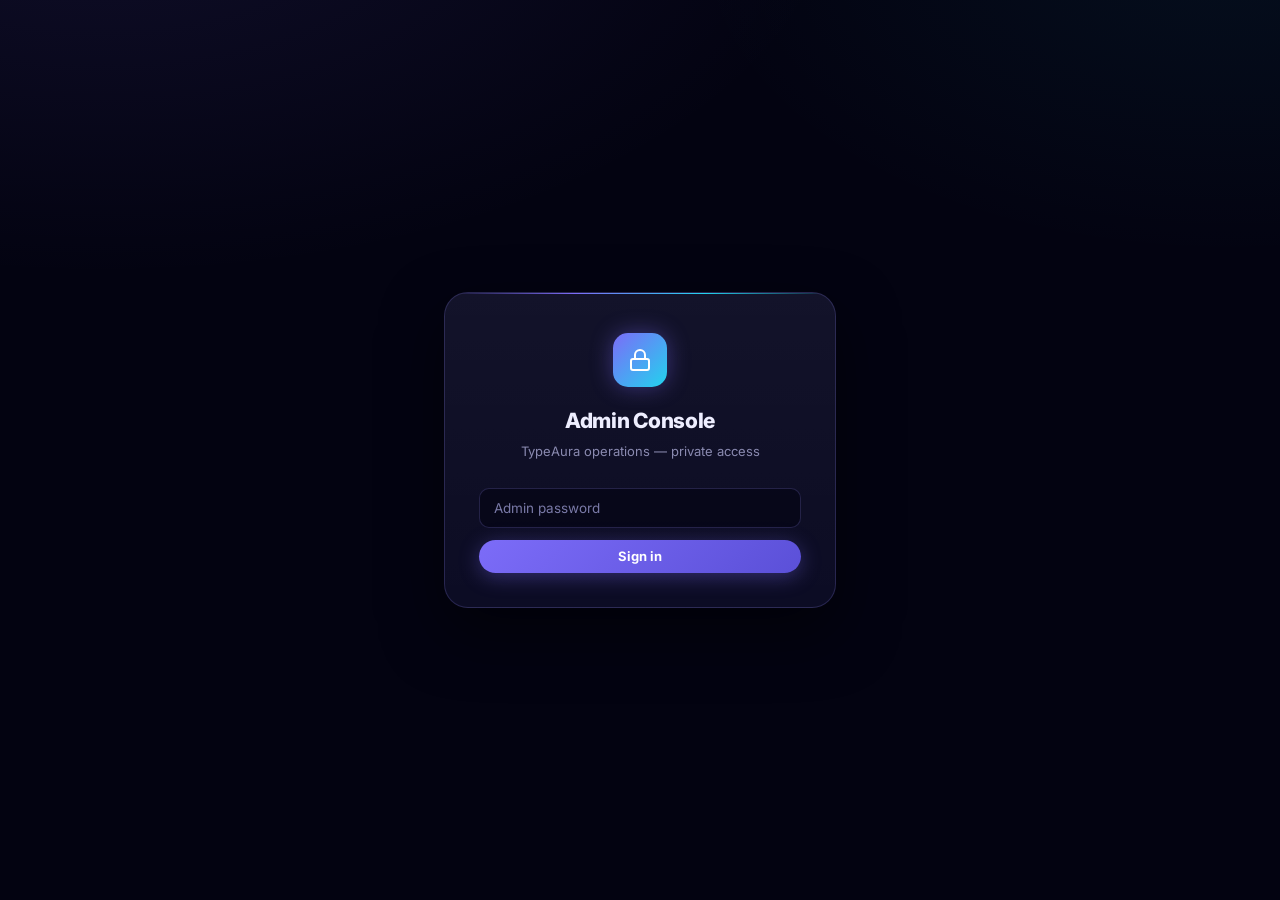
<file: admin.html>
<!DOCTYPE html>
<html lang="en">
<head>
  <meta charset="UTF-8" />
  <meta name="viewport" content="width=device-width, initial-scale=1.0" />
  <title>TypeAura Admin Console</title>
  <meta name="robots" content="noindex, nofollow" />
  <meta name="theme-color" content="#7C6CF8" />
  <link rel="icon" type="image/png" href="img/icon.png" />
  <link rel="preconnect" href="https://fonts.googleapis.com" />
  <link rel="preconnect" href="https://fonts.gstatic.com" crossorigin />
  <link href="https://fonts.googleapis.com/css2?family=Inter:wght@400;500;600;700;800&display=swap" rel="stylesheet" />
  <link rel="stylesheet" href="style.css" />
  <link rel="stylesheet" href="admin.css" />
</head>
<body>

<!-- ═══ Icon sprite ═══════════════════════════════════════════════
     Stroke icons replace the emoji the old console used as iconography.
     Referenced everywhere as <svg><use href="#i-name"/></svg>. -->
<svg width="0" height="0" style="position:absolute" aria-hidden="true" focusable="false">
  <defs>
    <g id="i-base" fill="none" stroke="currentColor" stroke-width="2" stroke-linecap="round" stroke-linejoin="round"></g>
  </defs>
  <symbol id="i-lock" viewBox="0 0 24 24" fill="none" stroke="currentColor" stroke-width="2" stroke-linecap="round" stroke-linejoin="round"><rect x="3" y="11" width="18" height="11" rx="2"/><path d="M7 11V7a5 5 0 0 1 10 0v4"/></symbol>
  <symbol id="i-keyboard" viewBox="0 0 24 24" fill="none" stroke="currentColor" stroke-width="2" stroke-linecap="round" stroke-linejoin="round"><rect x="2" y="5" width="20" height="14" rx="2"/><path d="M6 9h.01M10 9h.01M14 9h.01M18 9h.01M6 13h.01M18 13h.01M9 13h6"/></symbol>
  <symbol id="i-grid" viewBox="0 0 24 24" fill="none" stroke="currentColor" stroke-width="2" stroke-linecap="round" stroke-linejoin="round"><path d="M3 13h6v8H3zM3 3h6v6H3zM15 3h6v8h-6zM15 15h6v6h-6z"/></symbol>
  <symbol id="i-device" viewBox="0 0 24 24" fill="none" stroke="currentColor" stroke-width="2" stroke-linecap="round" stroke-linejoin="round"><rect x="5" y="2" width="14" height="20" rx="2"/><path d="M12 18h.01"/></symbol>
  <symbol id="i-sparkles" viewBox="0 0 24 24" fill="none" stroke="currentColor" stroke-width="2" stroke-linecap="round" stroke-linejoin="round"><path d="m12 3 1.9 5.1L19 10l-5.1 1.9L12 17l-1.9-5.1L5 10l5.1-1.9zM19 15l.9 2.1L22 18l-2.1.9L19 21l-.9-2.1L16 18l2.1-.9z"/></symbol>
  <symbol id="i-key" viewBox="0 0 24 24" fill="none" stroke="currentColor" stroke-width="2" stroke-linecap="round" stroke-linejoin="round"><circle cx="7.5" cy="15.5" r="5.5"/><path d="M11.4 11.6 21 2"/><path d="m15.5 7.5 3 3L22 7l-3-3"/></symbol>
  <symbol id="i-bug" viewBox="0 0 24 24" fill="none" stroke="currentColor" stroke-width="2" stroke-linecap="round" stroke-linejoin="round"><rect x="8" y="6" width="8" height="14" rx="4"/><path d="M8 12H3M21 12h-5M8 16l-4 2M20 18l-4-2M8 8 4 6M20 6l-4 2M9 6a3 3 0 0 1 6 0"/></symbol>
  <symbol id="i-rocket" viewBox="0 0 24 24" fill="none" stroke="currentColor" stroke-width="2" stroke-linecap="round" stroke-linejoin="round"><path d="M4.5 16.5c-1.5 1.3-2 5-2 5s3.7-.5 5-2c.7-.8.7-2.1 0-2.9a2 2 0 0 0-3 0zM12 15l-3-3a22 22 0 0 1 2-3.9A12.9 12.9 0 0 1 22 2a12.9 12.9 0 0 1-6.1 11 22 22 0 0 1-3.9 2z"/><path d="M9 12H4s.5-2.8 2-4c1.7-1.3 5 0 5 0M12 15v5s2.8-.5 4-2c1.3-1.7 0-5 0-5"/></symbol>
  <symbol id="i-search" viewBox="0 0 24 24" fill="none" stroke="currentColor" stroke-width="2" stroke-linecap="round" stroke-linejoin="round"><circle cx="11" cy="11" r="7"/><path d="m20 20-3.5-3.5"/></symbol>
  <symbol id="i-refresh" viewBox="0 0 24 24" fill="none" stroke="currentColor" stroke-width="2" stroke-linecap="round" stroke-linejoin="round"><path d="M21 12a9 9 0 1 1-2.6-6.4M21 3v6h-6"/></symbol>
  <symbol id="i-logout" viewBox="0 0 24 24" fill="none" stroke="currentColor" stroke-width="2" stroke-linecap="round" stroke-linejoin="round"><path d="M9 21H5a2 2 0 0 1-2-2V5a2 2 0 0 1 2-2h4M16 17l5-5-5-5M21 12H9"/></symbol>
  <symbol id="i-menu" viewBox="0 0 24 24" fill="none" stroke="currentColor" stroke-width="2" stroke-linecap="round" stroke-linejoin="round"><path d="M3 6h18M3 12h18M3 18h18"/></symbol>
  <symbol id="i-close" viewBox="0 0 24 24" fill="none" stroke="currentColor" stroke-width="2" stroke-linecap="round" stroke-linejoin="round"><path d="M18 6 6 18M6 6l12 12"/></symbol>
  <symbol id="i-check" viewBox="0 0 24 24" fill="none" stroke="currentColor" stroke-width="2.5" stroke-linecap="round" stroke-linejoin="round"><path d="m20 6-11 11-5-5"/></symbol>
  <symbol id="i-alert" viewBox="0 0 24 24" fill="none" stroke="currentColor" stroke-width="2" stroke-linecap="round" stroke-linejoin="round"><path d="M10.3 3.9 1.8 18a2 2 0 0 0 1.7 3h17a2 2 0 0 0 1.7-3L13.7 3.9a2 2 0 0 0-3.4 0z"/><path d="M12 9v4M12 17h.01"/></symbol>
  <symbol id="i-globe" viewBox="0 0 24 24" fill="none" stroke="currentColor" stroke-width="2" stroke-linecap="round" stroke-linejoin="round"><circle cx="12" cy="12" r="10"/><path d="M2 12h20M12 2a15.3 15.3 0 0 1 4 10 15.3 15.3 0 0 1-4 10 15.3 15.3 0 0 1-4-10 15.3 15.3 0 0 1 4-10z"/></symbol>
  <symbol id="i-users" viewBox="0 0 24 24" fill="none" stroke="currentColor" stroke-width="2" stroke-linecap="round" stroke-linejoin="round"><path d="M16 21v-2a4 4 0 0 0-4-4H6a4 4 0 0 0-4 4v2"/><circle cx="9" cy="7" r="4"/><path d="M22 21v-2a4 4 0 0 0-3-3.9"/></symbol>
  <symbol id="i-activity" viewBox="0 0 24 24" fill="none" stroke="currentColor" stroke-width="2" stroke-linecap="round" stroke-linejoin="round"><path d="M22 12h-4l-3 9L9 3l-3 9H2"/></symbol>
  <symbol id="i-zap" viewBox="0 0 24 24" fill="none" stroke="currentColor" stroke-width="2" stroke-linecap="round" stroke-linejoin="round"><path d="M13 2 3 14h9l-1 8 10-12h-9z"/></symbol>
  <symbol id="i-trash" viewBox="0 0 24 24" fill="none" stroke="currentColor" stroke-width="2" stroke-linecap="round" stroke-linejoin="round"><path d="M3 6h18M8 6V4a1 1 0 0 1 1-1h6a1 1 0 0 1 1 1v2M19 6l-1 14a2 2 0 0 1-2 2H8a2 2 0 0 1-2-2L5 6"/></symbol>
  <symbol id="i-card" viewBox="0 0 24 24" fill="none" stroke="currentColor" stroke-width="2" stroke-linecap="round" stroke-linejoin="round"><rect x="2" y="5" width="20" height="14" rx="2"/><path d="M2 10h20"/></symbol>
  <symbol id="i-shield" viewBox="0 0 24 24" fill="none" stroke="currentColor" stroke-width="2" stroke-linecap="round" stroke-linejoin="round"><path d="M12 22s8-4 8-10V5l-8-3-8 3v7c0 6 8 10 8 10z"/><path d="M12 8v4M12 16h.01"/></symbol>
  <symbol id="i-inbox" viewBox="0 0 24 24" fill="none" stroke="currentColor" stroke-width="2" stroke-linecap="round" stroke-linejoin="round"><path d="M22 12h-6l-2 3h-4l-2-3H2"/><path d="M5.5 5.1 2 12v6a2 2 0 0 0 2 2h16a2 2 0 0 0 2-2v-6l-3.5-6.9A2 2 0 0 0 16.7 4H7.3a2 2 0 0 0-1.8 1.1z"/></symbol>
  <symbol id="i-clock" viewBox="0 0 24 24" fill="none" stroke="currentColor" stroke-width="2" stroke-linecap="round" stroke-linejoin="round"><circle cx="12" cy="12" r="10"/><path d="M12 6v6l4 2"/></symbol>
  <symbol id="i-expand" viewBox="0 0 24 24" fill="none" stroke="currentColor" stroke-width="2" stroke-linecap="round" stroke-linejoin="round"><path d="M15 3h6v6M9 21H3v-6M21 3l-7 7M3 21l7-7"/></symbol>
  <symbol id="i-flag" viewBox="0 0 24 24" fill="none" stroke="currentColor" stroke-width="2" stroke-linecap="round" stroke-linejoin="round"><path d="M4 22V4a6 6 0 0 1 8 0 6 6 0 0 0 8 0v9a6 6 0 0 1-8 0 6 6 0 0 0-8 0"/></symbol>
  <symbol id="i-gif" viewBox="0 0 24 24" fill="none" stroke="currentColor" stroke-width="2" stroke-linecap="round" stroke-linejoin="round"><rect x="2" y="4" width="20" height="16" rx="2"/><path d="M11 10a2 2 0 1 0 0 4h1v-2M15 9v6M18 9h3M18 12h2.5"/></symbol>
</svg>

<!-- ═══ Login ══════════════════════════════════════════════════ -->
<div class="a-login" id="loginScreen">
  <div class="a-login-card">
    <div class="a-login-mark"><svg><use href="#i-lock"/></svg></div>
    <h1>Admin Console</h1>
    <p>TypeAura operations — private access</p>
    <form class="a-login-form" id="loginForm" autocomplete="off">
      <input type="password" class="a-input" id="adminPassword" placeholder="Admin password"
             aria-label="Admin password" autocomplete="current-password" />
      <p class="a-error-text a-hidden" id="loginError" role="alert"></p>
      <button type="submit" class="a-btn a-btn-primary" id="loginBtn" style="width:100%">Sign in</button>
    </form>
  </div>
</div>

<!-- ═══ App shell ══════════════════════════════════════════════ -->
<div class="a-app" id="app">

  <div class="a-nav-backdrop" id="navBackdrop" data-action="close-nav"></div>

  <aside class="a-sidebar" id="sidebar">
    <div class="a-brand">
      <div class="a-brand-mark"><svg><use href="#i-keyboard"/></svg></div>
      <div class="a-brand-text">
        <div class="a-brand-name">TypeAura</div>
        <div class="a-brand-sub">Admin</div>
      </div>
    </div>

    <nav class="a-nav" aria-label="Sections">
      <button class="a-nav-item is-active" data-section="overview"><svg><use href="#i-grid"/></svg><span>Overview</span></button>
      <button class="a-nav-item" data-section="devices"><svg><use href="#i-device"/></svg><span>Devices</span><span class="a-nav-count a-hidden" id="navCountDevices"></span></button>
      <button class="a-nav-item" data-section="aitools"><svg><use href="#i-sparkles"/></svg><span>AI Tools</span></button>
      <button class="a-nav-item" data-section="apikeys"><svg><use href="#i-key"/></svg><span>API Keys</span></button>
      <button class="a-nav-item" data-section="crashes"><svg><use href="#i-bug"/></svg><span>Crashes</span><span class="a-nav-count a-hidden" id="navCountCrashes"></span></button>
      <button class="a-nav-item" data-section="releases"><svg><use href="#i-rocket"/></svg><span>Releases</span></button>
    </nav>

    <div class="a-sidebar-foot">
      <div class="a-health" id="health" data-state="ok">
        <span class="a-health-dot"></span>
        <span id="healthText">Backend healthy</span>
      </div>
      <button class="a-btn a-btn-ghost" data-action="logout" style="width:100%">
        <svg><use href="#i-logout"/></svg><span>Sign out</span>
      </button>
    </div>
  </aside>

  <div class="a-main">
    <header class="a-topbar">
      <button class="a-icon-btn a-burger" data-action="toggle-nav" aria-label="Open navigation">
        <svg><use href="#i-menu"/></svg>
      </button>
      <h1 id="pageTitle">Overview</h1>
      <span class="a-stamp" id="stamp"></span>
      <button class="a-icon-btn" data-action="refresh" id="refreshBtn" aria-label="Refresh this section" title="Refresh this section">
        <svg><use href="#i-refresh"/></svg>
      </button>
    </header>

    <main class="a-content">

      <!-- ─── Overview ───────────────────────────────────────── -->
      <section class="a-section is-active" id="sec-overview">
        <div class="a-kpi-row">
          <article class="a-kpi">
            <div class="a-kpi-top"><span class="a-kpi-icon"><svg><use href="#i-users"/></svg></span><span class="a-kpi-label">Total Installs</span></div>
            <div class="a-kpi-value" id="k-total">—</div>
            <div class="a-kpi-foot" id="k-total-foot"></div>
          </article>
          <article class="a-kpi">
            <div class="a-kpi-top"><span class="a-kpi-icon"><svg><use href="#i-activity"/></svg></span><span class="a-kpi-label">Daily Active</span></div>
            <div class="a-kpi-value" id="k-dau">—</div>
            <div class="a-kpi-spark" id="k-dau-spark"></div>
          </article>
          <article class="a-kpi">
            <div class="a-kpi-top"><span class="a-kpi-icon"><svg><use href="#i-clock"/></svg></span><span class="a-kpi-label">Monthly Active</span></div>
            <div class="a-kpi-value" id="k-mau">—</div>
            <div class="a-kpi-foot" id="k-mau-foot"></div>
          </article>
          <article class="a-kpi">
            <div class="a-kpi-top"><span class="a-kpi-icon"><svg><use href="#i-zap"/></svg></span><span class="a-kpi-label">AI Tokens · 30d</span></div>
            <div class="a-kpi-value" id="k-tokens">—</div>
            <div class="a-kpi-spark" id="k-tokens-spark"></div>
          </article>
        </div>

        <div class="a-stat-strip">
          <div class="a-stat"><span class="a-stat-label">Weekly Active</span><span class="a-stat-value" id="k-wau">—</span></div>
          <div class="a-stat"><span class="a-stat-label">Total AI Uses</span><span class="a-stat-value" id="k-ai">—</span></div>
          <div class="a-stat"><span class="a-stat-label">Voice AI</span><span class="a-stat-value" id="k-voice">—</span></div>
          <div class="a-stat"><span class="a-stat-label">Lens Uses</span><span class="a-stat-value" id="k-lens">—</span></div>
          <div class="a-stat"><span class="a-stat-label">Keyboard Opens</span><span class="a-stat-value" id="k-kb">—</span></div>
          <div class="a-stat"><span class="a-stat-label">App Opens</span><span class="a-stat-value" id="k-app">—</span></div>
        </div>

        <div class="a-chart-grid">
          <section class="a-panel">
            <div class="a-panel-head">
              <h2>Daily active devices</h2>
              <div class="a-seg" role="group" aria-label="Chart range" id="activeRange">
                <button type="button" class="a-seg-btn" data-action="active-range" data-range="7" aria-pressed="false">7d</button>
                <button type="button" class="a-seg-btn is-active" data-action="active-range" data-range="30" aria-pressed="true">30d</button>
              </div>
            </div>
            <div class="a-panel-body"><div class="a-chart-wrap" id="chartActive"></div></div>
          </section>
          <section class="a-panel">
            <div class="a-panel-head"><h2>Plan mix</h2></div>
            <div class="a-panel-body"><div id="chartPlans"></div></div>
          </section>
        </div>

        <div class="a-chart-grid">
          <section class="a-panel">
            <div class="a-panel-head"><h2>AI tokens per day</h2><span class="a-chip a-chip-muted">Last 30 days</span></div>
            <div class="a-panel-body"><div class="a-chart-wrap" id="chartTokens"></div></div>
          </section>
          <section class="a-panel">
            <div class="a-panel-head">
              <h2>Devices by country</h2>
              <span class="a-chip a-chip-muted">Total · active 7d</span>
              <button type="button" class="a-btn a-btn-ghost a-btn-sm" data-action="open-readiness">
                <svg><use href="#i-expand"/></svg>All countries
              </button>
            </div>
            <div class="a-panel-body"><div id="countryPanel"></div></div>
          </section>
        </div>
      </section>

      <!-- ─── Devices ────────────────────────────────────────── -->
      <section class="a-section" id="sec-devices">
        <div class="a-panel">
          <div class="a-panel-head">
            <h2>All devices</h2>
            <div class="a-controls">
              <label class="a-search">
                <svg><use href="#i-search"/></svg>
                <input class="a-input" id="devSearch" placeholder="Search device name or ID…" aria-label="Search devices" />
              </label>
              <!-- Options past "All countries" are filled in from stats.countries
                   once Overview has loaded, so the list only ever offers codes
                   that actually exist in the data. -->
              <select class="a-select" id="devCountry" aria-label="Filter devices by country">
                <option value="">All countries</option>
              </select>
              <select class="a-select" id="devFilter" aria-label="Filter devices">
                <option value="">All users</option>
                <option value="active7d">Active 7d</option>
                <option value="active30d">Active 30d</option>
                <option value="enabled">Keyboard enabled</option>
                <option value="selected">Keyboard selected</option>
                <option value="plan_free">Plan: Free</option>
                <option value="plan_pro">Plan: Pro</option>
                <option value="plan_max">Plan: Max</option>
                <option value="plan_paid">Plan: Paid (active)</option>
                <option value="plan_byok">Plan: BYOK (legacy)</option>
                <option value="override_set">Has admin override</option>
              </select>
              <select class="a-select" id="devSort" aria-label="Sort devices">
                <option value="last_use_date">Sort: Last active</option>
                <option value="install_date">Sort: Install date</option>
                <option value="total_keyboard_opens">Sort: KB opens</option>
                <option value="total_app_opens">Sort: App opens</option>
              </select>
            </div>
          </div>
          <div class="a-table-scroll">
            <table class="a-table">
              <thead>
                <tr>
                  <th>Device</th><th>Plan</th><th>Country</th><th>Android</th>
                  <th>Installed</th><th>Last active</th>
                  <th class="a-right">App</th><th class="a-right">Keyboard</th><th class="a-right">Tokens</th>
                  <th>Enabled</th><th>Default</th><th>Theme</th>
                </tr>
              </thead>
              <tbody id="devBody"></tbody>
            </table>
          </div>
          <div class="a-pager" id="devPager"></div>
        </div>
      </section>

      <!-- ─── AI Tools ───────────────────────────────────────── -->
      <section class="a-section" id="sec-aitools">
        <div class="a-panel">
          <div class="a-panel-head">
            <h2>AI tool usage per device</h2>
            <div class="a-controls">
              <label class="a-search">
                <svg><use href="#i-search"/></svg>
                <input class="a-input" id="aiSearch" placeholder="Search device…" aria-label="Search devices" />
              </label>
              <select class="a-select" id="aiSort" aria-label="Sort by tool">
                <option value="total_ai_uses">Sort: Keyboard AI</option>
                <option value="total_voice_ai_uses">Sort: Voice AI</option>
                <option value="total_lens_translate">Sort: Lens translate</option>
                <option value="total_lens_reply">Sort: Lens reply</option>
              </select>
            </div>
          </div>
          <div class="a-legend" id="aiLegend"></div>
          <div class="a-table-scroll">
            <table class="a-table">
              <thead>
                <tr>
                  <th>Device</th><th>Keyboard AI</th><th>Voice AI</th>
                  <th>Lens translate</th><th>Lens reply</th><th>Top tool</th><th class="a-right">Total</th>
                </tr>
              </thead>
              <tbody id="aiBody"></tbody>
            </table>
          </div>
          <div class="a-pager" id="aiPager"></div>
        </div>
      </section>

      <!-- ─── API Keys ───────────────────────────────────────── -->
      <section class="a-section" id="sec-apikeys">
        <div class="a-panel">
          <div class="a-panel-head">
            <h2>Groq key health</h2>
            <p class="a-sub">Each check live-tests every key against Groq from the server — the browser can't call Groq directly.</p>
            <div class="a-controls">
              <button class="a-btn a-btn-ghost a-btn-sm" data-action="check-keys" id="checkKeysBtn"><svg><use href="#i-zap"/></svg>Run health check</button>
              <button class="a-btn a-btn-ghost a-btn-sm" data-action="check-limits" id="checkLimitsBtn"><svg><use href="#i-shield"/></svg>Refresh limit status</button>
            </div>
          </div>
          <div class="a-panel-body">
            <div class="a-key-chips" id="keySummary" style="margin-bottom:14px"></div>
            <div class="a-key-grid" id="keyGrid"></div>
          </div>
        </div>
      </section>

      <!-- ─── Crashes ────────────────────────────────────────── -->
      <section class="a-section" id="sec-crashes">
        <div class="a-stat-strip" id="crashStats" style="grid-template-columns:repeat(3,minmax(0,1fr))">
          <div class="a-stat"><span class="a-stat-label">Crash groups</span><span class="a-stat-value" id="c-groups">—</span></div>
          <div class="a-stat"><span class="a-stat-label">Occurrences (page)</span><span class="a-stat-value" id="c-occ">—</span></div>
          <div class="a-stat"><span class="a-stat-label">Devices affected (page)</span><span class="a-stat-value" id="c-dev">—</span></div>
        </div>
        <div class="a-panel">
          <div class="a-panel-head">
            <h2>Crash groups</h2>
            <div class="a-controls">
              <label class="a-search">
                <svg><use href="#i-search"/></svg>
                <input class="a-input" id="crashSearch" placeholder="Search error message…" aria-label="Search crashes" />
              </label>
              <select class="a-select" id="crashSort" aria-label="Sort crashes">
                <option value="last_seen">Sort: Last seen</option>
                <option value="occurrences">Sort: Occurrences</option>
                <option value="first_seen">Sort: First seen</option>
              </select>
            </div>
          </div>
          <div class="a-table-scroll">
            <table class="a-table">
              <thead>
                <tr><th>Error</th><th>Type</th><th class="a-right">Count</th><th class="a-right">Devices</th><th>Last seen</th><th>First seen</th></tr>
              </thead>
              <tbody id="crashBody"></tbody>
            </table>
          </div>
          <div class="a-pager" id="crashPager"></div>
        </div>
      </section>

      <!-- ─── Releases & config ──────────────────────────────── -->
      <section class="a-section" id="sec-releases">
        <div class="a-kpi-row" style="grid-template-columns:minmax(0,1fr)">
          <article class="a-kpi">
            <div class="a-kpi-top"><span class="a-kpi-icon"><svg><use href="#i-rocket"/></svg></span><span class="a-kpi-label">Current live version</span></div>
            <div class="a-kpi-value" id="liveVersion">—</div>
            <div class="a-kpi-foot" id="liveMeta"></div>
          </article>
        </div>

        <section class="a-panel">
          <div class="a-panel-head">
            <h2>Publish an update</h2>
            <p class="a-sub">Notifies every installed device on its next check.</p>
          </div>
          <div class="a-panel-body">
            <div class="a-form-grid">
              <label class="a-field">
                <span class="a-field-label">Version <span class="a-req">*</span></span>
                <input class="a-input" id="uvVersion" placeholder="e.g. 3.0.1" inputmode="decimal" />
              </label>
              <label class="a-field">
                <span class="a-field-label">Title <span class="a-req">*</span></span>
                <input class="a-input" id="uvTitle" placeholder="e.g. Speed &amp; stability" />
              </label>
              <label class="a-field">
                <span class="a-field-label">Highlights</span>
                <textarea class="a-textarea" id="uvHighlights" rows="5" placeholder="New AI shortcut&#10;Faster keyboard&#10;Bug fixes"></textarea>
                <span class="a-field-hint">One per line. Blank lines are dropped.</span>
              </label>
              <div class="a-form-foot">
                <button class="a-btn a-btn-primary" data-action="publish"><svg><use href="#i-rocket"/></svg>Publish update</button>
                <span class="a-action-status" id="uvStatus"></span>
              </div>
            </div>
          </div>
        </section>

        <section class="a-panel">
          <div class="a-panel-head">
            <h2>Remote config</h2>
            <p class="a-sub">Feature switches applied on each device's next ping — no app release needed.</p>
          </div>
          <div class="a-panel-body">

            <div class="a-switch-row">
              <div class="a-switch-copy">
                <div class="a-switch-title">Paid plans <span class="a-chip a-chip-info">Pro &amp; Max</span></div>
                <p class="a-switch-desc">
                  One switch covers both paid tiers. When off, both cards show “Coming Soon” with a
                  Notify-me button. When on, Pro (₹299 / ₹2,249) and Max (₹499 / ₹3,749) become
                  purchasable — the Google Play service-account creds must already be set in
                  Vercel or checkout fails.
                </p>
              </div>
              <div class="a-switch-side">
                <span class="a-switch-state" id="premiumState">—</span>
                <button class="a-switch" id="premiumSwitch" role="switch" aria-checked="false" aria-label="Paid plans" data-action="toggle-premium"></button>
              </div>
            </div>

            <div class="a-switch-row">
              <div class="a-switch-copy">
                <div class="a-switch-title">GIF keyboard</div>
                <p class="a-switch-desc">
                  Global kill-switch for the GIF tab in the emoji panel. When off, <code>/api/gif</code>
                  stops serving and the tab shows “GIFs unavailable”. Needs a Giphy key in Vercel to work at all.
                </p>
              </div>
              <div class="a-switch-side">
                <span class="a-switch-state" id="gifState">—</span>
                <button class="a-switch" id="gifSwitch" role="switch" aria-checked="false" aria-label="GIF keyboard" data-action="toggle-gif"></button>
              </div>
            </div>

            <div class="a-switch-row">
              <div class="a-switch-copy">
                <div class="a-switch-title">Bring Your Own Key <span class="a-chip a-chip-muted">legacy</span></div>
                <p class="a-switch-desc">
                  BYOK was removed from the app — this only reaches old builds still in the wild (≤ v2.0.x).
                  When off, those users fall back to the Free quota. Stored keys are kept.
                </p>
              </div>
              <div class="a-switch-side">
                <span class="a-switch-state" id="byokState">—</span>
                <button class="a-switch" id="byokSwitch" role="switch" aria-checked="false" aria-label="Bring your own key" data-action="toggle-byok"></button>
              </div>
            </div>

            <div class="a-switch-row">
              <div class="a-switch-copy">
                <div class="a-switch-title">Gated AI tools</div>
                <p class="a-switch-desc">
                  Tools selected here are locked behind a paid plan for every device. Leave all off to keep
                  the whole AI suite available on the Free tier.
                </p>
                <div class="a-pill-set" id="gatedTools"></div>
              </div>
            </div>

            <p class="a-action-status" id="configStatus" style="margin-top:14px"></p>
          </div>
        </section>
      </section>

    </main>
  </div>
</div>

<!-- ═══ Drawer ═════════════════════════════════════════════════ -->
<div class="a-scrim" id="scrim" data-action="close-drawer"></div>
<aside class="a-drawer" id="drawer" role="dialog" aria-modal="true" aria-labelledby="drawerTitle" aria-hidden="true">
  <div class="a-drawer-head">
    <h2 id="drawerTitle">Details</h2>
    <button class="a-icon-btn" data-action="close-drawer" aria-label="Close details"><svg><use href="#i-close"/></svg></button>
  </div>
  <div class="a-drawer-body" id="drawerBody"></div>
</aside>

<!-- ═══ Country readiness board ════════════════════════════════
     Full-screen because it is a checklist of every country on earth, not a
     chart: 250 rows only become scannable when they can spread across the
     whole viewport in columns. -->
<div class="a-full" id="readiness" role="dialog" aria-modal="true" aria-labelledby="readyTitle" aria-hidden="true">
  <header class="a-full-head">
    <div class="a-full-title">
      <svg class="a-full-icon"><use href="#i-flag"/></svg>
      <div>
        <h2 id="readyTitle">Country readiness</h2>
        <p class="a-full-sub" id="readySub">Tick a country once the app and the keyboard are ready for it.</p>
      </div>
    </div>
    <div class="a-full-status a-action-status" id="readyStatus"></div>
    <button class="a-icon-btn" data-action="close-readiness" aria-label="Close country readiness"><svg><use href="#i-close"/></svg></button>
  </header>

  <div class="a-full-tools">
    <label class="a-search">
      <svg><use href="#i-search"/></svg>
      <input type="search" class="a-input" id="readySearch" placeholder="Search country or code…" autocomplete="off">
    </label>
    <div class="a-seg" role="group" aria-label="Filter countries" id="readyFilter">
      <button type="button" class="a-seg-btn is-active" data-action="ready-filter" data-filter="all" aria-pressed="true">All</button>
      <button type="button" class="a-seg-btn" data-action="ready-filter" data-filter="ready" aria-pressed="false">Ready</button>
      <button type="button" class="a-seg-btn" data-action="ready-filter" data-filter="pending" aria-pressed="false">Not ready</button>
      <button type="button" class="a-seg-btn" data-action="ready-filter" data-filter="devices" aria-pressed="false">Has devices</button>
    </div>
    <div class="a-ready-count" id="readyCount"></div>
  </div>

  <div class="a-full-body"><div class="a-ready-grid" id="readyGrid"></div></div>
</div>

<!-- ═══ Confirm dialog ═════════════════════════════════════════ -->
<div class="a-dialog" id="dialog" role="alertdialog" aria-modal="true" aria-labelledby="dialogTitle" aria-hidden="true">
  <div class="a-dialog-box">
    <h2 id="dialogTitle">Are you sure?</h2>
    <p id="dialogText"></p>
    <div class="a-dialog-actions">
      <button class="a-btn a-btn-ghost" data-action="dialog-cancel">Cancel</button>
      <button class="a-btn a-btn-primary" id="dialogConfirm">Confirm</button>
    </div>
  </div>
</div>

<div class="a-toasts" id="toasts" role="status" aria-live="polite"></div>

<script src="admin.js"></script>
</body>
</html>
</file>
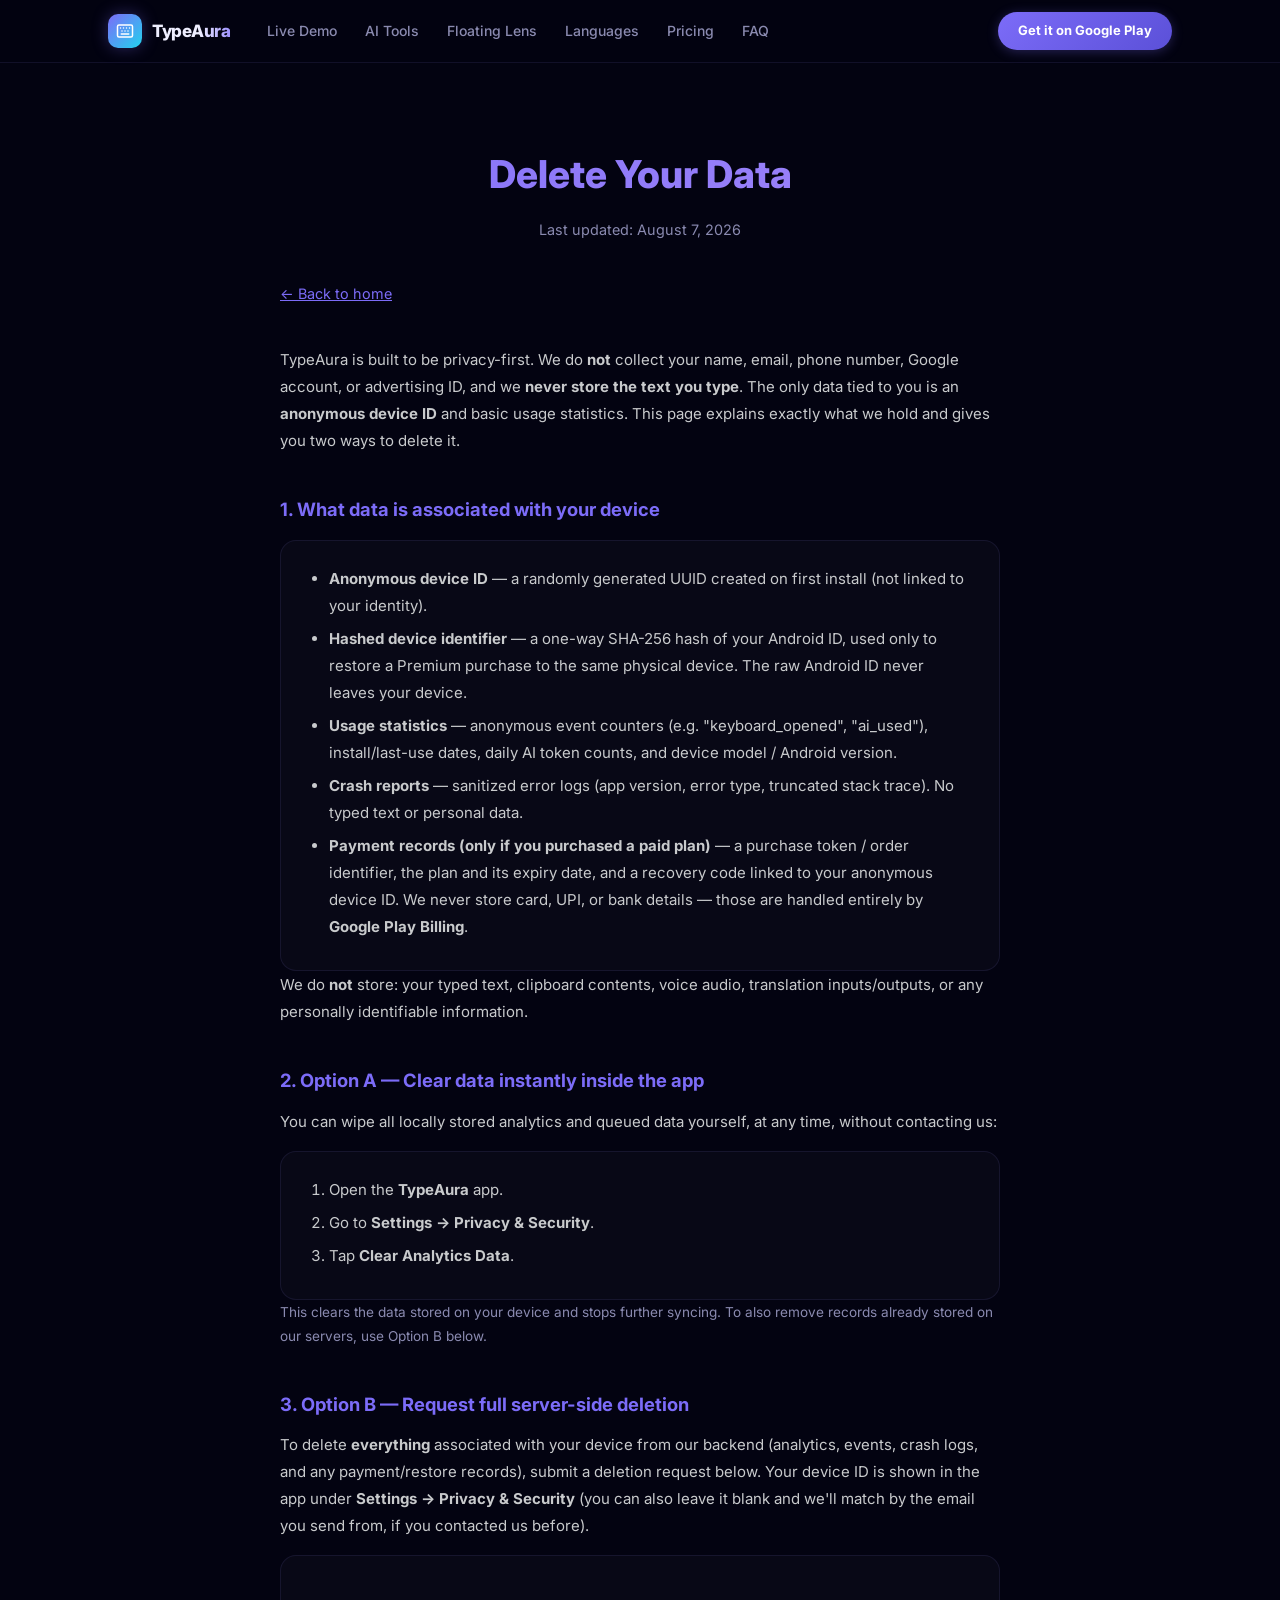
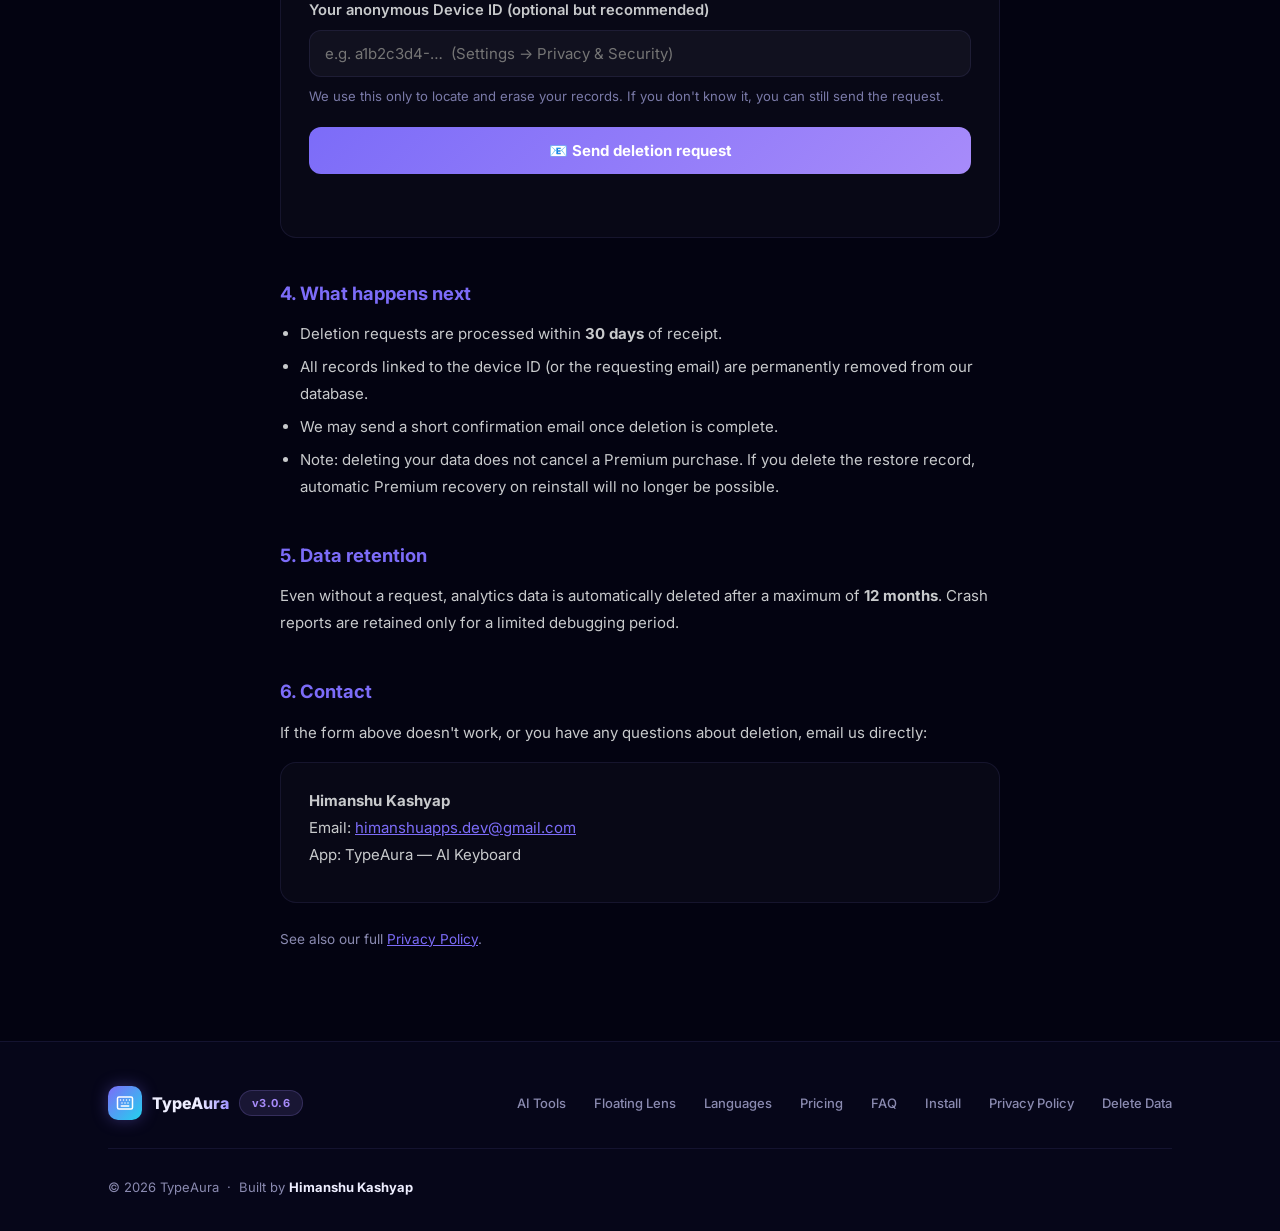
<file: delete-data.html>
<!DOCTYPE html>
<html lang="en">
<head>
  <meta charset="UTF-8" />
  <meta name="viewport" content="width=device-width, initial-scale=1.0" />
  <title>Delete Your Data — TypeAura AI Keyboard</title>
  <meta name="description" content="Request deletion of all data associated with your TypeAura device. TypeAura stores only an anonymous device ID and usage stats — never your typed text. Clear data in-app or request full deletion here." />
  <meta name="robots" content="index, follow" />
  <link rel="canonical" href="https://typeaura.indevs.in/delete-data" />
  <link rel="icon" type="image/png" sizes="32x32" href="img/favicon-32.png" />
  <link rel="manifest" href="site.webmanifest" />
  <link rel="apple-touch-icon" href="img/apple-touch-icon.png" />
  <meta name="theme-color" content="#7C6CF8" />
  <link rel="preconnect" href="https://fonts.googleapis.com" />
  <link rel="preconnect" href="https://fonts.gstatic.com" crossorigin />
  <link href="https://fonts.googleapis.com/css2?family=Inter:wght@400;500;600;700;800&display=swap" rel="stylesheet" />
  <meta property="og:type" content="website" />
  <meta property="og:site_name" content="TypeAura" />
  <meta property="og:title" content="Delete Your Data — TypeAura AI Keyboard" />
  <meta property="og:description" content="Request deletion of all data associated with your TypeAura device, or clear it yourself inside the app." />
  <meta property="og:url" content="https://typeaura.indevs.in/delete-data" />
  <meta property="og:image" content="https://typeaura.indevs.in/img/og-image.png" />
  <meta property="og:image:width" content="1200" />
  <meta property="og:image:height" content="630" />
  <meta property="og:image:alt" content="TypeAura — AI Keyboard for Hinglish, Hindi and better English" />
  <meta property="og:locale" content="en_IN" />
  <meta name="twitter:card" content="summary_large_image" />
  <meta name="twitter:title" content="Delete Your Data — TypeAura AI Keyboard" />
  <meta name="twitter:description" content="Request deletion of all data associated with your TypeAura device, or clear it yourself inside the app." />
  <meta name="twitter:image" content="https://typeaura.indevs.in/img/og-image.png" />
  <link rel="stylesheet" href="style.css" />
</head>
<body>

  <a href="#main" class="skip-link">Skip to content</a>
  <div class="scroll-progress" id="scrollProgress"></div>

  <!-- @partial:navbar v1 — canonical copy is index.html. Keep in sync. -->
  <header>
    <nav class="navbar" aria-label="Main">
      <div class="nav-inner">
        <a class="nav-logo" href="/">
          <div class="logo-emoji"><svg class="icon" viewBox="0 0 24 24" aria-hidden="true" focusable="false"><g fill="none" stroke="currentColor" stroke-linecap="round" stroke-linejoin="round" stroke-width="2"><path d="M10 8h.01M12 12h.01M14 8h.01M16 12h.01M18 8h.01M6 8h.01M7 16h10m-9-4h.01"/><rect width="20" height="16" x="2" y="4" rx="2"/></g></svg></div>
          <span class="logo-text">TypeAura</span>
        </a>
        <div class="nav-links">
          <a href="/demo">Live Demo</a>
          <a href="/#ai-tools">AI Tools</a>
          <a href="/#lens">Floating Lens</a>
          <a href="/#languages">Languages</a>
          <a href="/#pricing">Pricing</a>
          <a href="/#faq">FAQ</a>
        </div>
        <a href="https://play.google.com/store/apps/details?id=com.typeaura.app" class="btn-nav" target="_blank" rel="noopener">Get it on Google Play</a>
        <button class="hamburger" id="hamburger" aria-label="Menu" aria-expanded="false" aria-controls="mobileNav">
          <span></span><span></span><span></span>
        </button>
      </div>
    </nav>
  </header>

  <div class="mobile-nav" id="mobileNav" role="navigation" aria-label="Mobile">
    <a href="/demo"        class="mobile-nav-link">Live Demo</a>
    <a href="/#ai-tools"   class="mobile-nav-link">AI Tools</a>
    <a href="/#lens"       class="mobile-nav-link">Floating Lens</a>
    <a href="/#pricing"    class="mobile-nav-link">Pricing</a>
    <a href="/#faq"        class="mobile-nav-link">FAQ</a>
    <a href="/#install"    class="mobile-nav-link">How to Install</a>
    <a href="https://play.google.com/store/apps/details?id=com.typeaura.app" class="mobile-download" target="_blank" rel="noopener">Get it on Google Play</a>
  </div>

  <main id="main">

  <!-- HERO -->
  <section class="privacy-hero container">
    <h1>Delete Your Data</h1>
    <p class="updated">Last updated: August 7, 2026</p>
  </section>

  <!-- BODY -->
  <div class="privacy-body">

    <a href="/" class="back-link">← Back to home</a>

    <p>TypeAura is built to be privacy-first. We do <strong>not</strong> collect your name, email, phone number, Google account, or advertising ID, and we <strong>never store the text you type</strong>. The only data tied to you is an <strong>anonymous device ID</strong> and basic usage statistics. This page explains exactly what we hold and gives you two ways to delete it.</p>

    <h2>1. What data is associated with your device</h2>
    <div class="privacy-card">
      <ul>
        <li><strong>Anonymous device ID</strong> — a randomly generated UUID created on first install (not linked to your identity).</li>
        <li><strong>Hashed device identifier</strong> — a one-way SHA-256 hash of your Android ID, used only to restore a Premium purchase to the same physical device. The raw Android ID never leaves your device.</li>
        <li><strong>Usage statistics</strong> — anonymous event counters (e.g. "keyboard_opened", "ai_used"), install/last-use dates, daily AI token counts, and device model / Android version.</li>
        <li><strong>Crash reports</strong> — sanitized error logs (app version, error type, truncated stack trace). No typed text or personal data.</li>
        <li><strong>Payment records (only if you purchased a paid plan)</strong> — a purchase token / order identifier, the plan and its expiry date, and a recovery code linked to your anonymous device ID. We never store card, UPI, or bank details — those are handled entirely by <strong>Google Play Billing</strong>.</li>
      </ul>
    </div>
    <p>We do <strong>not</strong> store: your typed text, clipboard contents, voice audio, translation inputs/outputs, or any personally identifiable information.</p>

    <h2>2. Option A — Clear data instantly inside the app</h2>
    <p>You can wipe all locally stored analytics and queued data yourself, at any time, without contacting us:</p>
    <div class="privacy-card">
      <ol>
        <li>Open the <strong>TypeAura</strong> app.</li>
        <li>Go to <strong>Settings → Privacy &amp; Security</strong>.</li>
        <li>Tap <strong>Clear Analytics Data</strong>.</li>
      </ol>
    </div>
    <p class="hint" style="color:var(--text2);font-size:0.85rem;">This clears the data stored on your device and stops further syncing. To also remove records already stored on our servers, use Option B below.</p>

    <h2>3. Option B — Request full server-side deletion</h2>
    <p>To delete <strong>everything</strong> associated with your device from our backend (analytics, events, crash logs, and any payment/restore records), submit a deletion request below. Your device ID is shown in the app under <strong>Settings → Privacy &amp; Security</strong> (you can also leave it blank and we'll match by the email you send from, if you contacted us before).</p>

    <div class="privacy-card">
      <form class="delete-form" id="deleteForm" onsubmit="return false;">
        <label for="deviceId">Your anonymous Device ID (optional but recommended)</label>
        <input type="text" id="deviceId" name="deviceId" placeholder="e.g. a1b2c3d4-…  (Settings → Privacy &amp; Security)" autocomplete="off" />
        <p class="hint">We use this only to locate and erase your records. If you don't know it, you can still send the request.</p>
        <button type="submit" class="delete-btn" id="submitBtn">📧 Send deletion request</button>
        <p class="form-msg" id="formMsg" role="status" aria-live="polite"></p>
      </form>
    </div>

    <h2>4. What happens next</h2>
    <ul>
      <li>Deletion requests are processed within <strong>30 days</strong> of receipt.</li>
      <li>All records linked to the device ID (or the requesting email) are permanently removed from our database.</li>
      <li>We may send a short confirmation email once deletion is complete.</li>
      <li>Note: deleting your data does not cancel a Premium purchase. If you delete the restore record, automatic Premium recovery on reinstall will no longer be possible.</li>
    </ul>

    <h2>5. Data retention</h2>
    <p>Even without a request, analytics data is automatically deleted after a maximum of <strong>12 months</strong>. Crash reports are retained only for a limited debugging period.</p>

    <h2>6. Contact</h2>
    <p>If the form above doesn't work, or you have any questions about deletion, email us directly:</p>
    <div class="privacy-card">
      <p><strong>Himanshu Kashyap</strong><br />
      Email: <a href="mailto:himanshuapps.dev@gmail.com?subject=TypeAura%20Data%20Deletion%20Request">himanshuapps.dev@gmail.com</a><br />
      App: TypeAura — AI Keyboard</p>
    </div>

    <p style="margin-top:24px;font-size:0.85rem;color:var(--text2);">See also our full <a href="privacy.html">Privacy Policy</a>.</p>

  </div>

  <!-- FOOTER -->
  </main>

  <!-- @partial:footer v1 — canonical copy is index.html. Keep in sync. -->
  <footer class="footer">
    <div class="container">
      <div class="footer-top">
        <div class="footer-brand">
          <div class="logo-emoji"><svg class="icon" viewBox="0 0 24 24" aria-hidden="true" focusable="false"><g fill="none" stroke="currentColor" stroke-linecap="round" stroke-linejoin="round" stroke-width="2"><path d="M10 8h.01M12 12h.01M14 8h.01M16 12h.01M18 8h.01M6 8h.01M7 16h10m-9-4h.01"/><rect width="20" height="16" x="2" y="4" rx="2"/></g></svg></div>
          <span class="logo-text" style="font-weight:800; font-size:16px;">TypeAura</span>
          <span class="footer-badge">v3.0.6</span>
        </div>
        <div class="footer-links">
          <a href="/#ai-tools">AI Tools</a>
          <a href="/#lens">Floating Lens</a>
          <a href="/#languages">Languages</a>
          <a href="/#pricing">Pricing</a>
          <a href="/#faq">FAQ</a>
          <a href="/#install">Install</a>
          <a href="/privacy">Privacy Policy</a>
          <a href="/delete-data">Delete Data</a>
        </div>
      </div>
      <div class="footer-divider"></div>
      <div class="footer-bottom">
        <p>© 2026 TypeAura &nbsp;·&nbsp; Built by <strong>Himanshu Kashyap</strong></p>
      </div>
    </div>
  </footer>

  <script src="site.js"></script>
  <script>
    const DELETE_EMAIL = 'himanshuapps.dev@gmail.com';
    document.getElementById('deleteForm')?.addEventListener('submit', function () {
      const id = document.getElementById('deviceId').value.trim();
      const msg = document.getElementById('formMsg');
      const subject = encodeURIComponent('TypeAura Data Deletion Request');
      const body = encodeURIComponent(
        'I request deletion of all data associated with my TypeAura device.\n\n' +
        'Device ID: ' + (id || '(not provided)') + '\n\n' +
        'Please delete all analytics, events, crash logs, and payment/restore records linked to this device, and confirm once done. Thank you.'
      );
      window.location.href = 'mailto:' + DELETE_EMAIL + '?subject=' + subject + '&body=' + body;
      msg.className = 'form-msg ok';
      msg.textContent = 'Opening your email app… if nothing happens, email ' + DELETE_EMAIL + ' directly.';
    });
  </script>

</body>
</html>
</file>
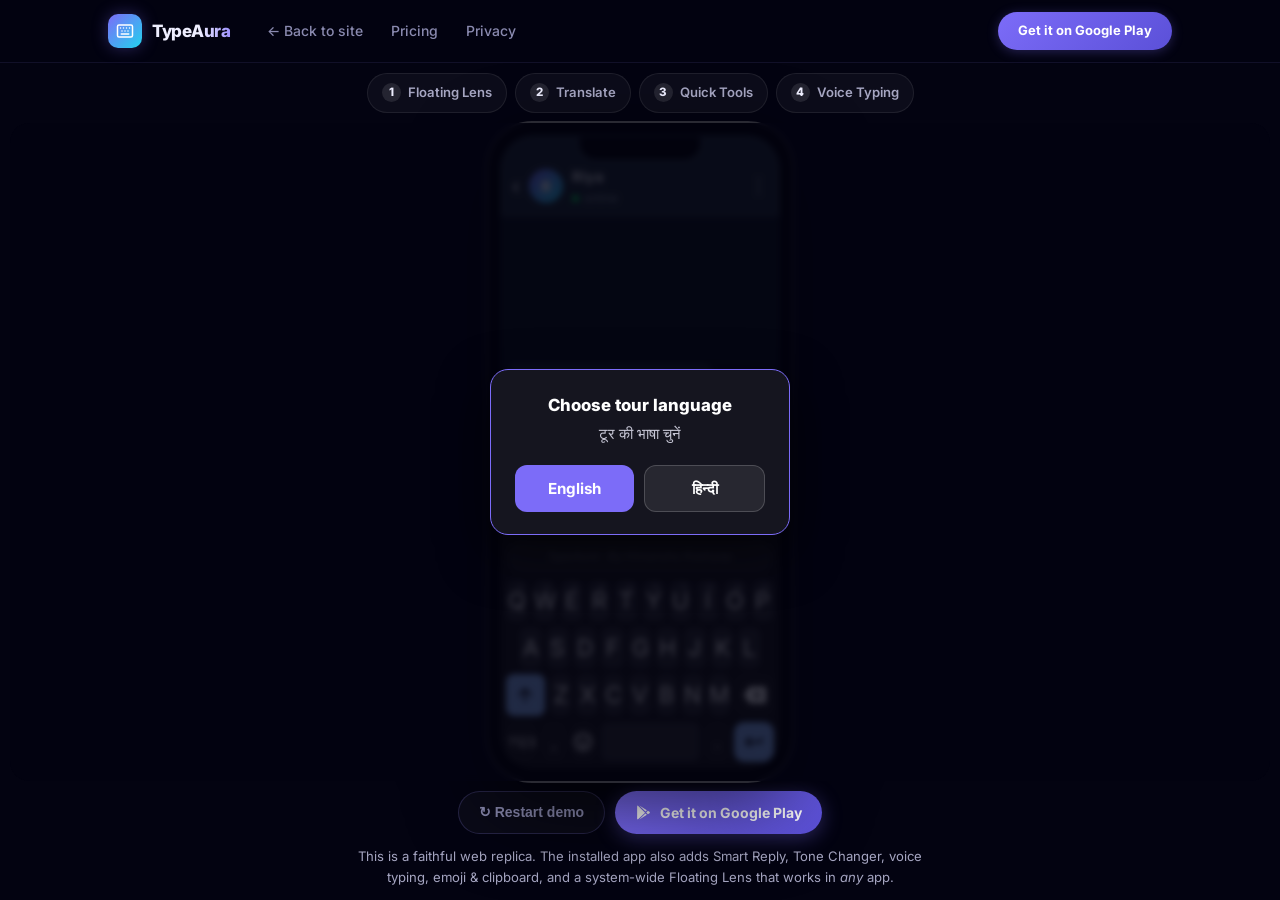
<file: demo.html>
<!DOCTYPE html>
<html lang="en">
<head>
  <meta charset="UTF-8" />
  <meta name="viewport" content="width=device-width, initial-scale=1.0" />

  <title>Try TypeAura Live — Interactive AI Keyboard Demo</title>
  <meta name="description" content="Try the TypeAura AI keyboard right in your browser — no install needed. A guided live demo of the Floating Lens, Hinglish ↔ English translation, Email Composer and Live Translate, powered by real GPT-OSS 120B." />
  <meta name="robots" content="index, follow" />
  <meta name="theme-color" content="#7C6CF8" />
  <link rel="canonical" href="https://typeaura.indevs.in/demo" />

  <link rel="icon" type="image/png" sizes="32x32" href="img/favicon-32.png" />
  <link rel="manifest" href="site.webmanifest" />
  <link rel="apple-touch-icon" href="img/apple-touch-icon.png" />

  <link rel="preconnect" href="https://fonts.googleapis.com" />
  <link rel="preconnect" href="https://fonts.gstatic.com" crossorigin />
  <link href="https://fonts.googleapis.com/css2?family=Inter:wght@400;500;600;700;800;900&display=swap" rel="stylesheet" />
  <meta property="og:type" content="website" />
  <meta property="og:site_name" content="TypeAura" />
  <meta property="og:title" content="Try TypeAura Live — Interactive AI Keyboard Demo" />
  <meta property="og:description" content="Try the TypeAura AI keyboard right in your browser — no install needed. Guided live demo powered by real GPT-OSS 120B." />
  <meta property="og:url" content="https://typeaura.indevs.in/demo" />
  <meta property="og:image" content="https://typeaura.indevs.in/img/og-image.png" />
  <meta property="og:image:width" content="1200" />
  <meta property="og:image:height" content="630" />
  <meta property="og:image:alt" content="TypeAura — AI Keyboard for Hinglish, Hindi and better English" />
  <meta property="og:locale" content="en_IN" />
  <meta name="twitter:card" content="summary_large_image" />
  <meta name="twitter:title" content="Try TypeAura Live — Interactive AI Keyboard Demo" />
  <meta name="twitter:description" content="Try the TypeAura AI keyboard right in your browser — no install needed. Guided live demo powered by real GPT-OSS 120B." />
  <meta name="twitter:image" content="https://typeaura.indevs.in/img/og-image.png" />
  <link rel="stylesheet" href="style.css" />
  <link rel="stylesheet" href="demo.css" />
</head>
<body class="demo-body">

  <!-- ═══════════════════════ NAVBAR ═══════════════════════ -->
  <nav class="navbar">
    <div class="nav-inner">
      <a href="/" class="nav-logo">
        <div class="logo-emoji"><svg class="icon" viewBox="0 0 24 24" aria-hidden="true" focusable="false"><g fill="none" stroke="currentColor" stroke-linecap="round" stroke-linejoin="round" stroke-width="2"><path d="M10 8h.01M12 12h.01M14 8h.01M16 12h.01M18 8h.01M6 8h.01M7 16h10m-9-4h.01"/><rect width="20" height="16" x="2" y="4" rx="2"/></g></svg></div>
        <span class="logo-text">TypeAura</span>
      </a>
      <div class="nav-links">
        <a href="/">← Back to site</a>
        <a href="/#pricing">Pricing</a>
        <a href="/privacy">Privacy</a>
      </div>
      <a href="https://play.google.com/store/apps/details?id=com.typeaura.app" class="btn-nav" target="_blank" rel="noopener">Get it on Google Play</a>
    </div>
  </nav>

  <!-- ═══════════════════════ DEMO ═══════════════════════ -->
  <main class="demo-main">
    <header class="demo-head">
      <div class="hero-badge">
        <span class="badge-dot"></span>
        Live · No install · Real GPT-OSS&nbsp;120B
      </div>
      <h1 class="demo-title">Try TypeAura <span class="gradient-text">right here</span></h1>
      <p class="demo-sub">
        A real, working TypeAura keyboard inside a sample chat. Follow the guide to try the
        Floating Lens, Hinglish ↔ English translation, Email Composer and Live Translate —
        every result is generated live by AI.
      </p>

      <!-- progress chips -->
      <ol class="demo-steps" id="demoSteps">
        <li class="demo-step-chip" data-chip="0"><span class="chip-num">1</span> Floating Lens</li>
        <li class="demo-step-chip" data-chip="1"><span class="chip-num">2</span> Translate</li>
        <li class="demo-step-chip" data-chip="2"><span class="chip-num">3</span> Quick Tools</li>
        <li class="demo-step-chip" data-chip="3"><span class="chip-num">4</span> Voice Typing</li>
      </ol>
    </header>

    <!-- ───────────── stage: phone mockup ───────────── -->
    <div class="demo-stage" id="demoStage">
      <div class="phone-mockup">
        <div class="phone-notch"></div>
        <div class="phone-screen">

          <!-- WhatsApp-style chat -->
          <div class="chat-app">
            <div class="chat-header">
              <button class="chat-back" aria-hidden="true">‹</button>
              <div class="chat-avatar">R</div>
              <div class="chat-peer">
                <div class="chat-peer-name">Riya</div>
                <div class="chat-peer-status"><span class="online-dot"></span> online</div>
              </div>
              <div class="chat-actions" aria-hidden="true">⋮</div>
            </div>

            <div class="chat-body" id="chatBody"><!-- bubbles injected by JS --></div>

            <div class="chat-inputbar">
              <div class="chat-input" id="chatInput">
                <span class="chat-input-text" id="chatInputText"></span>
                <span class="chat-input-placeholder" id="chatInputPlaceholder">Message</span>
                <span class="chat-caret"></span>
              </div>
            </div>
          </div>

          <!-- ───────────── TypeAura keyboard replica ───────────── -->
          <div class="kb" id="keyboard">
            <!-- toolbar -->
            <div class="kb-toolbar">
              <button type="button" class="icon-btn" data-action="quick"     data-icon="grid"      title="AI Quick Tools"></button>
              <button type="button" class="icon-btn" data-action="translate" data-icon="translate" title="Hinglish ↔ English"></button>
              <button type="button" class="icon-btn" data-action="lens"      data-icon="lens"      title="Floating Lens"></button>
              <button type="button" class="icon-btn" data-action="fonts"     data-icon="text"      title="Fonts"></button>
              <button type="button" class="icon-btn" data-action="settings"  data-icon="settings"  title="Open app"></button>
              <button type="button" class="icon-btn" data-action="clipboard" data-icon="clipboard" title="Clipboard"></button>
              <span class="kb-toolbar-spacer"></span>
              <span class="kb-spinner" id="kbSpinner" hidden></span>
              <button type="button" class="icon-btn" data-action="mic"       data-icon="mic"       title="Voice / Live Translate"></button>
            </div>

            <!-- suggestions strip -->
            <div class="kb-suggestions" id="suggestStrip">
              <span class="kb-brand">TypeAura By Himanshu Kashyap</span>
            </div>

            <!-- keys (letter rows + bottom row) -->
            <div id="kbKeys">
              <div class="kb-rows" id="kbRows">
                <div class="kb-row" data-row="0"></div>
                <div class="kb-row" data-row="1"></div>
                <div class="kb-row kb-row-3" data-row="2"></div>
              </div>
              <div class="kb-row kb-bottom">
                <button type="button" class="key key--special key--sym" data-key="?123">?123</button>
                <button type="button" class="key key--special key--comma" data-key=",">,</button>
                <button type="button" class="key key--special key--emoji" data-key="emoji" data-icon="emoji"></button>
                <button type="button" class="key key--space" data-key=" "></button>
                <button type="button" class="key key--special key--period" data-key=".">.</button>
                <button type="button" class="key key--special key--enter" data-key="enter" data-icon="return"></button>
              </div>
            </div>

            <!-- AI Quick Actions panel (replaces the keys when open) -->
            <div class="kb-panel" id="kbPanel" hidden></div>
          </div><!-- /.kb -->

          <!-- floating-lens popup + tool sheets mount here (inside the phone) -->
          <div class="phone-overlay" id="phoneOverlay"></div>
          <div class="phone-toast" id="phoneToast" hidden></div>
        </div><!-- /.phone-screen -->
      </div><!-- /.phone-mockup -->

      <!-- coachmark layer (spotlight + tooltip) -->
      <div class="coach-layer" id="coachLayer" hidden>
        <div class="coach-tooltip" id="coachTooltip">
          <div class="coach-title" id="coachTitle"></div>
          <div class="coach-body" id="coachBody"></div>
          <div class="coach-actions">
            <button type="button" class="coach-skip" id="coachSkip">Skip tour</button>
            <button type="button" class="coach-next" id="coachNext">Next →</button>
          </div>
        </div>
      </div>

      <!-- language picker (shown at start) -->
      <div class="lang-modal" id="langModal" hidden>
        <div class="lang-card">
          <div class="lang-title">Choose tour language</div>
          <div class="lang-sub" lang="hi">टूर की भाषा चुनें</div>
          <div class="lang-btns">
            <button type="button" class="lang-btn" data-lang="en">English</button>
            <button type="button" class="lang-btn" data-lang="hi" lang="hi">हिन्दी</button>
          </div>
        </div>
      </div>
    </div><!-- /.demo-stage -->

    <div class="demo-controls">
      <button type="button" class="btn-secondary" id="restartBtn">↻ Restart demo</button>
      <a href="https://play.google.com/store/apps/details?id=com.typeaura.app" class="btn-primary" target="_blank" rel="noopener">
        <svg width="20" height="20" viewBox="0 0 24 24" fill="currentColor">
          <path d="M3 20.5V3.5c0-.6.4-1.1.9-1.3l10.3 10.3L3.9 21.8c-.5-.2-.9-.7-.9-1.3zm13.8-5.4L6.1 21.9l8.6-8.6 2.1 1.8zm3.6-4.2c.4.3.6.7.6 1.1s-.2.8-.6 1.1l-2.2 1.3-2.4-2.4 2.4-2.4 2.2 1.3zM6.1 2.1l10.7 6.8-2.1 1.8L6.1 2.1z"/>
        </svg>
        Get it on Google Play
      </a>
    </div>
    <p class="demo-foot-note">
      This is a faithful web replica. The installed app also adds Smart Reply, Tone Changer,
      voice typing, emoji &amp; clipboard, and a system-wide Floating Lens that works in <em>any</em> app.
    </p>
  </main>

  <footer class="footer">
    <div class="container">
      <p class="footer-note">TypeAura · Built by Himanshu Kashyap · <a href="/privacy">Privacy</a></p>
    </div>
  </footer>

  <script src="demo.js"></script>
</body>
</html>
</file>
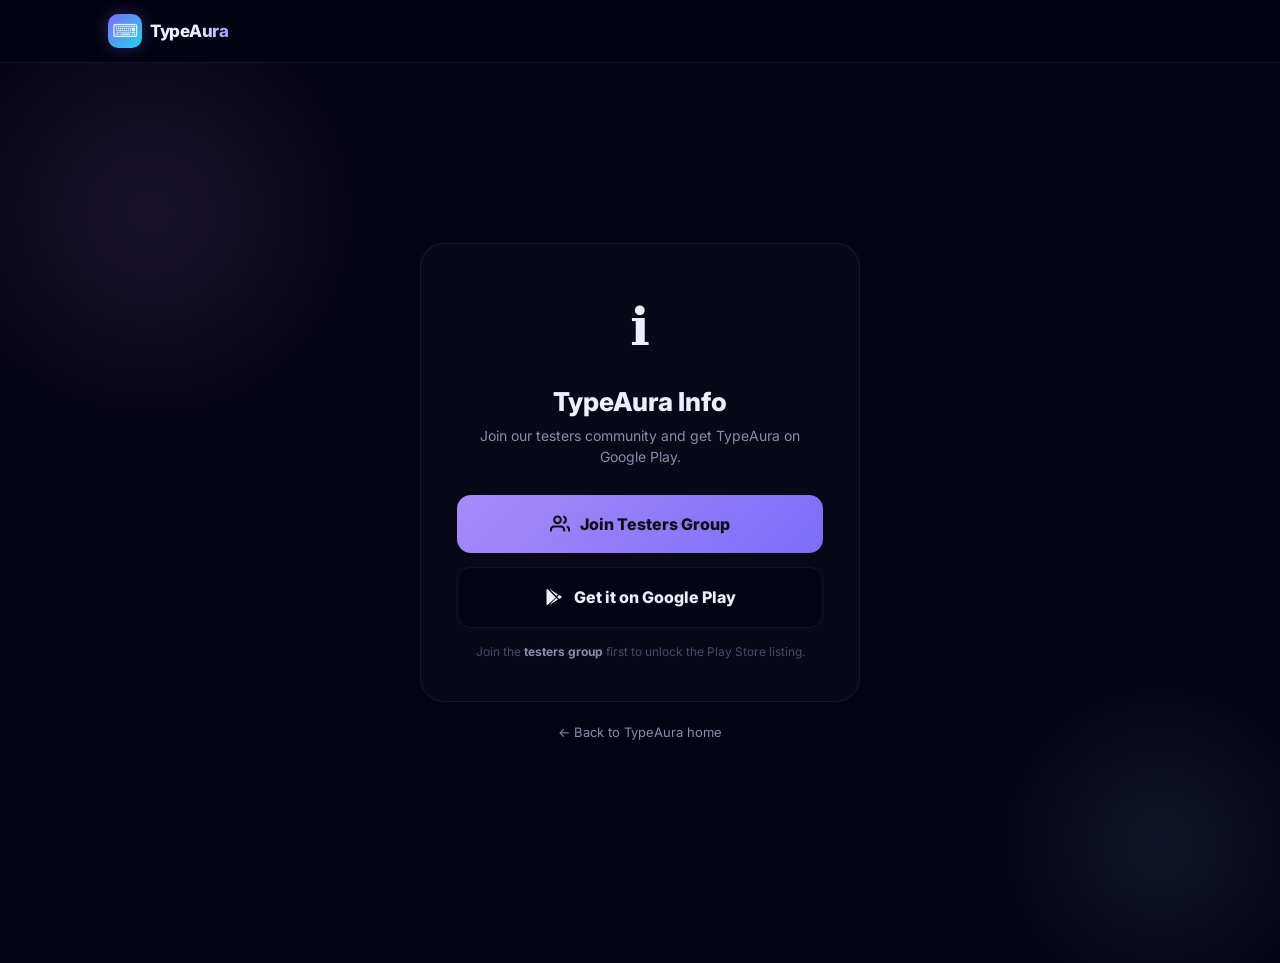
<file: info.html>
<!DOCTYPE html>
<html lang="en">
<head>
  <meta charset="UTF-8" />
  <meta name="viewport" content="width=device-width, initial-scale=1.0" />
  <title>TypeAura — Info</title>
  <meta name="description" content="Join the TypeAura testers group and get the app on Google Play." />
  <meta name="robots" content="noindex, follow" />
  <link rel="icon" type="image/png" href="img/icon.png" />
  <link rel="preconnect" href="https://fonts.googleapis.com" />
  <link href="https://fonts.googleapis.com/css2?family=Inter:wght@400;500;600;700;800&display=swap" rel="stylesheet" />
  <link rel="stylesheet" href="style.css" />
  <style>
    .info-page {
      min-height: 100vh;
      display: flex;
      flex-direction: column;
      align-items: center;
      justify-content: center;
      padding: 40px 20px;
      position: relative;
      overflow: hidden;
    }

    .info-glow-1 {
      position: absolute;
      width: 500px;
      height: 500px;
      border-radius: 50%;
      background: radial-gradient(circle, rgba(187,134,252,0.12) 0%, transparent 70%);
      top: -100px;
      left: -100px;
      pointer-events: none;
    }

    .info-glow-2 {
      position: absolute;
      width: 400px;
      height: 400px;
      border-radius: 50%;
      background: radial-gradient(circle, rgba(138,180,248,0.1) 0%, transparent 70%);
      bottom: -80px;
      right: -80px;
      pointer-events: none;
    }

    .info-card {
      position: relative;
      z-index: 1;
      background: var(--card);
      border: 1px solid var(--border);
      border-radius: 24px;
      padding: 40px 36px;
      max-width: 440px;
      width: 100%;
      text-align: center;
    }

    .info-icon {
      font-size: 52px;
      margin-bottom: 16px;
      display: block;
    }

    .info-title {
      font-size: 26px;
      font-weight: 800;
      color: var(--text);
      margin-bottom: 8px;
      line-height: 1.2;
    }

    .info-subtitle {
      color: var(--text2);
      font-size: 14px;
      margin-bottom: 28px;
      line-height: 1.5;
    }

    .btn-info {
      display: flex;
      align-items: center;
      justify-content: center;
      gap: 10px;
      width: 100%;
      padding: 16px;
      background: linear-gradient(135deg, var(--purple), var(--accent));
      color: #0F0F13;
      font-weight: 800;
      font-size: 16px;
      border-radius: 14px;
      text-decoration: none;
      transition: opacity 0.2s, transform 0.15s;
      margin-bottom: 14px;
    }

    .btn-info:hover { opacity: 0.92; transform: translateY(-1px); }
    .btn-info:active { transform: translateY(0); }

    .btn-info.secondary {
      background: var(--bg);
      border: 1px solid var(--border);
      color: var(--text);
    }

    .info-note {
      font-size: 12px;
      color: var(--dim);
      line-height: 1.6;
    }

    .info-note strong { color: var(--text2); }

    .back-link {
      font-size: 13px;
      color: var(--text2);
      text-decoration: none;
      display: inline-flex;
      align-items: center;
      gap: 4px;
      margin-top: 20px;
      transition: color 0.2s;
    }

    .back-link:hover { color: var(--accent); }

    @media (max-width: 600px) {
      .info-page  { padding: 32px 16px; }
      .info-card  { padding: 32px 22px; border-radius: 20px; }
      .info-icon  { font-size: 44px; margin-bottom: 12px; }
      .info-title { font-size: 22px; }
      .info-subtitle { font-size: 13.5px; margin-bottom: 22px; }
      .btn-info   { padding: 15px; font-size: 15px; min-height: 50px; }
      .info-note  { font-size: 11.5px; }
    }
  </style>
</head>
<body>

  <!-- Navbar -->
  <nav class="navbar">
    <div class="nav-inner">
      <a class="nav-logo" href="/" style="text-decoration:none;display:flex;align-items:center;gap:8px">
        <span class="logo-emoji">⌨️</span>
        <span class="logo-text">TypeAura</span>
      </a>
    </div>
  </nav>

  <!-- Main -->
  <main class="info-page">
    <div class="info-glow-1"></div>
    <div class="info-glow-2"></div>

    <div class="info-card">
      <span class="info-icon">ℹ️</span>
      <h1 class="info-title">TypeAura Info</h1>
      <p class="info-subtitle">
        Join our testers community and get TypeAura on Google Play.
      </p>

      <a href="https://groups.google.com/g/typeaura-testers" class="btn-info" target="_blank" rel="noopener">
        <svg width="20" height="20" viewBox="0 0 24 24" fill="none" stroke="currentColor" stroke-width="2.5">
          <path d="M17 21v-2a4 4 0 0 0-4-4H5a4 4 0 0 0-4 4v2"/>
          <circle cx="9" cy="7" r="4"/>
          <path d="M23 21v-2a4 4 0 0 0-3-3.87"/>
          <path d="M16 3.13a4 4 0 0 1 0 7.75"/>
        </svg>
        Join Testers Group
      </a>

      <a href="https://play.google.com/store/apps/details?id=com.typeaura.app" class="btn-info secondary" target="_blank" rel="noopener">
        <svg width="20" height="20" viewBox="0 0 24 24" fill="currentColor">
          <path d="M3 20.5V3.5c0-.6.4-1.1.9-1.3l10.3 10.3L3.9 21.8c-.5-.2-.9-.7-.9-1.3zm13.8-5.4L6.1 21.9l8.6-8.6 2.1 1.8zm3.6-4.2c.4.3.6.7.6 1.1s-.2.8-.6 1.1l-2.2 1.3-2.4-2.4 2.4-2.4 2.2 1.3zM6.1 2.1l10.7 6.8-2.1 1.8L6.1 2.1z"/>
        </svg>
        Get it on Google Play
      </a>

      <p class="info-note">
        Join the <strong>testers group</strong> first to unlock the Play Store listing.
      </p>
    </div>

    <a href="/" class="back-link">← Back to TypeAura home</a>
  </main>

</body>
</html>
</file>
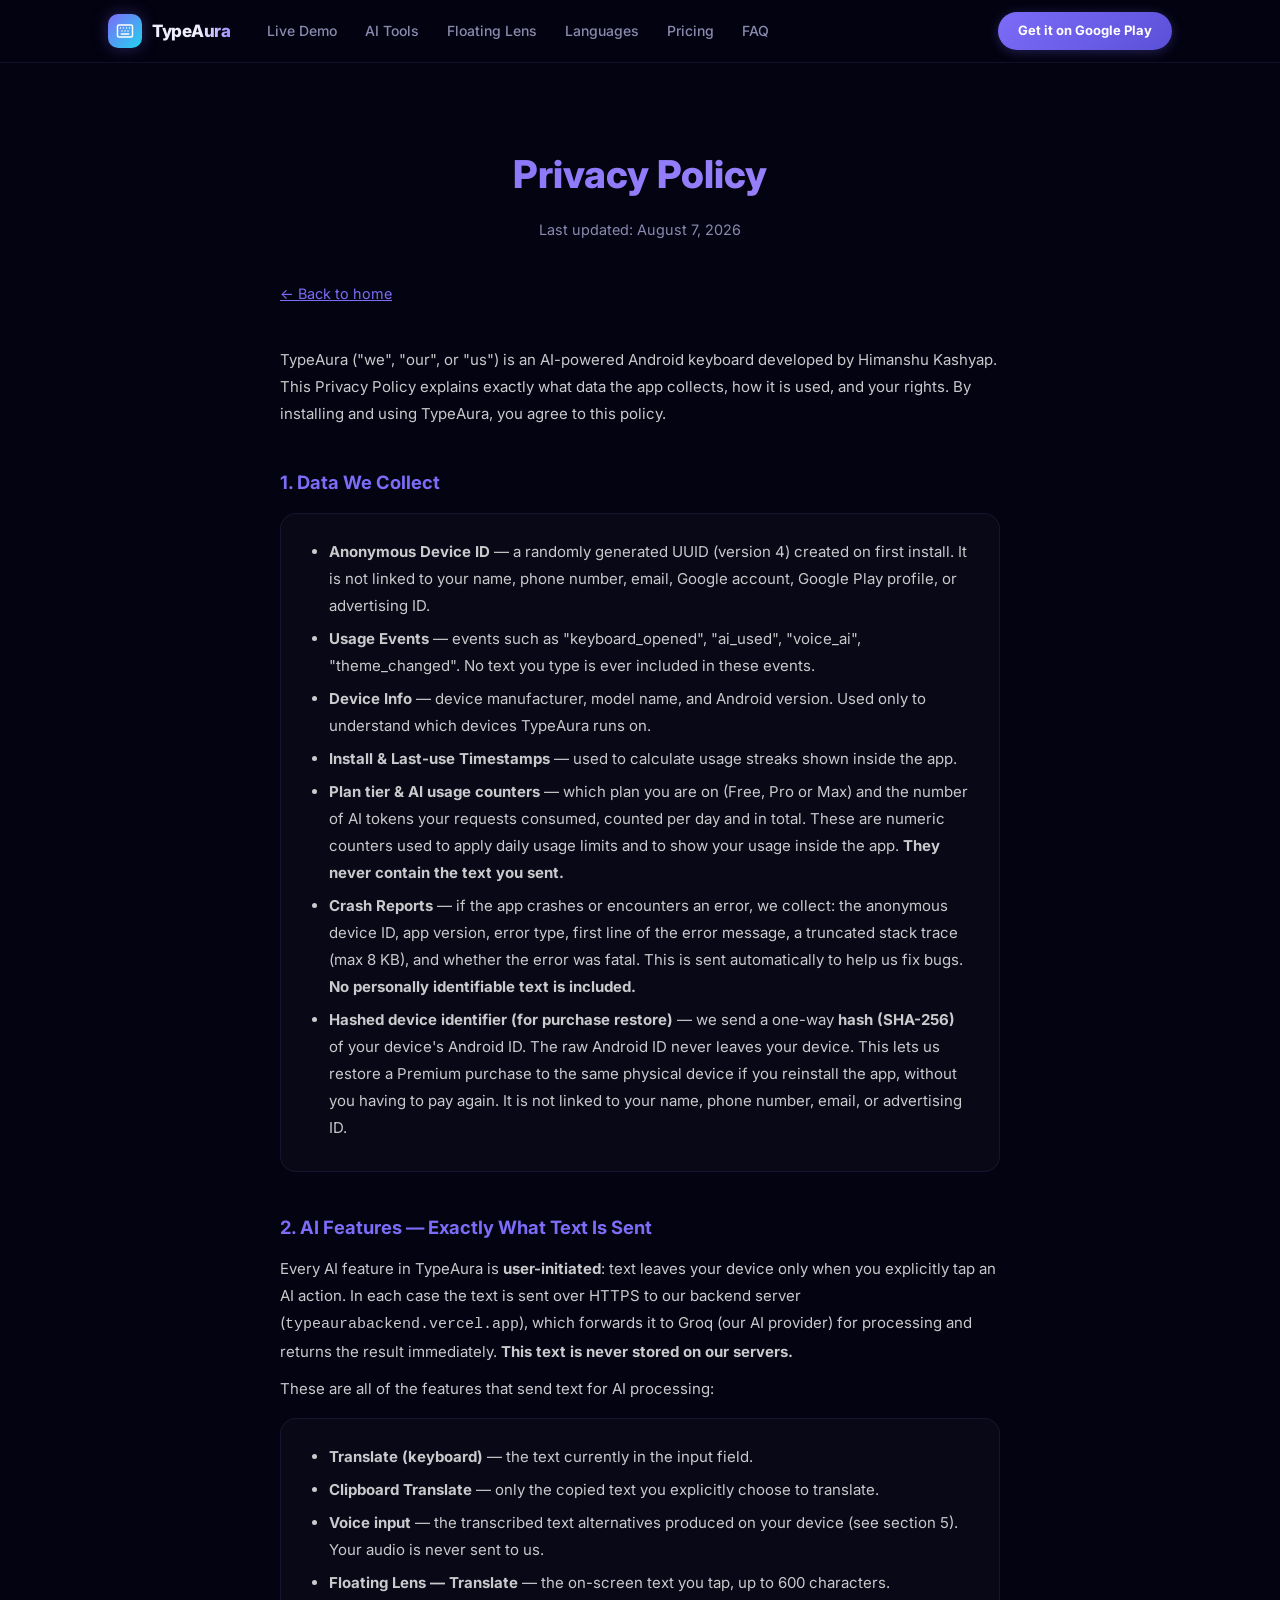
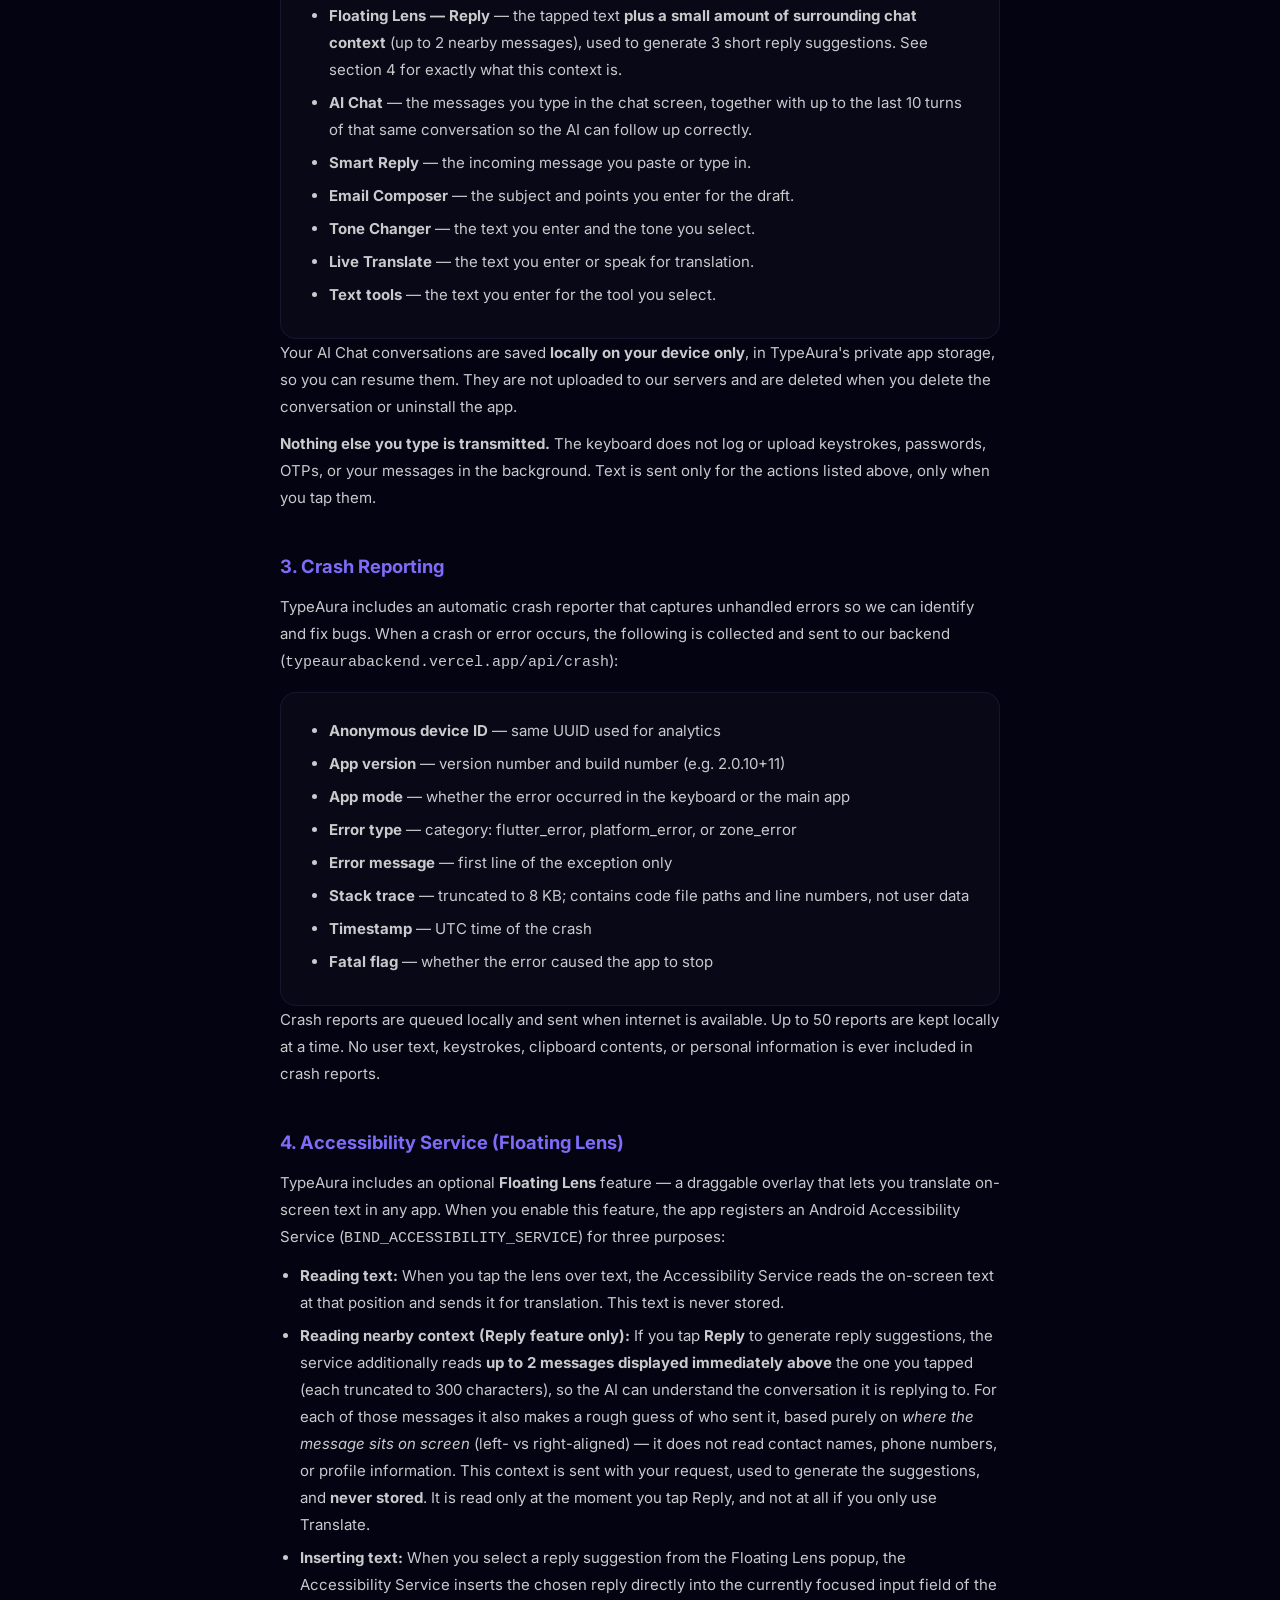
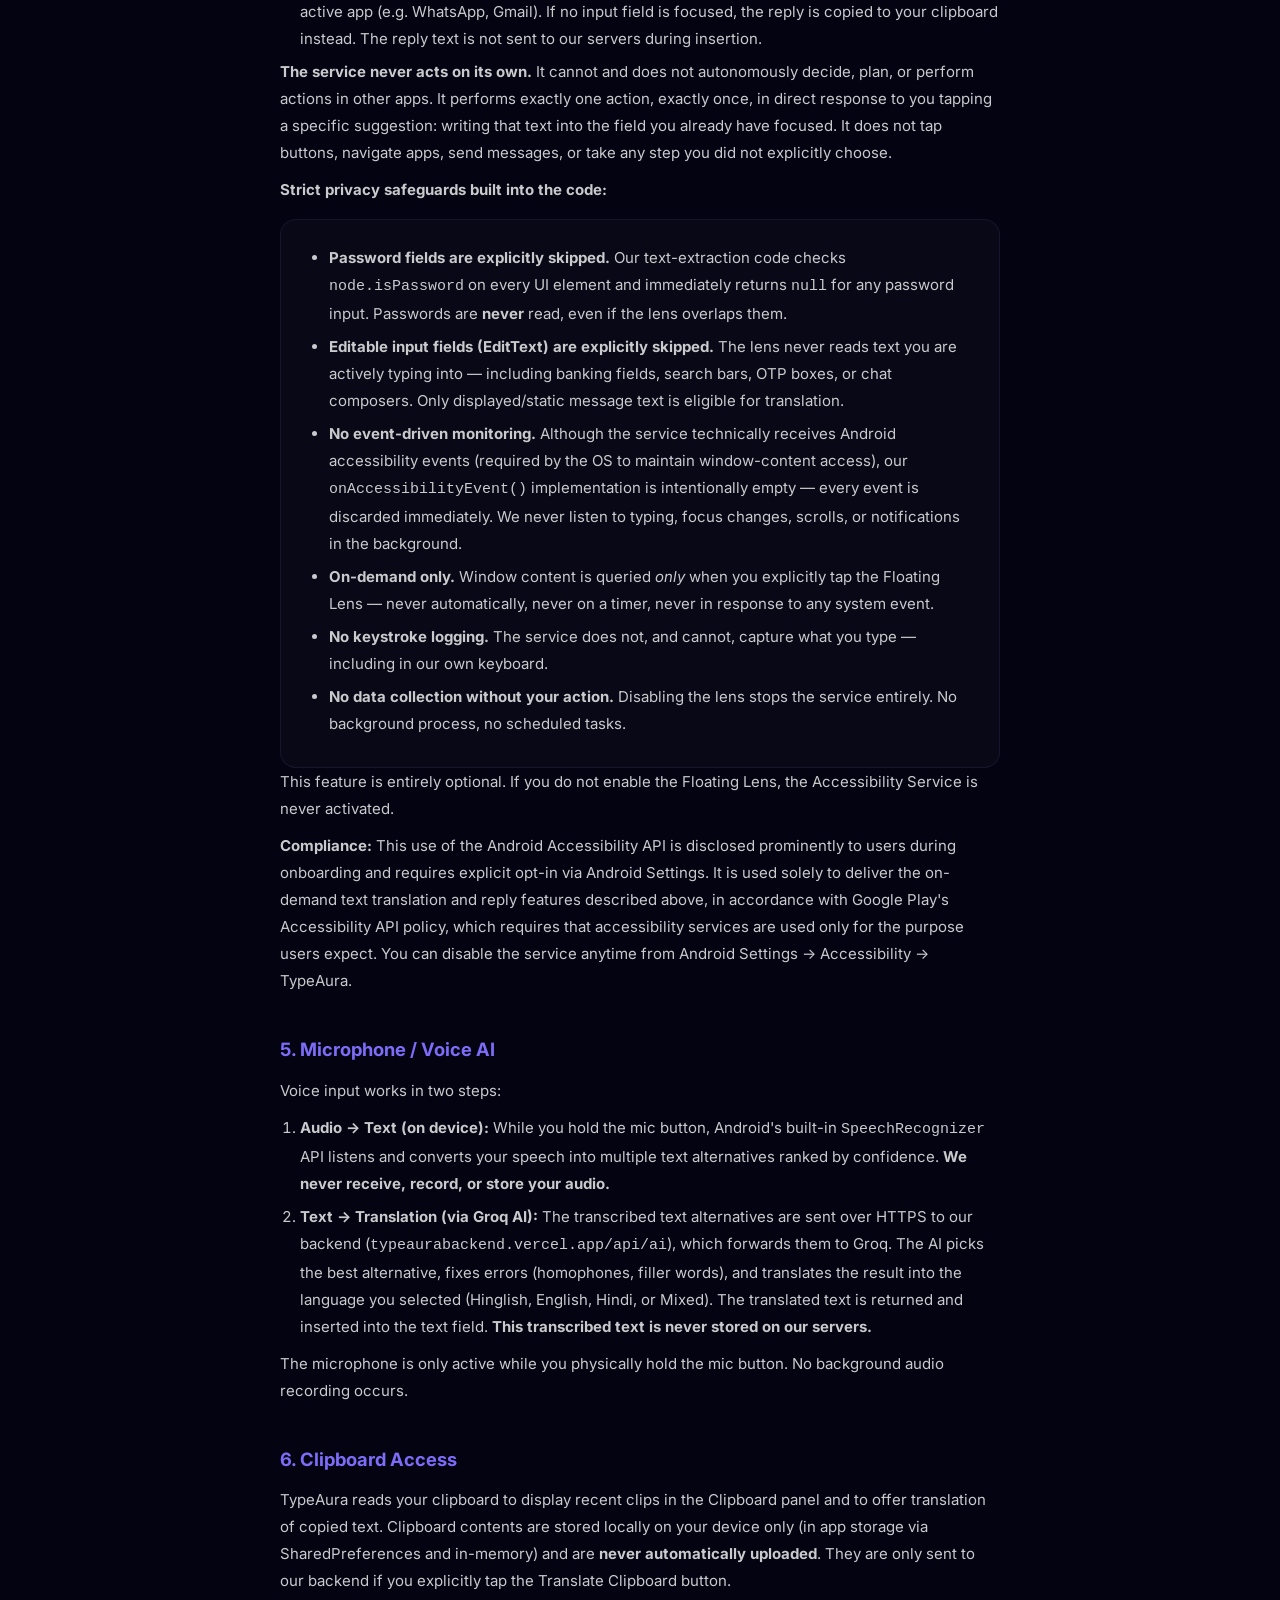
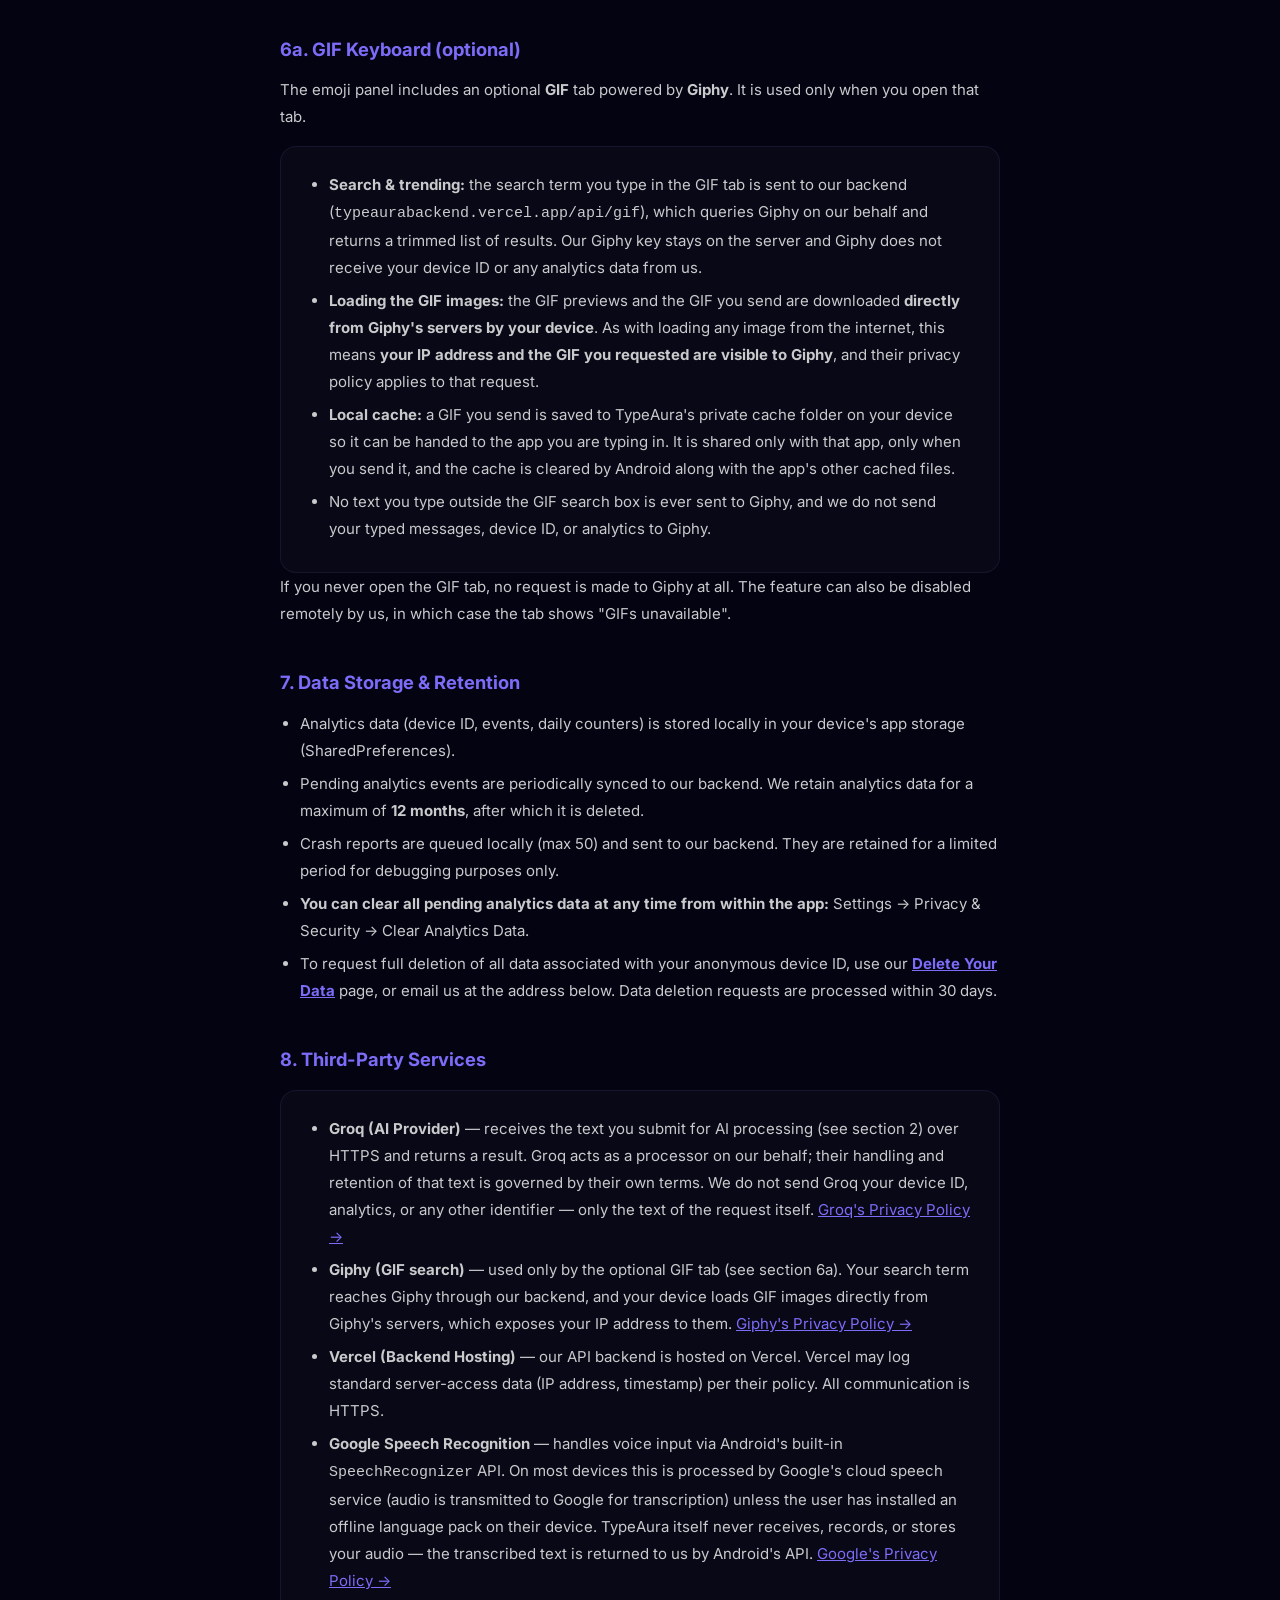
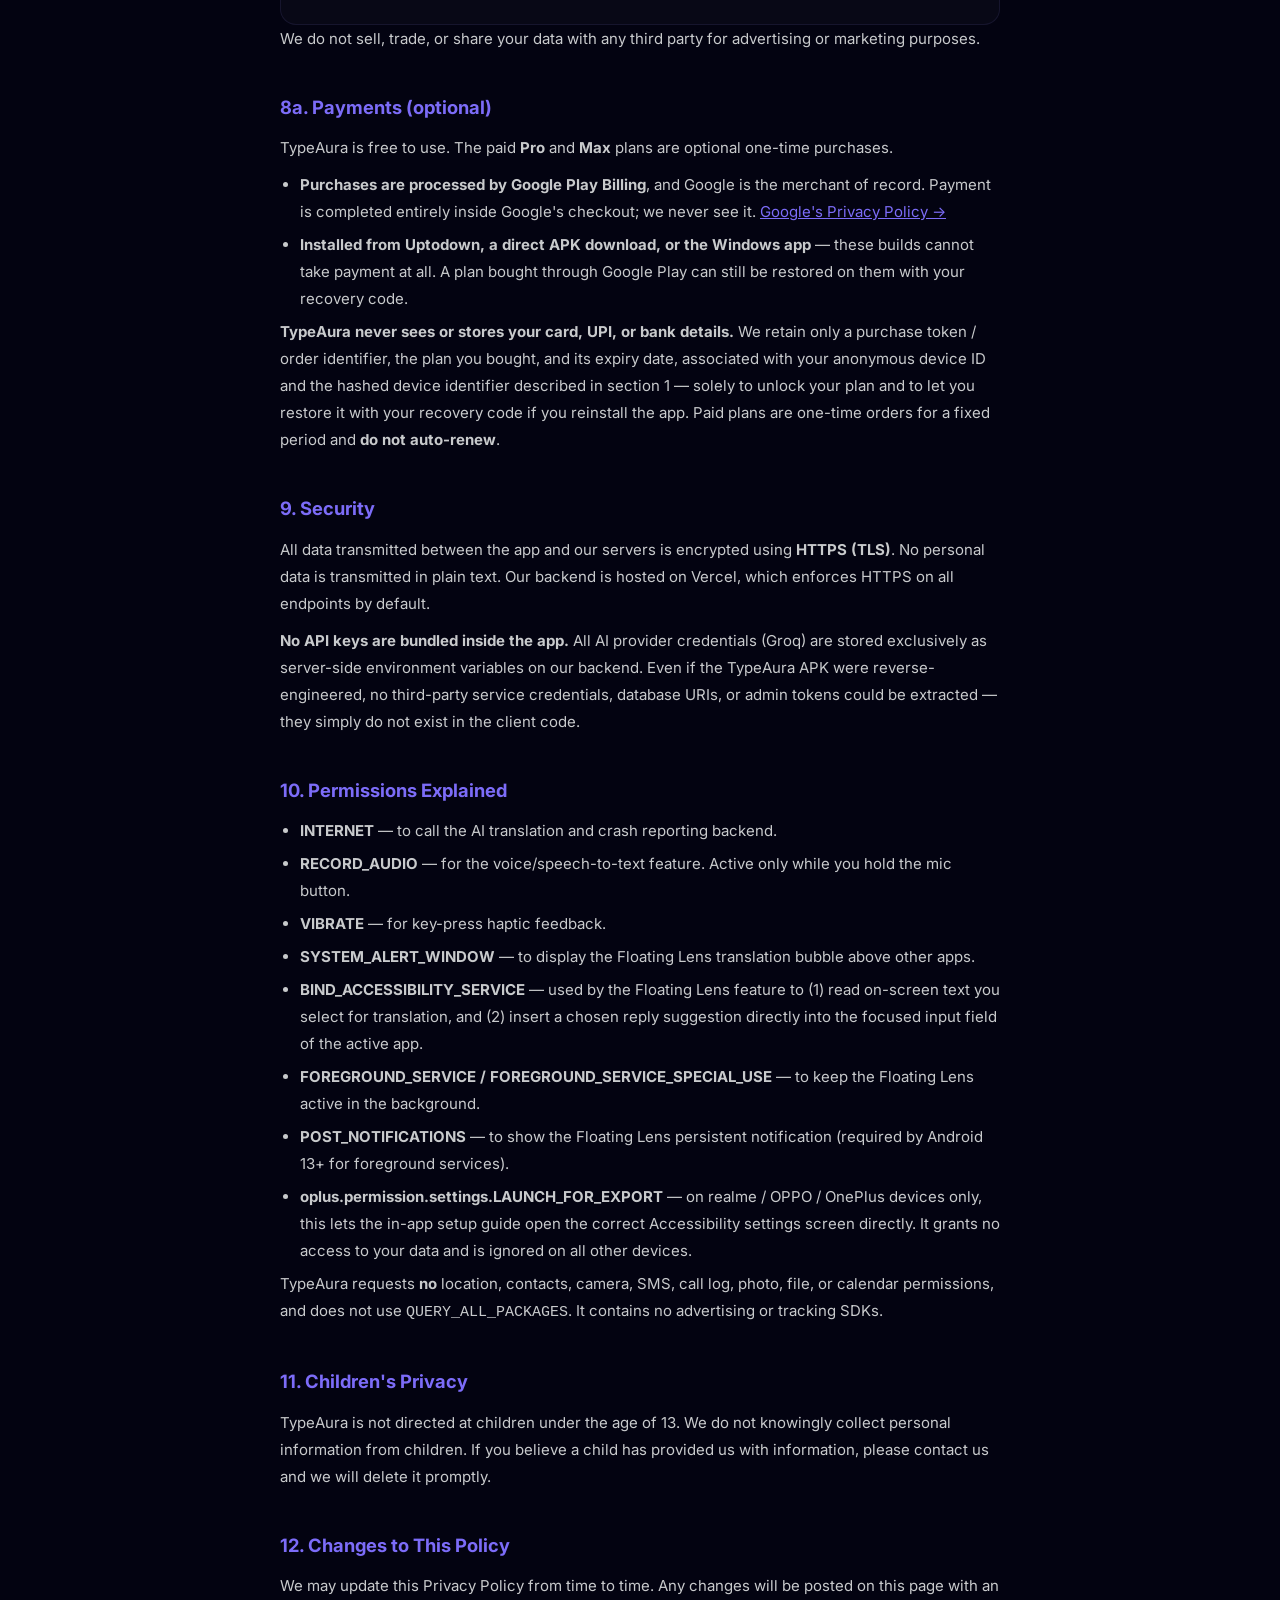
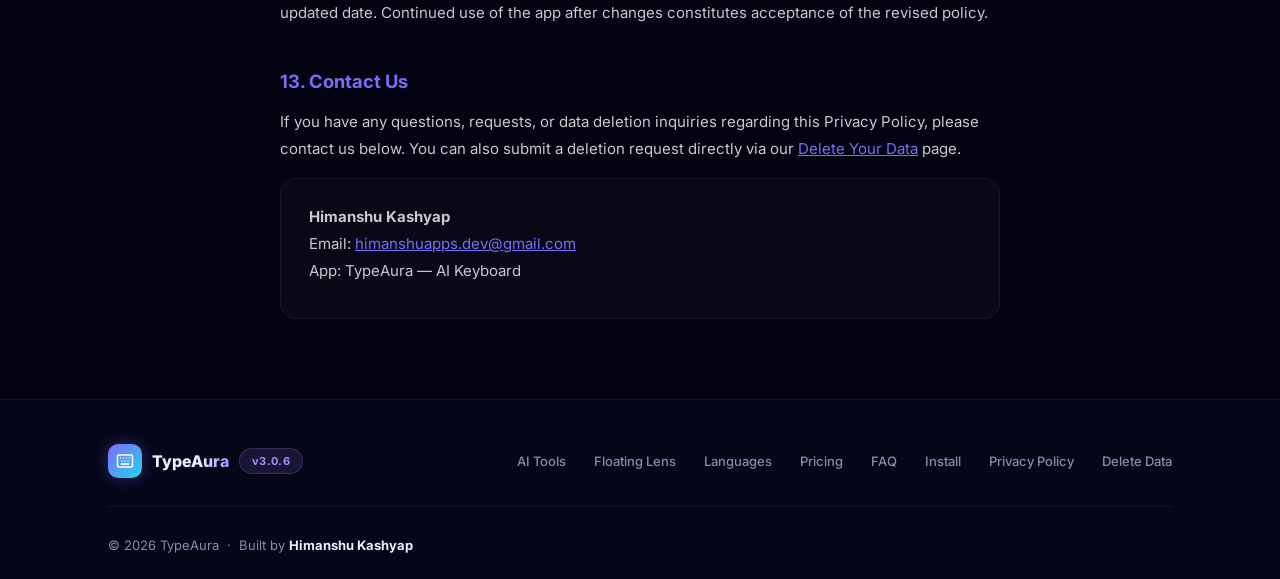
<file: privacy.html>
<!DOCTYPE html>
<html lang="en">
<head>
  <meta charset="UTF-8" />
  <meta name="viewport" content="width=device-width, initial-scale=1.0" />
  <title>Privacy Policy — TypeAura AI Keyboard</title>
  <meta name="description" content="Privacy Policy for TypeAura AI Keyboard. TypeAura does not store your typed text, passwords, OTPs or personal messages — only anonymous usage stats are collected." />
  <meta name="robots" content="index, follow" />
  <link rel="canonical" href="https://typeaura.indevs.in/privacy" />
  <link rel="icon" type="image/png" sizes="32x32" href="img/favicon-32.png" />
  <link rel="manifest" href="site.webmanifest" />
  <link rel="apple-touch-icon" href="img/apple-touch-icon.png" />
  <meta name="theme-color" content="#7C6CF8" />
  <link rel="preconnect" href="https://fonts.googleapis.com" />
  <link rel="preconnect" href="https://fonts.gstatic.com" crossorigin />
  <link href="https://fonts.googleapis.com/css2?family=Inter:wght@400;500;600;700;800&display=swap" rel="stylesheet" />
  <meta property="og:type" content="website" />
  <meta property="og:site_name" content="TypeAura" />
  <meta property="og:title" content="Privacy Policy — TypeAura AI Keyboard" />
  <meta property="og:description" content="TypeAura does not store your typed text, passwords, OTPs or personal messages. Read exactly what the app collects and why." />
  <meta property="og:url" content="https://typeaura.indevs.in/privacy" />
  <meta property="og:image" content="https://typeaura.indevs.in/img/og-image.png" />
  <meta property="og:image:width" content="1200" />
  <meta property="og:image:height" content="630" />
  <meta property="og:image:alt" content="TypeAura — AI Keyboard for Hinglish, Hindi and better English" />
  <meta property="og:locale" content="en_IN" />
  <meta name="twitter:card" content="summary_large_image" />
  <meta name="twitter:title" content="Privacy Policy — TypeAura AI Keyboard" />
  <meta name="twitter:description" content="TypeAura does not store your typed text, passwords, OTPs or personal messages. Read exactly what the app collects and why." />
  <meta name="twitter:image" content="https://typeaura.indevs.in/img/og-image.png" />
  <link rel="stylesheet" href="style.css" />
</head>
<body>

  <a href="#main" class="skip-link">Skip to content</a>
  <div class="scroll-progress" id="scrollProgress"></div>

  <!-- @partial:navbar v1 — canonical copy is index.html. Keep in sync. -->
  <header>
    <nav class="navbar" aria-label="Main">
      <div class="nav-inner">
        <a class="nav-logo" href="/">
          <div class="logo-emoji"><svg class="icon" viewBox="0 0 24 24" aria-hidden="true" focusable="false"><g fill="none" stroke="currentColor" stroke-linecap="round" stroke-linejoin="round" stroke-width="2"><path d="M10 8h.01M12 12h.01M14 8h.01M16 12h.01M18 8h.01M6 8h.01M7 16h10m-9-4h.01"/><rect width="20" height="16" x="2" y="4" rx="2"/></g></svg></div>
          <span class="logo-text">TypeAura</span>
        </a>
        <div class="nav-links">
          <a href="/demo">Live Demo</a>
          <a href="/#ai-tools">AI Tools</a>
          <a href="/#lens">Floating Lens</a>
          <a href="/#languages">Languages</a>
          <a href="/#pricing">Pricing</a>
          <a href="/#faq">FAQ</a>
        </div>
        <a href="https://play.google.com/store/apps/details?id=com.typeaura.app" class="btn-nav" target="_blank" rel="noopener">Get it on Google Play</a>
        <button class="hamburger" id="hamburger" aria-label="Menu" aria-expanded="false" aria-controls="mobileNav">
          <span></span><span></span><span></span>
        </button>
      </div>
    </nav>
  </header>

  <div class="mobile-nav" id="mobileNav" role="navigation" aria-label="Mobile">
    <a href="/demo"        class="mobile-nav-link">Live Demo</a>
    <a href="/#ai-tools"   class="mobile-nav-link">AI Tools</a>
    <a href="/#lens"       class="mobile-nav-link">Floating Lens</a>
    <a href="/#pricing"    class="mobile-nav-link">Pricing</a>
    <a href="/#faq"        class="mobile-nav-link">FAQ</a>
    <a href="/#install"    class="mobile-nav-link">How to Install</a>
    <a href="https://play.google.com/store/apps/details?id=com.typeaura.app" class="mobile-download" target="_blank" rel="noopener">Get it on Google Play</a>
  </div>

  <main id="main">

  <!-- HERO -->
  <section class="privacy-hero container">
    <h1>Privacy Policy</h1>
    <p class="updated">Last updated: August 7, 2026</p>
  </section>

  <!-- BODY -->
  <div class="privacy-body">

    <a href="/" class="back-link">← Back to home</a>

    <p>TypeAura ("we", "our", or "us") is an AI-powered Android keyboard developed by Himanshu Kashyap. This Privacy Policy explains exactly what data the app collects, how it is used, and your rights. By installing and using TypeAura, you agree to this policy.</p>

    <h2>1. Data We Collect</h2>
    <div class="privacy-card">
      <ul>
        <li><strong>Anonymous Device ID</strong> — a randomly generated UUID (version 4) created on first install. It is not linked to your name, phone number, email, Google account, Google Play profile, or advertising ID.</li>
        <li><strong>Usage Events</strong> — events such as "keyboard_opened", "ai_used", "voice_ai", "theme_changed". No text you type is ever included in these events.</li>
        <li><strong>Device Info</strong> — device manufacturer, model name, and Android version. Used only to understand which devices TypeAura runs on.</li>
        <li><strong>Install & Last-use Timestamps</strong> — used to calculate usage streaks shown inside the app.</li>
        <li><strong>Plan tier &amp; AI usage counters</strong> — which plan you are on (Free, Pro or Max) and the number of AI tokens your requests consumed, counted per day and in total. These are numeric counters used to apply daily usage limits and to show your usage inside the app. <strong>They never contain the text you sent.</strong></li>
        <li><strong>Crash Reports</strong> — if the app crashes or encounters an error, we collect: the anonymous device ID, app version, error type, first line of the error message, a truncated stack trace (max 8 KB), and whether the error was fatal. This is sent automatically to help us fix bugs. <strong>No personally identifiable text is included.</strong></li>
        <li><strong>Hashed device identifier (for purchase restore)</strong> — we send a one-way <strong>hash (SHA-256)</strong> of your device's Android ID. The raw Android ID never leaves your device. This lets us restore a Premium purchase to the same physical device if you reinstall the app, without you having to pay again. It is not linked to your name, phone number, email, or advertising ID.</li>
      </ul>
    </div>

    <h2>2. AI Features — Exactly What Text Is Sent</h2>
    <p>Every AI feature in TypeAura is <strong>user-initiated</strong>: text leaves your device only when you explicitly tap an AI action. In each case the text is sent over HTTPS to our backend server (<code>typeaurabackend.vercel.app</code>), which forwards it to Groq (our AI provider) for processing and returns the result immediately. <strong>This text is never stored on our servers.</strong></p>
    <p>These are all of the features that send text for AI processing:</p>
    <div class="privacy-card">
      <ul>
        <li><strong>Translate (keyboard)</strong> — the text currently in the input field.</li>
        <li><strong>Clipboard Translate</strong> — only the copied text you explicitly choose to translate.</li>
        <li><strong>Voice input</strong> — the transcribed text alternatives produced on your device (see section 5). Your audio is never sent to us.</li>
        <li><strong>Floating Lens — Translate</strong> — the on-screen text you tap, up to 600 characters.</li>
        <li><strong>Floating Lens — Reply</strong> — the tapped text <strong>plus a small amount of surrounding chat context</strong> (up to 2 nearby messages), used to generate 3 short reply suggestions. See section 4 for exactly what this context is.</li>
        <li><strong>AI Chat</strong> — the messages you type in the chat screen, together with up to the last 10 turns of that same conversation so the AI can follow up correctly.</li>
        <li><strong>Smart Reply</strong> — the incoming message you paste or type in.</li>
        <li><strong>Email Composer</strong> — the subject and points you enter for the draft.</li>
        <li><strong>Tone Changer</strong> — the text you enter and the tone you select.</li>
        <li><strong>Live Translate</strong> — the text you enter or speak for translation.</li>
        <li><strong>Text tools</strong> — the text you enter for the tool you select.</li>
      </ul>
    </div>
    <p>Your AI Chat conversations are saved <strong>locally on your device only</strong>, in TypeAura's private app storage, so you can resume them. They are not uploaded to our servers and are deleted when you delete the conversation or uninstall the app.</p>
    <p><strong>Nothing else you type is transmitted.</strong> The keyboard does not log or upload keystrokes, passwords, OTPs, or your messages in the background. Text is sent only for the actions listed above, only when you tap them.</p>

    <h2>3. Crash Reporting</h2>
    <p>TypeAura includes an automatic crash reporter that captures unhandled errors so we can identify and fix bugs. When a crash or error occurs, the following is collected and sent to our backend (<code>typeaurabackend.vercel.app/api/crash</code>):</p>
    <div class="privacy-card">
      <ul>
        <li><strong>Anonymous device ID</strong> — same UUID used for analytics</li>
        <li><strong>App version</strong> — version number and build number (e.g. 2.0.10+11)</li>
        <li><strong>App mode</strong> — whether the error occurred in the keyboard or the main app</li>
        <li><strong>Error type</strong> — category: flutter_error, platform_error, or zone_error</li>
        <li><strong>Error message</strong> — first line of the exception only</li>
        <li><strong>Stack trace</strong> — truncated to 8 KB; contains code file paths and line numbers, not user data</li>
        <li><strong>Timestamp</strong> — UTC time of the crash</li>
        <li><strong>Fatal flag</strong> — whether the error caused the app to stop</li>
      </ul>
    </div>
    <p>Crash reports are queued locally and sent when internet is available. Up to 50 reports are kept locally at a time. No user text, keystrokes, clipboard contents, or personal information is ever included in crash reports.</p>

    <h2>4. Accessibility Service (Floating Lens)</h2>
    <p>TypeAura includes an optional <strong>Floating Lens</strong> feature — a draggable overlay that lets you translate on-screen text in any app. When you enable this feature, the app registers an Android Accessibility Service (<code>BIND_ACCESSIBILITY_SERVICE</code>) for three purposes:</p>
    <ul>
      <li><strong>Reading text:</strong> When you tap the lens over text, the Accessibility Service reads the on-screen text at that position and sends it for translation. This text is never stored.</li>
      <li><strong>Reading nearby context (Reply feature only):</strong> If you tap <strong>Reply</strong> to generate reply suggestions, the service additionally reads <strong>up to 2 messages displayed immediately above</strong> the one you tapped (each truncated to 300 characters), so the AI can understand the conversation it is replying to. For each of those messages it also makes a rough guess of who sent it, based purely on <em>where the message sits on screen</em> (left- vs right-aligned) — it does not read contact names, phone numbers, or profile information. This context is sent with your request, used to generate the suggestions, and <strong>never stored</strong>. It is read only at the moment you tap Reply, and not at all if you only use Translate.</li>
      <li><strong>Inserting text:</strong> When you select a reply suggestion from the Floating Lens popup, the Accessibility Service inserts the chosen reply directly into the currently focused input field of the active app (e.g. WhatsApp, Gmail). If no input field is focused, the reply is copied to your clipboard instead. The reply text is not sent to our servers during insertion.</li>
    </ul>

    <p><strong>The service never acts on its own.</strong> It cannot and does not autonomously decide, plan, or perform actions in other apps. It performs exactly one action, exactly once, in direct response to you tapping a specific suggestion: writing that text into the field you already have focused. It does not tap buttons, navigate apps, send messages, or take any step you did not explicitly choose.</p>

    <p><strong>Strict privacy safeguards built into the code:</strong></p>
    <div class="privacy-card">
      <ul>
        <li><strong>Password fields are explicitly skipped.</strong> Our text-extraction code checks <code>node.isPassword</code> on every UI element and immediately returns <code>null</code> for any password input. Passwords are <strong>never</strong> read, even if the lens overlaps them.</li>
        <li><strong>Editable input fields (EditText) are explicitly skipped.</strong> The lens never reads text you are actively typing into — including banking fields, search bars, OTP boxes, or chat composers. Only displayed/static message text is eligible for translation.</li>
        <li><strong>No event-driven monitoring.</strong> Although the service technically receives Android accessibility events (required by the OS to maintain window-content access), our <code>onAccessibilityEvent()</code> implementation is intentionally empty — every event is discarded immediately. We never listen to typing, focus changes, scrolls, or notifications in the background.</li>
        <li><strong>On-demand only.</strong> Window content is queried <em>only</em> when you explicitly tap the Floating Lens — never automatically, never on a timer, never in response to any system event.</li>
        <li><strong>No keystroke logging.</strong> The service does not, and cannot, capture what you type — including in our own keyboard.</li>
        <li><strong>No data collection without your action.</strong> Disabling the lens stops the service entirely. No background process, no scheduled tasks.</li>
      </ul>
    </div>

    <p>This feature is entirely optional. If you do not enable the Floating Lens, the Accessibility Service is never activated.</p>
    <p><strong>Compliance:</strong> This use of the Android Accessibility API is disclosed prominently to users during onboarding and requires explicit opt-in via Android Settings. It is used solely to deliver the on-demand text translation and reply features described above, in accordance with Google Play's Accessibility API policy, which requires that accessibility services are used only for the purpose users expect. You can disable the service anytime from Android Settings → Accessibility → TypeAura.</p>

    <h2>5. Microphone / Voice AI</h2>
    <p>Voice input works in two steps:</p>
    <ol style="color:#C8CACC; line-height:1.8; padding-left:20px; margin-bottom:10px;">
      <li><strong>Audio → Text (on device):</strong> While you hold the mic button, Android's built-in <code>SpeechRecognizer</code> API listens and converts your speech into multiple text alternatives ranked by confidence. <strong>We never receive, record, or store your audio.</strong></li>
      <li><strong>Text → Translation (via Groq AI):</strong> The transcribed text alternatives are sent over HTTPS to our backend (<code>typeaurabackend.vercel.app/api/ai</code>), which forwards them to Groq. The AI picks the best alternative, fixes errors (homophones, filler words), and translates the result into the language you selected (Hinglish, English, Hindi, or Mixed). The translated text is returned and inserted into the text field. <strong>This transcribed text is never stored on our servers.</strong></li>
    </ol>
    <p>The microphone is only active while you physically hold the mic button. No background audio recording occurs.</p>

    <h2>6. Clipboard Access</h2>
    <p>TypeAura reads your clipboard to display recent clips in the Clipboard panel and to offer translation of copied text. Clipboard contents are stored locally on your device only (in app storage via SharedPreferences and in-memory) and are <strong>never automatically uploaded</strong>. They are only sent to our backend if you explicitly tap the Translate Clipboard button.</p>

    <h2>6a. GIF Keyboard (optional)</h2>
    <p>The emoji panel includes an optional <strong>GIF</strong> tab powered by <strong>Giphy</strong>. It is used only when you open that tab.</p>
    <div class="privacy-card">
      <ul>
        <li><strong>Search &amp; trending:</strong> the search term you type in the GIF tab is sent to our backend (<code>typeaurabackend.vercel.app/api/gif</code>), which queries Giphy on our behalf and returns a trimmed list of results. Our Giphy key stays on the server and Giphy does not receive your device ID or any analytics data from us.</li>
        <li><strong>Loading the GIF images:</strong> the GIF previews and the GIF you send are downloaded <strong>directly from Giphy's servers by your device</strong>. As with loading any image from the internet, this means <strong>your IP address and the GIF you requested are visible to Giphy</strong>, and their privacy policy applies to that request.</li>
        <li><strong>Local cache:</strong> a GIF you send is saved to TypeAura's private cache folder on your device so it can be handed to the app you are typing in. It is shared only with that app, only when you send it, and the cache is cleared by Android along with the app's other cached files.</li>
        <li>No text you type outside the GIF search box is ever sent to Giphy, and we do not send your typed messages, device ID, or analytics to Giphy.</li>
      </ul>
    </div>
    <p>If you never open the GIF tab, no request is made to Giphy at all. The feature can also be disabled remotely by us, in which case the tab shows "GIFs unavailable".</p>

    <h2>7. Data Storage & Retention</h2>
    <ul>
      <li>Analytics data (device ID, events, daily counters) is stored locally in your device's app storage (SharedPreferences).</li>
      <li>Pending analytics events are periodically synced to our backend. We retain analytics data for a maximum of <strong>12 months</strong>, after which it is deleted.</li>
      <li>Crash reports are queued locally (max 50) and sent to our backend. They are retained for a limited period for debugging purposes only.</li>
      <li><strong>You can clear all pending analytics data at any time from within the app:</strong> Settings → Privacy &amp; Security → Clear Analytics Data.</li>
      <li>To request full deletion of all data associated with your anonymous device ID, use our <a href="delete-data.html"><strong>Delete Your Data</strong></a> page, or email us at the address below. Data deletion requests are processed within 30 days.</li>
    </ul>

    <h2>8. Third-Party Services</h2>
    <div class="privacy-card">
      <ul>
        <li><strong>Groq (AI Provider)</strong> — receives the text you submit for AI processing (see section 2) over HTTPS and returns a result. Groq acts as a processor on our behalf; their handling and retention of that text is governed by their own terms. We do not send Groq your device ID, analytics, or any other identifier — only the text of the request itself. <a href="https://groq.com/privacy-policy/" target="_blank">Groq's Privacy Policy →</a></li>
        <li><strong>Giphy (GIF search)</strong> — used only by the optional GIF tab (see section 6a). Your search term reaches Giphy through our backend, and your device loads GIF images directly from Giphy's servers, which exposes your IP address to them. <a href="https://support.giphy.com/hc/en-us/articles/360032872931-GIPHY-Privacy-Policy" target="_blank">Giphy's Privacy Policy →</a></li>
        <li><strong>Vercel (Backend Hosting)</strong> — our API backend is hosted on Vercel. Vercel may log standard server-access data (IP address, timestamp) per their policy. All communication is HTTPS.</li>
        <li><strong>Google Speech Recognition</strong> — handles voice input via Android's built-in <code>SpeechRecognizer</code> API. On most devices this is processed by Google's cloud speech service (audio is transmitted to Google for transcription) unless the user has installed an offline language pack on their device. TypeAura itself never receives, records, or stores your audio — the transcribed text is returned to us by Android's API. <a href="https://policies.google.com/privacy" target="_blank">Google's Privacy Policy →</a></li>
      </ul>
    </div>
    <p>We do not sell, trade, or share your data with any third party for advertising or marketing purposes.</p>

    <h2>8a. Payments (optional)</h2>
    <p>TypeAura is free to use. The paid <strong>Pro</strong> and <strong>Max</strong> plans are optional one-time purchases.</p>
    <ul>
      <li><strong>Purchases are processed by Google Play Billing</strong>, and Google is the merchant of record. Payment is completed entirely inside Google's checkout; we never see it. <a href="https://policies.google.com/privacy" target="_blank" rel="noopener">Google's Privacy Policy →</a></li>
      <li><strong>Installed from Uptodown, a direct APK download, or the Windows app</strong> — these builds cannot take payment at all. A plan bought through Google Play can still be restored on them with your recovery code.</li>
    </ul>
    <p><strong>TypeAura never sees or stores your card, UPI, or bank details.</strong> We retain only a purchase token / order identifier, the plan you bought, and its expiry date, associated with your anonymous device ID and the hashed device identifier described in section 1 — solely to unlock your plan and to let you restore it with your recovery code if you reinstall the app. Paid plans are one-time orders for a fixed period and <strong>do not auto-renew</strong>.</p>

    <h2>9. Security</h2>
    <p>All data transmitted between the app and our servers is encrypted using <strong>HTTPS (TLS)</strong>. No personal data is transmitted in plain text. Our backend is hosted on Vercel, which enforces HTTPS on all endpoints by default.</p>
    <p><strong>No API keys are bundled inside the app.</strong> All AI provider credentials (Groq) are stored exclusively as server-side environment variables on our backend. Even if the TypeAura APK were reverse-engineered, no third-party service credentials, database URIs, or admin tokens could be extracted — they simply do not exist in the client code.</p>

    <h2>10. Permissions Explained</h2>
    <ul>
      <li><strong>INTERNET</strong> — to call the AI translation and crash reporting backend.</li>
      <li><strong>RECORD_AUDIO</strong> — for the voice/speech-to-text feature. Active only while you hold the mic button.</li>
      <li><strong>VIBRATE</strong> — for key-press haptic feedback.</li>
      <li><strong>SYSTEM_ALERT_WINDOW</strong> — to display the Floating Lens translation bubble above other apps.</li>
      <li><strong>BIND_ACCESSIBILITY_SERVICE</strong> — used by the Floating Lens feature to (1) read on-screen text you select for translation, and (2) insert a chosen reply suggestion directly into the focused input field of the active app.</li>
      <li><strong>FOREGROUND_SERVICE / FOREGROUND_SERVICE_SPECIAL_USE</strong> — to keep the Floating Lens active in the background.</li>
      <li><strong>POST_NOTIFICATIONS</strong> — to show the Floating Lens persistent notification (required by Android 13+ for foreground services).</li>
      <li><strong>oplus.permission.settings.LAUNCH_FOR_EXPORT</strong> — on realme / OPPO / OnePlus devices only, this lets the in-app setup guide open the correct Accessibility settings screen directly. It grants no access to your data and is ignored on all other devices.</li>
    </ul>
    <p>TypeAura requests <strong>no</strong> location, contacts, camera, SMS, call log, photo, file, or calendar permissions, and does not use <code>QUERY_ALL_PACKAGES</code>. It contains no advertising or tracking SDKs.</p>

    <h2>11. Children's Privacy</h2>
    <p>TypeAura is not directed at children under the age of 13. We do not knowingly collect personal information from children. If you believe a child has provided us with information, please contact us and we will delete it promptly.</p>

    <h2>12. Changes to This Policy</h2>
    <p>We may update this Privacy Policy from time to time. Any changes will be posted on this page with an updated date. Continued use of the app after changes constitutes acceptance of the revised policy.</p>

    <h2>13. Contact Us</h2>
    <p>If you have any questions, requests, or data deletion inquiries regarding this Privacy Policy, please contact us below. You can also submit a deletion request directly via our <a href="delete-data.html">Delete Your Data</a> page.</p>
    <div class="privacy-card">
      <p><strong>Himanshu Kashyap</strong><br />
      Email: <a href="mailto:himanshuapps.dev@gmail.com">himanshuapps.dev@gmail.com</a><br />
      App: TypeAura — AI Keyboard</p>
    </div>

  </div>

  </main>

  <!-- @partial:footer v1 — canonical copy is index.html. Keep in sync. -->
  <footer class="footer">
    <div class="container">
      <div class="footer-top">
        <div class="footer-brand">
          <div class="logo-emoji"><svg class="icon" viewBox="0 0 24 24" aria-hidden="true" focusable="false"><g fill="none" stroke="currentColor" stroke-linecap="round" stroke-linejoin="round" stroke-width="2"><path d="M10 8h.01M12 12h.01M14 8h.01M16 12h.01M18 8h.01M6 8h.01M7 16h10m-9-4h.01"/><rect width="20" height="16" x="2" y="4" rx="2"/></g></svg></div>
          <span class="logo-text" style="font-weight:800; font-size:16px;">TypeAura</span>
          <span class="footer-badge">v3.0.6</span>
        </div>
        <div class="footer-links">
          <a href="/#ai-tools">AI Tools</a>
          <a href="/#lens">Floating Lens</a>
          <a href="/#languages">Languages</a>
          <a href="/#pricing">Pricing</a>
          <a href="/#faq">FAQ</a>
          <a href="/#install">Install</a>
          <a href="/privacy">Privacy Policy</a>
          <a href="/delete-data">Delete Data</a>
        </div>
      </div>
      <div class="footer-divider"></div>
      <div class="footer-bottom">
        <p>© 2026 TypeAura &nbsp;·&nbsp; Built by <strong>Himanshu Kashyap</strong></p>
      </div>
    </div>
  </footer>

  <script src="site.js"></script>

</body>
</html>
</file>
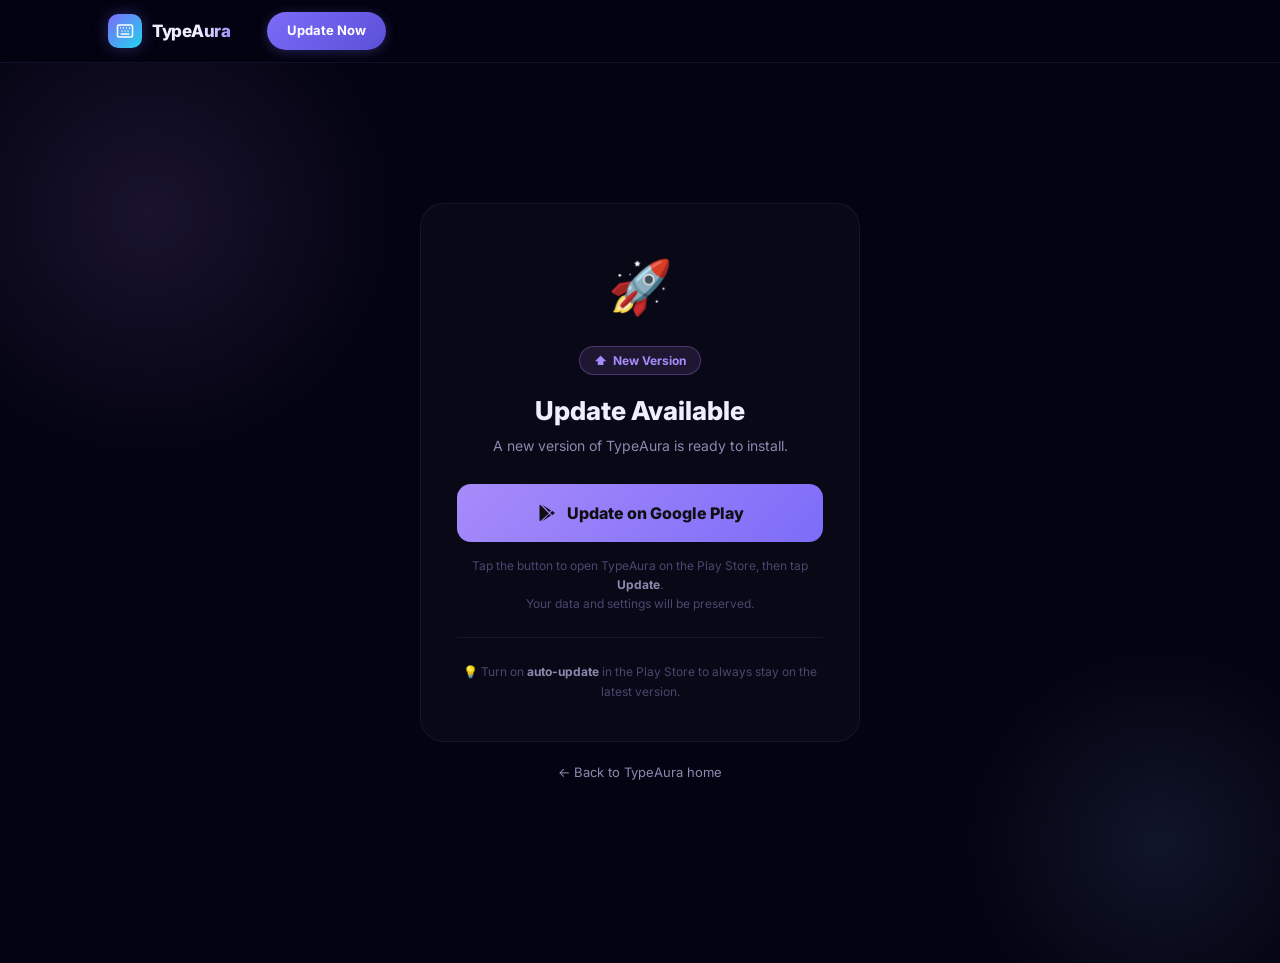
<file: update.html>
<!DOCTYPE html>
<html lang="en">
<head>
  <meta charset="UTF-8" />
  <meta name="viewport" content="width=device-width, initial-scale=1.0" />
  <title>TypeAura — Update Available</title>
  <meta name="description" content="A new version of TypeAura is available. Update from Google Play to get new features and improvements." />
  <meta name="robots" content="noindex, follow" />
  <meta name="theme-color" content="#7C6CF8" />
  <link rel="canonical" href="https://typeaura.indevs.in/update" />
  <link rel="icon" type="image/png" sizes="32x32" href="img/favicon-32.png" />
  <link rel="apple-touch-icon" href="img/apple-touch-icon.png" />
  <link rel="manifest" href="site.webmanifest" />
  <link rel="preconnect" href="https://fonts.googleapis.com" />
  <link rel="preconnect" href="https://fonts.gstatic.com" crossorigin />
  <link href="https://fonts.googleapis.com/css2?family=Inter:wght@400;500;600;700;800&display=swap" rel="stylesheet" />
  <meta property="og:type" content="website" />
  <meta property="og:site_name" content="TypeAura" />
  <meta property="og:title" content="Update TypeAura — Latest Version" />
  <meta property="og:description" content="Get the latest version of the TypeAura AI keyboard." />
  <meta property="og:url" content="https://typeaura.indevs.in/update" />
  <meta property="og:image" content="https://typeaura.indevs.in/img/og-image.png" />
  <meta property="og:image:width" content="1200" />
  <meta property="og:image:height" content="630" />
  <meta property="og:image:alt" content="TypeAura — AI Keyboard for Hinglish, Hindi and better English" />
  <meta property="og:locale" content="en_IN" />
  <meta name="twitter:card" content="summary_large_image" />
  <meta name="twitter:title" content="Update TypeAura — Latest Version" />
  <meta name="twitter:description" content="Get the latest version of the TypeAura AI keyboard." />
  <meta name="twitter:image" content="https://typeaura.indevs.in/img/og-image.png" />
  <link rel="stylesheet" href="style.css" />
  <style>
    .update-page {
      min-height: 100vh;
      display: flex;
      flex-direction: column;
      align-items: center;
      justify-content: center;
      padding: 40px 20px;
      position: relative;
      overflow: hidden;
    }

    .update-glow-1 {
      position: absolute;
      width: 500px;
      height: 500px;
      border-radius: 50%;
      background: radial-gradient(circle, rgba(187,134,252,0.12) 0%, transparent 70%);
      top: -100px;
      left: -100px;
      pointer-events: none;
    }

    .update-glow-2 {
      position: absolute;
      width: 400px;
      height: 400px;
      border-radius: 50%;
      background: radial-gradient(circle, rgba(138,180,248,0.1) 0%, transparent 70%);
      bottom: -80px;
      right: -80px;
      pointer-events: none;
    }

    .update-card {
      position: relative;
      z-index: 1;
      background: var(--card);
      border: 1px solid var(--border);
      border-radius: 24px;
      padding: 40px 36px;
      max-width: 440px;
      width: 100%;
      text-align: center;
    }

    .update-icon {
      font-size: 52px;
      margin-bottom: 16px;
      display: block;
    }

    .version-badge {
      display: inline-flex;
      align-items: center;
      gap: 6px;
      background: rgba(187,134,252,0.12);
      border: 1px solid rgba(187,134,252,0.3);
      color: var(--purple);
      border-radius: 20px;
      padding: 4px 14px;
      font-size: 12px;
      font-weight: 700;
      margin-bottom: 20px;
    }

    .update-title {
      font-size: 26px;
      font-weight: 800;
      color: var(--text);
      margin-bottom: 8px;
      line-height: 1.2;
    }

    .update-subtitle {
      color: var(--text2);
      font-size: 14px;
      margin-bottom: 28px;
      line-height: 1.5;
    }

    .highlights-list {
      text-align: left;
      background: var(--bg);
      border: 1px solid var(--border);
      border-radius: 14px;
      padding: 16px 18px;
      margin-bottom: 28px;
      display: none;
    }

    .highlights-list.visible { display: block; }

    .highlight-item {
      font-size: 13px;
      color: var(--text2);
      padding: 6px 0;
      border-bottom: 1px solid rgba(42,42,58,0.6);
      line-height: 1.5;
    }

    .highlight-item:last-child { border-bottom: none; }

    .btn-update {
      display: flex;
      align-items: center;
      justify-content: center;
      gap: 10px;
      width: 100%;
      padding: 16px;
      background: linear-gradient(135deg, var(--purple), var(--accent));
      color: #0F0F13;
      font-weight: 800;
      font-size: 16px;
      border-radius: 14px;
      text-decoration: none;
      transition: opacity 0.2s, transform 0.15s;
      margin-bottom: 14px;
    }

    .btn-update:hover { opacity: 0.92; transform: translateY(-1px); }
    .btn-update:active { transform: translateY(0); }

    .install-note {
      font-size: 12px;
      color: var(--dim);
      line-height: 1.6;
    }

    .install-note strong { color: var(--text2); }

    .divider {
      border: none;
      border-top: 1px solid var(--border);
      margin: 24px 0;
    }

    .back-link {
      font-size: 13px;
      color: var(--text2);
      text-decoration: none;
      display: inline-flex;
      align-items: center;
      gap: 4px;
      margin-top: 20px;
      transition: color 0.2s;
    }

    .back-link:hover { color: var(--accent); }

    .skeleton {
      background: linear-gradient(90deg, var(--border) 25%, rgba(60,60,80,0.5) 50%, var(--border) 75%);
      background-size: 200% 100%;
      animation: shimmer 1.4s infinite;
      border-radius: 6px;
      height: 14px;
      margin-bottom: 8px;
    }

    @keyframes shimmer {
      0%   { background-position: 200% 0; }
      100% { background-position: -200% 0; }
    }

    .skeleton-title  { height: 28px; width: 70%; margin: 0 auto 10px; }
    .skeleton-sub    { height: 14px; width: 90%; margin: 0 auto 6px; }
    .skeleton-sub-sm { height: 14px; width: 60%; margin: 0 auto 28px; }

    /* Keep the Update Now nav button visible on tablet/mobile */
    @media (max-width: 900px) {
      .navbar .btn-nav { display: inline-flex !important; padding: 8px 14px; font-size: 12px; }
      .nav-inner       { justify-content: space-between; gap: 12px; }
    }

    @media (max-width: 600px) {
      .update-page  { padding: 32px 16px; }
      .update-card  { padding: 32px 22px; border-radius: 20px; }
      .update-icon  { font-size: 44px; margin-bottom: 12px; }
      .update-title { font-size: 22px; }
      .update-subtitle { font-size: 13.5px; margin-bottom: 22px; }
      .btn-update   { padding: 15px; font-size: 15px; min-height: 50px; }
      .highlights-list { padding: 14px 16px; margin-bottom: 22px; }
      .highlight-item  { font-size: 12.5px; }
      .install-note    { font-size: 11.5px; }
      .navbar .btn-nav { padding: 7px 12px; font-size: 11.5px; }
    }

    @media (max-width: 380px) {
      .update-card  { padding: 26px 18px; }
      .update-title { font-size: 20px; }
      .update-icon  { font-size: 40px; }
      .version-badge { font-size: 11px; padding: 3px 11px; }
    }
  </style>
</head>
<body>

  <a href="#main" class="skip-link">Skip to content</a>

  <!-- Navbar — deliberately minimal. This is a focused update interstitial;
       full site navigation would compete with the single action on the page. -->
  <header>
    <nav class="navbar" aria-label="Main">
      <div class="nav-inner">
        <a class="nav-logo" href="/">
          <div class="logo-emoji"><svg class="icon" viewBox="0 0 24 24" aria-hidden="true" focusable="false"><g fill="none" stroke="currentColor" stroke-linecap="round" stroke-linejoin="round" stroke-width="2"><path d="M10 8h.01M12 12h.01M14 8h.01M16 12h.01M18 8h.01M6 8h.01M7 16h10m-9-4h.01"/><rect width="20" height="16" x="2" y="4" rx="2"/></g></svg></div>
          <span class="logo-text">TypeAura</span>
        </a>
        <a href="https://play.google.com/store/apps/details?id=com.typeaura.app" class="btn-nav" target="_blank" rel="noopener">Update Now</a>
      </div>
    </nav>
  </header>

  <!-- Main -->
  <main class="update-page" id="main">
    <div class="update-glow-1"></div>
    <div class="update-glow-2"></div>

    <div class="update-card" id="updateCard">

      <!-- Loading skeleton -->
      <div id="skeleton">
        <div style="font-size:52px;margin-bottom:16px">🚀</div>
        <div class="skeleton skeleton-title"></div>
        <div class="skeleton skeleton-sub"></div>
        <div class="skeleton skeleton-sub-sm"></div>
        <div class="skeleton" style="height:140px;margin-bottom:28px;border-radius:14px"></div>
        <div class="skeleton" style="height:52px;border-radius:14px"></div>
      </div>

      <!-- Loaded content -->
      <div id="content" style="display:none">
        <span class="update-icon">🚀</span>
        <div class="version-badge">
          <span>⬆</span>
          <span id="versionLabel">New Version</span>
        </div>
        <h1 class="update-title" id="updateTitle">Update Available</h1>
        <p class="update-subtitle" id="updateSubtitle">
          A new version of TypeAura is available with improvements and new features.
        </p>

        <div class="highlights-list" id="highlightsList"></div>

        <a href="https://play.google.com/store/apps/details?id=com.typeaura.app" class="btn-update" id="downloadBtn" target="_blank" rel="noopener">
          <svg width="20" height="20" viewBox="0 0 24 24" fill="currentColor">
            <path d="M3 20.5V3.5c0-.6.4-1.1.9-1.3l10.3 10.3L3.9 21.8c-.5-.2-.9-.7-.9-1.3zm13.8-5.4L6.1 21.9l8.6-8.6 2.1 1.8zm3.6-4.2c.4.3.6.7.6 1.1s-.2.8-.6 1.1l-2.2 1.3-2.4-2.4 2.4-2.4 2.2 1.3zM6.1 2.1l10.7 6.8-2.1 1.8L6.1 2.1z"/>
          </svg>
          Update on Google Play
        </a>

        <p class="install-note">
          Tap the button to open TypeAura on the Play Store, then tap <strong>Update</strong>.<br />
          Your data and settings will be preserved.
        </p>

        <hr class="divider" />

        <p class="install-note" style="color:var(--dim)">
          💡 Turn on <strong>auto-update</strong> in the Play Store to always stay on the latest version.
        </p>
      </div>

    </div>

    <a href="/" class="back-link">← Back to TypeAura home</a>
  </main>

  <script>
    const BACKEND = 'https://typeaurabackend.vercel.app';

    async function loadUpdate() {
      try {
        const res  = await fetch(`${BACKEND}/api/updates`);
        const data = await res.json();

        document.getElementById('versionLabel').textContent  = `v${data.version || ''}`;
        document.getElementById('updateTitle').textContent   = data.title || 'Update Available';
        document.getElementById('updateSubtitle').textContent =
          `TypeAura ${data.version} is here! Update from Google Play to get all new features.`;

        const highlights = Array.isArray(data.highlights) ? data.highlights : [];
        if (highlights.length) {
          const list = document.getElementById('highlightsList');
          list.innerHTML = highlights
            .map(h => `<div class="highlight-item">${h}</div>`)
            .join('');
          list.classList.add('visible');
        }

      } catch (_) {
        document.getElementById('updateTitle').textContent    = 'Update Available';
        document.getElementById('updateSubtitle').textContent = 'A new version of TypeAura is ready to install.';
      } finally {
        document.getElementById('skeleton').style.display = 'none';
        document.getElementById('content').style.display  = 'block';
      }
    }

    loadUpdate();
  </script>

</body>
</html>
</file>
<file: style.css>
/* ═══════════════════════════════════════════════════════════════
   TypeAura — Redesigned style.css  (2025)
   Design: Premium dark indigo/purple, glassmorphism, animated orbs
═══════════════════════════════════════════════════════════════ */

/* ─── Design tokens ──────────────────────────────────────────── */
:root {
  --bg:          #030311;
  --bg2:         #060619;
  --card:        rgba(255, 255, 255, 0.025);
  --card-solid:  #0A0A22;
  --nav-bg:      rgba(3, 3, 17, 0.88);
  --border:      rgba(150, 140, 255, 0.10);
  --border-mid:  rgba(150, 140, 255, 0.20);
  --border-hi:   rgba(150, 140, 255, 0.45);

  --accent:      #7C6CF8;
  --accent-light:#9D90FF;
  --cyan:        #22D3EE;
  --purple:      #A78BFA;
  --pink:        #F472B6;

  --text:        #EEEEFF;
  --text2:       #8A8AB0;
  /* --text3 is the smallest legible text on --bg (5.05:1, passes WCAG AA).
     --dim (2.38:1) FAILS AA — keep it for decoration only, never body text. */
  --text3:       #7A7AA8;
  --dim:         #484870;
  --green:       #34D399;
  --red:         #F87171;
  --orange:      #FB923C;

  --font:        'Inter', system-ui, -apple-system, sans-serif;
  --radius:      16px;
  --radius-sm:   10px;
  --radius-lg:   24px;
  --radius-xl:   32px;

  /* ─── Spacing (4px base) ─── */
  --s-1: 4px;   --s-2: 8px;   --s-3: 12px;  --s-4: 16px;
  --s-5: 20px;  --s-6: 24px;  --s-8: 32px;  --s-10: 40px;
  --s-12: 48px; --s-16: 64px; --s-20: 80px; --s-24: 96px;

  /* ─── Layout rhythm — reassigned inside media queries, so every
         section (including new ones) gets responsive padding free. ─── */
  --section-y:     96px;
  --container-x:   28px;
  --container-max: 1120px;

  /* ─── Type scale (new code only — existing literals left alone) ─── */
  --fs-xs: 11px; --fs-sm: 12px; --fs-base: 13px;
  --fs-md: 15px; --fs-lg: 17px; --fs-xl: 22px;
  --fs-h2: clamp(24px, 4vw, 40px);
  --fs-h1: clamp(32px, 7vw, 76px);

  /* ─── Elevation ─── */
  --shadow-sm: 0 2px 12px rgba(0, 0, 0, 0.35);
  --shadow-md: 0 12px 32px rgba(124, 108, 248, 0.12);
  --shadow-lg: 0 18px 44px rgba(0, 0, 0, 0.40);
  --shadow-xl: 0 24px 60px rgba(0, 0, 0, 0.50);
  --glow:      0 4px 20px rgba(124, 108, 248, 0.35);
  --glow-hi:   0 6px 28px rgba(124, 108, 248, 0.55);

  /* ─── Z-index — names for the numbers already in use.
         .mobile-nav sits deliberately BELOW .navbar so the bar stays
         visible (and the hamburger tappable) while the overlay is open. ─── */
  --z-fab: 90; --z-nav-overlay: 99; --z-sticky: 100;
  --z-progress: 300; --z-modal: 1000; --z-modal-top: 1001;

  /* ─── Motion ─── */
  --dur-fast: 0.15s; --dur: 0.25s; --dur-slow: 0.45s;
  --ease: cubic-bezier(0.22, 0.61, 0.36, 1);
}

/* ─── Reset ──────────────────────────────────────────────────── */
*, *::before, *::after { box-sizing: border-box; margin: 0; padding: 0; }
html { scroll-behavior: smooth; -webkit-text-size-adjust: 100%; text-size-adjust: 100%; }
html, body { overflow-x: hidden; max-width: 100%; }
body {
  background: var(--bg);
  color: var(--text);
  font-family: var(--font);
  font-size: 15px;
  line-height: 1.65;
  -webkit-font-smoothing: antialiased;
  padding-left: env(safe-area-inset-left);
  padding-right: env(safe-area-inset-right);
}
img, video { max-width: 100%; height: auto; }
a { color: inherit; text-decoration: none; }

/* ─── Scroll progress bar ────────────────────────────────────── */
.scroll-progress {
  position: fixed; top: 0; left: 0; height: 2px; width: 0%;
  background: linear-gradient(90deg, var(--accent), var(--cyan));
  z-index: var(--z-progress); pointer-events: none; transition: width 0.08s linear;
}

/* ─── Focus ──────────────────────────────────────────────────────
   The stylesheet previously had ZERO :focus rules, so keyboard users
   had no visible position anywhere on the site. :focus-visible keeps
   the ring off mouse clicks. Colour alone is never the only cue. */
:where(a, button, summary, input, select, textarea, [tabindex]):focus-visible {
  outline: 2px solid var(--accent-light);
  outline-offset: 3px;
  border-radius: 6px;
}
:focus:not(:focus-visible) { outline: none; }

/* ─── Skip link ─────────────────────────────────────────────────── */
.skip-link {
  position: absolute; left: -9999px; top: 0;
  z-index: var(--z-modal-top);
  padding: 12px 20px;
  background: var(--accent); color: #fff;
  font-size: 14px; font-weight: 700;
  border-radius: 0 0 var(--radius-sm) 0;
}
.skip-link:focus {
  left: 0;
  outline: 2px solid var(--text);
  outline-offset: -4px;
}

/* Screen-reader-only: present for assistive tech and crawlers, zero pixels. */
.sr-only {
  position: absolute !important;
  width: 1px; height: 1px;
  padding: 0; margin: -1px;
  overflow: hidden;
  clip: rect(0, 0, 0, 0);
  white-space: nowrap;
  border: 0;
}

/* ─── Container ──────────────────────────────────────────────── */
.container { max-width: var(--container-max); margin: 0 auto; padding: 0 var(--container-x); }

section[id] { scroll-margin-top: 70px; }

/* ═══════════════════════════════════════════════════════════════
   NAVBAR
═══════════════════════════════════════════════════════════════ */
.navbar {
  position: sticky; top: 0; z-index: var(--z-sticky);
  background: var(--nav-bg);
  backdrop-filter: blur(20px);
  -webkit-backdrop-filter: blur(20px);
  border-bottom: 1px solid var(--border);
}

.nav-inner {
  max-width: var(--container-max); margin: 0 auto; padding: 0 var(--container-x);
  height: 62px; display: flex; align-items: center; gap: 36px;
}

.nav-logo {
  display: flex; align-items: center; gap: 10px;
  font-weight: 800; font-size: 17px; letter-spacing: -0.3px;
  flex-shrink: 0;
}

.logo-emoji {
  width: 34px; height: 34px;
  background: linear-gradient(135deg, var(--accent), var(--cyan));
  border-radius: 10px; display: flex; align-items: center;
  justify-content: center; font-size: 18px;
  box-shadow: 0 0 16px rgba(124, 108, 248, 0.35);
}

.logo-text {
  background: linear-gradient(90deg, var(--text) 60%, var(--accent-light));
  -webkit-background-clip: text; -webkit-text-fill-color: transparent;
  background-clip: text;
}

.nav-links { display: flex; gap: 28px; flex: 1; }
/* The bar carries seven links between a logo and a CTA button, so the gap has
   to give before the row wraps — it only hides entirely at 900px. */
@media (max-width: 1120px) {
  .nav-links { gap: 18px; }
  .nav-links a { font-size: 13px; }
}

.nav-links a {
  color: var(--text2); font-size: 14px; font-weight: 500;
  transition: color 0.2s; position: relative;
}
.nav-links a:hover { color: var(--text); }
.nav-links a.active { color: var(--text); }
.nav-links a.active::after {
  content: '';
  position: absolute; bottom: -4px; left: 0; right: 0;
  height: 2px;
  background: linear-gradient(90deg, var(--accent), var(--cyan));
  border-radius: 1px;
}

.btn-nav {
  padding: 8px 20px;
  background: linear-gradient(135deg, var(--accent), #5B50D8);
  color: #fff;
  border-radius: 999px; font-size: 13px; font-weight: 700;
  white-space: nowrap;
  box-shadow: 0 2px 12px rgba(124, 108, 248, 0.3);
  transition: box-shadow 0.2s, transform 0.15s, opacity 0.2s;
}
.btn-nav:hover {
  box-shadow: 0 4px 20px rgba(124, 108, 248, 0.5);
  transform: translateY(-1px);
}

/* ─── Gradient text ──────────────────────────────────────────── */
.gradient-text {
  background: linear-gradient(90deg, var(--accent-light), var(--cyan));
  -webkit-background-clip: text; -webkit-text-fill-color: transparent;
  background-clip: text;
}

/* ─── Buttons ────────────────────────────────────────────────── */
.btn-primary {
  display: inline-flex; align-items: center; gap: 8px;
  padding: 14px 30px;
  background: linear-gradient(135deg, var(--accent) 0%, #5B50D8 100%);
  color: #fff;
  border-radius: 999px; font-weight: 700; font-size: 15px;
  box-shadow: var(--glow);
  transition: box-shadow 0.25s, transform 0.15s, opacity 0.2s;
}
.btn-primary svg { width: 17px; height: 17px; }
.btn-primary:hover {
  box-shadow: var(--glow-hi);
  transform: translateY(-2px);
}

.btn-secondary {
  display: inline-flex; align-items: center; gap: 6px;
  padding: 14px 30px;
  border: 1px solid var(--border-mid);
  color: var(--text2); border-radius: 999px;
  font-weight: 600; font-size: 15px;
  background: rgba(255, 255, 255, 0.03);
  transition: border-color 0.2s, color 0.2s, background 0.2s;
}
.btn-secondary:hover {
  border-color: var(--accent-light);
  color: var(--accent-light);
  background: rgba(124, 108, 248, 0.08);
}

.btn-sm { padding: 9px 22px !important; font-size: 13px !important; margin-top: 14px; }

/* ═══════════════════════════════════════════════════════════════
   SECTION BASE
═══════════════════════════════════════════════════════════════ */
.section { padding: var(--section-y) 0; }

.section--dark {
  background: var(--bg2);
  border-top: 1px solid var(--border);
  border-bottom: 1px solid var(--border);
}

.section-header { text-align: center; margin-bottom: 60px; }

.section-tag {
  display: inline-flex; align-items: center; gap: 6px;
  padding: 5px 16px;
  background: rgba(124, 108, 248, 0.10);
  border: 1px solid rgba(124, 108, 248, 0.25);
  color: var(--accent-light);
  border-radius: 999px; font-size: 11px; font-weight: 700;
  letter-spacing: 0.8px; text-transform: uppercase; margin-bottom: 18px;
}

.section-header h2 {
  font-size: clamp(28px, 4vw, 40px);
  font-weight: 800; line-height: 1.15; letter-spacing: -0.8px;
  color: var(--text);
}

.section-header::after {
  content: '';
  display: block; width: 52px; height: 3px;
  background: linear-gradient(90deg, var(--accent), var(--cyan));
  border-radius: 2px; margin: 20px auto 0;
}

.section-desc {
  margin-top: 14px; color: var(--text2);
  font-size: 16px; line-height: 1.7;
  max-width: 560px; margin-left: auto; margin-right: auto;
}

/* ═══════════════════════════════════════════════════════════════
   HERO
═══════════════════════════════════════════════════════════════ */
/* Padding is tighter than the old text-only hero (was 130px 0 110px) —
   the phone frame is ~500px tall and would otherwise push the CTAs
   below the fold on a 900px-tall laptop. */
.hero {
  position: relative; overflow: hidden;
  padding: 84px 0 76px;
  text-align: center;
}

/* Animated grid background */
.hero::before {
  content: '';
  position: absolute; inset: 0; z-index: 0;
  background-image:
    linear-gradient(rgba(124,108,248,0.06) 1px, transparent 1px),
    linear-gradient(90deg, rgba(124,108,248,0.06) 1px, transparent 1px);
  background-size: 48px 48px;
  mask-image: radial-gradient(ellipse 80% 80% at 50% 50%, black 0%, transparent 100%);
  -webkit-mask-image: radial-gradient(ellipse 80% 80% at 50% 50%, black 0%, transparent 100%);
}

/* Gradient orbs */
.hero-glow {
  position: absolute; border-radius: 50%; pointer-events: none; z-index: 0;
}
.hero-glow-1 {
  width: 600px; height: 600px;
  background: radial-gradient(circle, rgba(124,108,248,0.18) 0%, transparent 70%);
  top: -200px; left: -150px;
  animation: orb-drift-1 12s ease-in-out infinite;
}
.hero-glow-2 {
  width: 500px; height: 500px;
  background: radial-gradient(circle, rgba(34,211,238,0.14) 0%, transparent 70%);
  bottom: -150px; right: -100px;
  animation: orb-drift-2 15s ease-in-out infinite;
}
.hero-glow-3 {
  width: 300px; height: 300px;
  background: radial-gradient(circle, rgba(167,139,250,0.12) 0%, transparent 70%);
  top: 30%; left: 60%;
  animation: orb-drift-3 10s ease-in-out infinite;
}

@keyframes orb-drift-1 {
  0%, 100% { transform: translate(0, 0); }
  50%       { transform: translate(40px, 30px); }
}
@keyframes orb-drift-2 {
  0%, 100% { transform: translate(0, 0); }
  50%       { transform: translate(-30px, -40px); }
}
@keyframes orb-drift-3 {
  0%, 100% { transform: translate(0, 0); }
  50%       { transform: translate(20px, -25px); }
}

.hero > .container { position: relative; z-index: 1; }

/* ─── Hero: 2-column copy + product shot ─────────────────────────
   Mirrors .what-is-card's geometry (and its 900px collapse) without
   inheriting its card background/border/padding. .hero keeps
   text-align:center so .hero-trust and the stacked layout still
   inherit it — only .hero-copy overrides. */
.hero-grid {
  display: grid;
  grid-template-columns: minmax(0, 1.15fr) minmax(0, 0.85fr);
  gap: 56px;
  align-items: center;
}

.hero-copy { text-align: left; }

/* The copy column is ~554px, not the full 1120px the old centred hero
   had, so the 76px title wrapped to three lines and pushed the CTAs
   below the fold. This scale keeps it to two lines and keeps the whole
   hero — badge through CTA — above the fold on a 900px-tall laptop. */
/* 46px is the largest size at which "Unlimited AI Superpowers." still
   fits the ~612px copy column on one line (measured: 584px). Anything
   larger wraps to a third line and pushes the CTAs below the fold. */
.hero-copy .hero-title {
  font-size: clamp(32px, 3.4vw, 46px);
  letter-spacing: -1.4px;
  margin-bottom: 20px;
}
.hero-copy .hero-badge { margin-bottom: 24px; }
.hero-copy .hero-sub {
  margin: 0 0 28px;
  max-width: 540px;
  font-size: 15.5px; line-height: 1.7;
}
/* Two buttons, not three. Three overflowed the 580px copy column by 8px
   and wrapped; "How to Install" was also the weakest of the three and is
   still reachable from the nav, the mobile nav and the footer, so it is
   demoted to the note line below rather than competing as a button. */
.hero-copy .hero-cta { justify-content: flex-start; gap: 12px; margin-bottom: 16px; }
.hero-copy .hero-cta .btn-primary,
.hero-copy .hero-cta .btn-secondary { padding: 13px 24px; font-size: 14.5px; }

.hero-note-link {
  color: var(--accent-light);
  border-bottom: 1px solid rgba(157, 144, 255, 0.35);
  transition: border-color var(--dur), color var(--dur);
}
.hero-note-link:hover { color: var(--text); border-bottom-color: var(--text); }

.hero-visual { display: grid; place-items: center; }

/* ─── Phone frame ────────────────────────────────────────────────
   Same visual language as demo.css .phone-mockup, but sized by
   HEIGHT rather than width: the frame derives its width from
   aspect-ratio, so the hero's total height is bounded by 56vh and
   the CTAs never get pushed off a short screen. aspect-ratio on the
   container also means zero CLS whenever the video metadata lands.
   (Kept separate from demo.css deliberately — that .phone-mockup is
   height:100% inside a 100dvh flex parent, the opposite of this.) */
.phone-frame {
  position: relative;
  height: clamp(380px, 56vh, 520px);
  width: auto;
  aspect-ratio: 9 / 19.5;
  max-width: 100%;
  background: #000;
  border-radius: 44px;
  padding: 10px;
  box-shadow: 0 0 0 2px #2a2a33, 0 30px 80px rgba(0, 0, 0, 0.6);
}

/* Notch — a pseudo-element rather than an extra div */
.phone-frame::before {
  content: '';
  position: absolute; top: 10px; left: 50%;
  transform: translateX(-50%);
  width: 110px; height: 20px;
  background: #000;
  border-radius: 0 0 16px 16px;
  z-index: 2;
}

.phone-frame > video,
.phone-frame > img {
  width: 100%; height: 100%;
  object-fit: cover;
  display: block;
  border-radius: 34px;
  background: var(--card-solid);
}

/* WCAG 2.2.2 — the clip loops past 5s, so it needs a stop control.
   Revealed by JS only once playback actually starts. */
.frame-pause {
  position: absolute; bottom: 18px; right: 16px; z-index: 3;
  width: 34px; height: 34px;
  display: flex; align-items: center; justify-content: center;
  border: 1px solid rgba(255, 255, 255, 0.22);
  border-radius: 999px;
  background: rgba(0, 0, 0, 0.55);
  backdrop-filter: blur(6px);
  -webkit-backdrop-filter: blur(6px);
  color: #fff; font-size: 15px;
  cursor: pointer;
  transition: background var(--dur), border-color var(--dur);
}
.frame-pause:hover {
  background: rgba(0, 0, 0, 0.75);
  border-color: rgba(255, 255, 255, 0.45);
}
.frame-pause[hidden] { display: none; }

.hero-badge {
  display: inline-flex; align-items: center; gap: 8px;
  padding: 7px 18px;
  background: rgba(124, 108, 248, 0.08);
  border: 1px solid rgba(124, 108, 248, 0.22);
  border-radius: 999px; font-size: 13px; color: var(--text2);
  margin-bottom: 36px;
}

.badge-dot {
  width: 7px; height: 7px;
  background: var(--green);
  border-radius: 50%; flex-shrink: 0;
  box-shadow: 0 0 6px var(--green);
  animation: pulse 2.5s ease-in-out infinite;
}
@keyframes pulse {
  0%, 100% { opacity: 1; box-shadow: 0 0 6px var(--green); }
  50%       { opacity: 0.5; box-shadow: 0 0 2px var(--green); }
}

.hero-title {
  font-size: clamp(40px, 7vw, 76px);
  font-weight: 900; line-height: 1.05;
  letter-spacing: -2px; margin-bottom: 28px;
}

.hero-sub {
  max-width: 580px; margin: 0 auto 40px;
  color: var(--text2); font-size: 17px; line-height: 1.75;
}

.hero-cta {
  display: flex; justify-content: center; gap: 14px;
  flex-wrap: wrap; margin-bottom: 20px;
}

/* was --dim (2.38:1 on --bg) — failed WCAG AA for body text */
.hero-note { color: var(--text3); font-size: 13px; }

/* ─── Trust strip (below hero CTA) ───────────────────────────── */
.hero-trust {
  display: flex; justify-content: center; align-items: center;
  gap: 32px; flex-wrap: wrap;
  margin-top: 56px; padding-top: 48px;
  border-top: 1px solid var(--border);
}

.trust-item {
  display: flex; flex-direction: column; align-items: center; gap: 4px;
}

.trust-num {
  font-size: 26px; font-weight: 800; letter-spacing: -1px;
  background: linear-gradient(90deg, var(--accent-light), var(--cyan));
  -webkit-background-clip: text; -webkit-text-fill-color: transparent;
  background-clip: text;
}

.trust-label {
  font-size: 12px; color: var(--text2); font-weight: 500;
  letter-spacing: 0.3px;
}

.trust-divider {
  width: 1px; height: 36px; background: var(--border); flex-shrink: 0;
}

/* ═══════════════════════════════════════════════════════════════
   SCREENSHOTS
═══════════════════════════════════════════════════════════════ */
/* Auto-scrolling carousel: one continuously sliding row, JS picks the
   slot nearest the centre and scales it up (the "spotlight"). */
.screenshots-row {
  display: flex;
  position: relative;        /* makes slot offsetLeft = scroll-content coord */
  gap: 18px; margin-bottom: 16px;
  overflow-x: auto;
  /* vertical room so the scaled-up centre slot is never clipped */
  padding: 72px 0;
  scrollbar-width: none; -ms-overflow-style: none;
}
.screenshots-row::-webkit-scrollbar { display: none; }

.screenshots-row .screenshot-slot {
  flex: 0 0 clamp(128px, 13vw, 165px);
}

/* New look: device-bezel frame with inner padding + label as floating chip */
.screenshot-slot {
  border-radius: 22px;
  border: 1px solid var(--border-mid);
  background: linear-gradient(160deg, rgba(124,108,248,0.10), rgba(6,6,25,0.6));
  padding: 7px;
  cursor: zoom-in;
  aspect-ratio: 9 / 19;
  position: relative;
  overflow: hidden;
  transform-origin: center center;
  transition: border-color 0.4s, transform 0.45s cubic-bezier(0.22,0.61,0.36,1), box-shadow 0.4s, opacity 0.45s;
}

/* spotlight: the centre slot scales up, the rest shrink + dim */
.screenshots-row .screenshot-slot { transform: scale(0.9); opacity: 0.55; }
.screenshots-row .screenshot-slot.is-center {
  transform: scale(1.4); opacity: 1; z-index: 3;
  border-color: var(--border-hi);
  box-shadow: 0 24px 60px rgba(0,0,0,0.5), inset 0 0 0 1px rgba(124,108,248,0.3);
}
.screenshots-row .screenshot-slot.is-center .screenshot-label { opacity: 1; bottom: 18px; }
.screenshots-row .screenshot-slot.is-center::before { background: var(--accent-light); width: 46px; }
/* keep a hovered side-slot from popping/lifting against the spotlight */
.screenshots-row .screenshot-slot:not(.is-center):hover { transform: scale(0.96); opacity: 0.9; }

/* speaker-notch detail at the top of the bezel */
.screenshot-slot::before {
  content: '';
  position: absolute; top: 13px; left: 50%; transform: translateX(-50%);
  width: 34px; height: 4px; border-radius: 4px; z-index: 2;
  background: rgba(255,255,255,0.18);
  transition: background 0.3s, width 0.3s;
}

.screenshot-slot:hover {
  border-color: var(--border-hi);
  transform: translateY(-5px);
  box-shadow: 0 18px 44px rgba(0,0,0,0.4), inset 0 0 0 1px rgba(124,108,248,0.25);
}
.screenshot-slot:hover::before { background: var(--accent-light); width: 46px; }

.screenshot-slot img {
  width: 100%; height: 100%;
  object-fit: cover; display: block;
  border-radius: 16px;
  transition: filter 0.4s ease;
}
.screenshot-slot:hover img { filter: brightness(1.06) saturate(1.05); }

.video-slot { cursor: default; }
.video-slot video {
  width: 100%; height: 100%; object-fit: cover;
  display: block; border-radius: 16px;
}
.video-slot:hover { transform: none; box-shadow: none; border-color: var(--border-mid); }
.video-slot:hover::before { background: rgba(255,255,255,0.18); width: 34px; }

.screenshot-placeholder {
  width: 100%; height: 100%;
  background: var(--card-solid);
  border: 1px dashed var(--border);
  border-radius: 16px;
  display: flex; flex-direction: column;
  align-items: center; justify-content: center;
  gap: 8px; color: var(--dim);
}
.screenshot-placeholder span { font-size: 36px; }
.screenshot-placeholder p    { font-size: 12px; }

/* label floats as a frosted chip pinned to the bottom of the device */
.screenshot-label {
  position: absolute; left: 50%; bottom: 14px; transform: translateX(-50%);
  z-index: 3;
  color: var(--text); font-size: 10.5px; font-weight: 700;
  letter-spacing: 0.5px; text-transform: uppercase;
  padding: 5px 13px; border-radius: 999px;
  border: 1px solid rgba(255,255,255,0.16);
  background: rgba(8,8,26,0.7);
  backdrop-filter: blur(8px); -webkit-backdrop-filter: blur(8px);
  white-space: nowrap;
  opacity: 0; transition: opacity 0.3s, bottom 0.3s;
}
.screenshot-slot:hover .screenshot-label { opacity: 1; bottom: 18px; }

.screenshot-dots {
  display: none; justify-content: center; gap: 6px; margin-top: 14px;
}
.dot {
  width: 6px; height: 6px; border-radius: 50%;
  background: var(--border-mid);
  transition: background 0.25s, width 0.25s, border-radius 0.25s;
  flex-shrink: 0;
}
.dot.active {
  background: var(--accent-light); width: 22px; border-radius: 3px;
}

/* ═══════════════════════════════════════════════════════════════
   WHAT IS  (2-col info card)
═══════════════════════════════════════════════════════════════ */
.what-is-card {
  display: grid; grid-template-columns: 1fr 1fr;
  gap: 48px; align-items: center;
  background: linear-gradient(180deg, rgba(124,108,248,0.045), rgba(255,255,255,0.012));
  border: 1px solid var(--border-mid);
  border-radius: 18px;
  padding: 48px;
  position: relative; overflow: hidden;
}

.what-left h2 {
  font-size: 28px; font-weight: 800; line-height: 1.2;
  letter-spacing: -0.5px; margin: 16px 0;
}

.what-left p {
  color: var(--text2); margin-bottom: 14px;
  font-size: 15px; line-height: 1.7;
}

/* right column: vertical checklist of squared rows (was a pill cloud) */
.what-right {
  display: flex; flex-direction: column; gap: 8px; align-content: stretch;
}

.stat-pill {
  display: flex; align-items: center; gap: 10px;
  padding: 11px 14px;
  background: rgba(255,255,255,0.022);
  border: 1px solid var(--border);
  border-left: 2px solid var(--border-mid);
  border-radius: 10px; font-size: 13px; color: var(--text);
  font-weight: 500; line-height: 1.35;
  transition: background 0.2s, border-color 0.2s, transform 0.2s;
}
.stat-pill:hover {
  background: rgba(124, 108, 248, 0.10);
  border-color: var(--border-mid);
  border-left-color: var(--accent);
  transform: translateX(4px);
}

/* ═══════════════════════════════════════════════════════════════
   LANGUAGES  (romanization chip cloud)
═══════════════════════════════════════════════════════════════ */
/* A second header inside a section that already has one, so it carries less
   top space than the section's own and no tag above it. */
.lang-subhead { margin-top: 64px; }

.lang-chips {
  display: flex;
  flex-wrap: wrap;
  justify-content: center;
  gap: 9px;
  max-width: 940px;
  margin: 0 auto;
}
/* Wider than an .ai-tag inside a card, because these carry a country after the
   name and reading them one per line would be worse than the extra height. */
.lang-chips .ai-tag {
  padding: 7px 14px;
  font-size: 12.5px;
  color: var(--text);
  white-space: normal;
}
.lang-chips .ai-tag small { color: var(--text3); font-weight: 400; }
.lang-chips .ai-tag:hover {
  background: rgba(124, 108, 248, 0.10);
  border-color: var(--border-mid);
}

/* ═══════════════════════════════════════════════════════════════
   AI TOOLS  (horizontal header + pill tags)
═══════════════════════════════════════════════════════════════ */
.ai-tools-grid {
  display: grid;
  grid-template-columns: repeat(3, 1fr);
  gap: 14px; margin-top: 8px;
  counter-reset: aitool;
}

.ai-tool-card {
  counter-increment: aitool;
  background: linear-gradient(180deg, rgba(255,255,255,0.03), rgba(255,255,255,0.008));
  border: 1px solid var(--border-mid);
  border-radius: 14px;
  padding: 22px 20px 18px;
  position: relative; overflow: hidden;
  transition: transform 0.25s, box-shadow 0.25s, border-color 0.25s;
  display: flex; flex-direction: column; gap: 0;
}

/* monospace index marker in the corner (01 … 06) */
.ai-tool-card::after {
  content: '0' counter(aitool);
  position: absolute; top: 14px; right: 16px;
  font-family: 'Inter', monospace;
  font-size: 12px; font-weight: 800; letter-spacing: 1px;
  color: var(--dim);
  transition: color 0.25s;
}

.ai-tool-card:hover::after  { color: var(--accent-light); }

.ai-tool-card:nth-child(1):hover { box-shadow: 0 12px 34px rgba(99,102,241,0.16);  transform: translateY(-3px) scale(1.035); border-color: rgba(99,102,241,0.4); }
.ai-tool-card:nth-child(2):hover { box-shadow: 0 12px 34px rgba(139,92,246,0.16);  transform: translateY(-3px) scale(1.035); border-color: rgba(139,92,246,0.4); }
.ai-tool-card:nth-child(3):hover { box-shadow: 0 12px 34px rgba(236,72,153,0.16);  transform: translateY(-3px) scale(1.035); border-color: rgba(236,72,153,0.4); }
.ai-tool-card:nth-child(4):hover { box-shadow: 0 12px 34px rgba(16,185,129,0.16);  transform: translateY(-3px) scale(1.035); border-color: rgba(16,185,129,0.4); }
.ai-tool-card:nth-child(5):hover { box-shadow: 0 12px 34px rgba(245,158,11,0.16);  transform: translateY(-3px) scale(1.035); border-color: rgba(245,158,11,0.4); }
.ai-tool-card:nth-child(6):hover { box-shadow: 0 12px 34px rgba(6,182,212,0.16);   transform: translateY(-3px) scale(1.035); border-color: rgba(6,182,212,0.4); }

/* ─── Horizontal header: icon + meta side by side ─── */
.ai-tool-top {
  display: flex; align-items: center; gap: 14px;
  margin-bottom: 12px; padding-right: 24px;
}

.ai-tool-icon {
  width: 46px; height: 46px;
  display: flex; align-items: center; justify-content: center;
  font-size: 30px; flex-shrink: 0;
}
/* no background now — colour each icon to match its card accent */
.ai-tool-card:nth-child(1) .ai-tool-icon .icon { color: #818CF8; }
.ai-tool-card:nth-child(2) .ai-tool-icon .icon { color: #A78BFA; }
.ai-tool-card:nth-child(3) .ai-tool-icon .icon { color: #F472B6; }
.ai-tool-card:nth-child(4) .ai-tool-icon .icon { color: #34D399; }
.ai-tool-card:nth-child(5) .ai-tool-icon .icon { color: #FBBF24; }
.ai-tool-card:nth-child(6) .ai-tool-icon .icon { color: #22D3EE; }

.ai-tool-meta { flex: 1; min-width: 0; }

.ai-tool-header {
  display: flex; align-items: center; gap: 6px;
  flex-wrap: wrap; margin-bottom: 2px;
}

.ai-tool-card h3 {
  font-size: 15px; font-weight: 700;
  color: var(--text); letter-spacing: -0.2px; line-height: 1.2;
}

.tool-new-badge {
  display: inline-block; padding: 2px 8px;
  background: linear-gradient(135deg, var(--green), #06B6D4);
  color: #fff; border-radius: 999px;
  font-size: 9px; font-weight: 800;
  letter-spacing: 0.5px; text-transform: uppercase; flex-shrink: 0;
}

.ai-tool-sub {
  font-size: 11px; color: var(--text2);
  font-weight: 500; line-height: 1.3;
}

/* ─── Short description (2-line clamp) ─── */
.ai-tool-desc {
  font-size: 12.5px; color: var(--text2);
  line-height: 1.6; margin-bottom: 14px;
  display: -webkit-box;
  -webkit-line-clamp: 2;
  -webkit-box-orient: vertical;
  overflow: hidden;
}

/* ─── Pill tags replacing bullet list ─── */
.ai-tool-tags {
  display: flex; flex-wrap: wrap; gap: 6px;
  margin-top: auto;
}

.ai-tag {
  padding: 4px 10px;
  background: rgba(255, 255, 255, 0.04);
  border: 1px solid var(--border);
  border-radius: 999px;
  font-size: 11px; font-weight: 500;
  color: var(--text2); white-space: nowrap;
  transition: background 0.2s, border-color 0.2s, color 0.2s;
}
.ai-tool-card:hover .ai-tag {
  background: rgba(255, 255, 255, 0.06);
  border-color: var(--border-mid);
}

/* Per-card tag accent color on hover */
.ai-tool-card:nth-child(1):hover .ai-tag { border-color: rgba(99,102,241,0.2);  }
.ai-tool-card:nth-child(2):hover .ai-tag { border-color: rgba(139,92,246,0.2);  }
.ai-tool-card:nth-child(3):hover .ai-tag { border-color: rgba(236,72,153,0.2);  }
.ai-tool-card:nth-child(4):hover .ai-tag { border-color: rgba(16,185,129,0.2);  }
.ai-tool-card:nth-child(5):hover .ai-tag { border-color: rgba(245,158,11,0.2);  }
.ai-tool-card:nth-child(6):hover .ai-tag { border-color: rgba(6,182,212,0.2);   }

@media (max-width: 1024px) { .ai-tools-grid { grid-template-columns: repeat(2, 1fr); } }
@media (max-width: 700px)  {
  .ai-tools-grid { grid-template-columns: 1fr; }
  .ai-tool-card  { padding: 18px 16px 16px; }
  .ai-tool-top   { gap: 12px; }
  .ai-tool-icon  { width: 42px; height: 42px; font-size: 20px; }
}

/* ═══════════════════════════════════════════════════════════════
   PRICING CARDS
═══════════════════════════════════════════════════════════════ */
/* No align-items:start — cards stretch so .pricing-cta (margin-top:auto)
   lines up across all three despite ragged content heights. */
.pricing-grid {
  display: grid;
  grid-template-columns: repeat(3, 1fr);
  gap: 16px;
  max-width: 1080px;
  margin: 0 auto;
}

.pricing-card {
  background: linear-gradient(180deg, rgba(255,255,255,0.03), rgba(255,255,255,0.008));
  border: 1px solid var(--border-mid);
  border-radius: 16px;
  padding: 28px 24px;
  position: relative; overflow: hidden;
  display: flex; flex-direction: column;
  transition: transform 0.25s, box-shadow 0.25s, border-color 0.25s;
}

/* the two paid plans are featured — lifted + glowing at rest */
.pricing-card--pro {
  border-color: rgba(139,92,246,0.35);
  background: linear-gradient(180deg, rgba(139,92,246,0.09), rgba(255,255,255,0.01));
  box-shadow: 0 10px 36px rgba(139,92,246,0.12);
}
.pricing-card--max {
  border-color: rgba(249,115,22,0.35);
  background: linear-gradient(180deg, rgba(249,115,22,0.09), rgba(255,255,255,0.01));
  box-shadow: 0 10px 36px rgba(249,115,22,0.12);
}

.pricing-card--free:hover { transform: translateY(-5px) scale(1.035); border-color: rgba(99,102,241,0.5);  box-shadow: 0 16px 42px rgba(99,102,241,0.16);  }
.pricing-card--pro:hover  { transform: translateY(-5px) scale(1.035); border-color: rgba(139,92,246,0.55); box-shadow: 0 18px 48px rgba(139,92,246,0.22);  }
.pricing-card--max:hover  { transform: translateY(-5px) scale(1.035); border-color: rgba(249,115,22,0.55); box-shadow: 0 18px 48px rgba(249,115,22,0.22);  }

/* ─── Card header: icon + plan name ─── */
.pricing-header {
  display: flex; align-items: center; gap: 14px;
  margin-bottom: 18px;
}

.pricing-icon {
  width: 48px; height: 48px; border-radius: 12px;
  display: flex; align-items: center; justify-content: center;
  font-size: 22px; flex-shrink: 0;
  box-shadow: inset 0 0 0 1px rgba(255,255,255,0.14);
}

.pricing-name { flex: 1; min-width: 0; }

.pricing-name h3 {
  font-size: 17px; font-weight: 800; color: var(--text);
  letter-spacing: -0.3px; line-height: 1.2;
  display: flex; align-items: center; gap: 8px; flex-wrap: wrap;
}

.pricing-badge {
  padding: 2px 9px;
  background: rgba(167, 139, 250, 0.12);
  border: 1px solid rgba(167, 139, 250, 0.28);
  color: var(--purple); border-radius: 999px;
  font-size: 9px; font-weight: 800;
  letter-spacing: 0.5px; text-transform: uppercase;
}

.pricing-badge--max {
  background: rgba(251, 191, 36, 0.12);
  border-color: rgba(251, 191, 36, 0.3);
  color: #FBBF24;
}

/* ─── Price display ─── */
.pricing-price {
  display: flex; align-items: baseline; gap: 6px;
  margin-bottom: 6px;
}

/* second billing option (annual) / free-plan tagline under the headline price */
.pricing-alt {
  font-size: 12.5px; color: var(--text2); line-height: 1.5;
  margin-bottom: 16px;
  display: flex; align-items: center; gap: 7px; flex-wrap: wrap;
}
.pricing-alt strong { color: var(--text); font-weight: 700; }

.pricing-save {
  padding: 1px 7px; border-radius: 999px;
  font-size: 9px; font-weight: 800;
  letter-spacing: 0.4px; text-transform: uppercase;
  color: var(--purple);
  background: rgba(167, 139, 250, 0.12);
  border: 1px solid rgba(167, 139, 250, 0.28);
}
.pricing-save--max {
  color: #FBBF24;
  background: rgba(251, 191, 36, 0.12);
  border-color: rgba(251, 191, 36, 0.3);
}

.pricing-amount {
  font-size: 34px; font-weight: 900; letter-spacing: -1.5px; line-height: 1;
  background: linear-gradient(90deg, var(--text) 50%, var(--text2));
  -webkit-background-clip: text; -webkit-text-fill-color: transparent;
  background-clip: text;
}

.pricing-period {
  font-size: 13px; color: var(--text2); font-weight: 500;
}

/* ─── Divider ─── */
.pricing-divider {
  height: 1px; background: var(--border); margin-bottom: 16px;
}

/* ─── Short description ─── */
.pricing-desc {
  font-size: 13px; color: var(--text2); line-height: 1.65;
  margin-bottom: 20px;
}

/* ─── Feature checklist ─── */
.pricing-list {
  list-style: none; padding: 0; margin: 0;
  display: flex; flex-direction: column; gap: 10px;
}

.pricing-list li {
  display: flex; align-items: flex-start; gap: 9px;
  font-size: 13px; color: var(--text2); line-height: 1.45;
}

.pricing-list li::before {
  content: '✓';
  font-weight: 800; font-size: 13px; flex-shrink: 0;
  margin-top: 1px;
}
.pricing-card--free .pricing-list li::before { color: #818CF8; }
.pricing-card--pro  .pricing-list li::before { color: var(--purple); }
.pricing-card--max  .pricing-list li::before { color: #FBBF24; }

.pricing-list strong { color: var(--text); font-weight: 700; }

/* ─── Card CTA ─── */
/* margin-top:auto pins the button to the card bottom; .pricing-card is already
   a flex column, so all three buttons align on one line despite ragged content.
   The list's margin-bottom is the *minimum* gap — the auto margin eats the rest. */
.pricing-list { margin-bottom: 24px; }

.pricing-cta {
  margin-top: auto;
  width: 100%;
  justify-content: center;
  padding-top: 11px; padding-bottom: 11px;
}

/* The purchase itself happens in-app via Play Billing — there is no web
   checkout, so the button routes to the listing and this note sets expectations. */
/* min-height floors the note at two lines so a one-line note (Free)
   doesn't push its button 15px lower than the two-line ones. */
.pricing-note {
  margin-top: 9px;
  min-height: 3em;
  font-size: 10.5px; line-height: 1.5;
  color: var(--text3); text-align: center;
}

/* ─── "How to buy" strip under the grid ─── */
.pricing-howto {
  display: flex; align-items: center; justify-content: center;
  flex-wrap: wrap; gap: 10px 14px;
  max-width: 1080px; margin: 28px auto 0;
  padding: 16px 20px;
  background: var(--card);
  border: 1px solid var(--border);
  border-radius: var(--radius);
  font-size: 13px; color: var(--text2);
}
.pricing-howto strong { color: var(--text); font-weight: 700; }

.howto-step { display: flex; align-items: center; gap: 8px; }

.howto-num {
  width: 20px; height: 20px; flex-shrink: 0;
  display: flex; align-items: center; justify-content: center;
  border-radius: 999px;
  background: rgba(124, 108, 248, 0.16);
  border: 1px solid var(--border-mid);
  color: var(--accent-light);
  font-size: 10.5px; font-weight: 800;
}

.howto-sep { color: var(--dim); display: flex; font-size: 15px; }

@media (max-width: 700px) {
  .pricing-howto { flex-direction: column; align-items: flex-start; gap: 12px; }
  .howto-sep { display: none; }
}

@media (max-width: 1000px) {
  .pricing-grid {
    grid-template-columns: repeat(2, 1fr);
    max-width: 760px; margin: 0 auto;
  }
}
@media (max-width: 900px) {
  .pricing-grid {
    grid-template-columns: 1fr;
    max-width: 420px; margin: 0 auto;
  }
}
@media (max-width: 600px) {
  .pricing-card    { padding: 22px 18px; }
  .pricing-amount  { font-size: 28px; }
}

/* ═══════════════════════════════════════════════════════════════
   INSTALL STEPS
═══════════════════════════════════════════════════════════════ */
.install-steps {
  display: flex; align-items: flex-start; gap: 0;
  margin-bottom: 48px;
}

.step-card {
  flex: 1;
  background: linear-gradient(180deg, rgba(255,255,255,0.03), rgba(255,255,255,0.008));
  border: 1px solid var(--border-mid); border-radius: 14px;
  padding: 26px 24px; display: flex; flex-direction: column; gap: 14px;
  position: relative; overflow: hidden;
  transition: border-color 0.2s, box-shadow 0.2s, transform 0.2s;
}
.step-card:hover {
  border-color: var(--border-hi);
  transform: translateY(-3px) scale(1.03) !important;
  box-shadow: 0 10px 30px rgba(124, 108, 248, 0.12);
}

/* giant ghost number watermark behind the content */
.step-num {
  font-size: 30px; line-height: 1;
  font-weight: 900; flex-shrink: 0;
  width: auto; height: auto;
  background: linear-gradient(135deg, var(--accent-light), var(--cyan));
  -webkit-background-clip: text; -webkit-text-fill-color: transparent;
  background-clip: text;
}
.step-card::after {
  content: '';
  position: absolute; right: -10px; top: -18px;
  width: 64px; height: 4px; border-radius: 4px;
  background: linear-gradient(90deg, var(--accent), var(--cyan));
  opacity: 0; transform: rotate(45deg); transition: opacity 0.25s;
}
.step-card:hover::after { opacity: 0.7; }

.step-body h3 { font-size: 16px; font-weight: 700; margin-bottom: 8px; }
.step-body p  { color: var(--text2); font-size: 13px; line-height: 1.55; }

.step-arrow {
  display: flex; align-items: center; padding: 0 10px;
  color: var(--dim); font-size: 18px; margin-top: 38px;
}

.hindi-guide {
  background: linear-gradient(180deg, rgba(167,139,250,0.06), rgba(255,255,255,0.01));
  border: 1px solid var(--border-mid);
  border-radius: 14px; padding: 32px 32px;
  position: relative; overflow: hidden;
}
.hindi-guide::before {
  content: 'अ';
  position: absolute; top: -10px; right: 18px;
  font-size: 80px; font-weight: 900; line-height: 1;
  color: rgba(167,139,250,0.07);
}

.hindi-steps { padding-left: 20px; color: var(--text2); }
.hindi-steps li {
  margin-bottom: 10px; font-size: 15px; line-height: 1.65;
}
.hindi-steps strong { color: var(--text); }
.hindi-steps em     { color: var(--accent-light); font-style: normal; }

/* ═══════════════════════════════════════════════════════════════
   STATS
═══════════════════════════════════════════════════════════════ */
/* Five cards, so auto-fit rather than a fixed count — below ~1160px they fall
   to three then two, which beats a lone card stranded on its own row. The
   min is the widest the "Keyboard Sessions" label needs on one line. */
.stats-grid {
  display: grid;
  grid-template-columns: repeat(auto-fit, minmax(190px, 1fr));
  gap: 16px;
}

.stat-card {
  background: linear-gradient(180deg, rgba(255,255,255,0.03), rgba(255,255,255,0.008));
  border: 1px solid var(--border-mid); border-radius: 14px;
  padding: 24px 22px;
  display: grid; grid-template-columns: auto 1fr;
  grid-template-rows: auto auto; column-gap: 16px;
  align-items: center; text-align: left;
  position: relative; overflow: hidden;
  transition: border-color 0.25s, transform 0.25s, box-shadow 0.25s;
}

/* .stat-card sets display:grid, which beats the UA rule for [hidden] — without
   this, hiding a card whose stat the deployed backend does not return yet would
   do nothing. */
.stat-card[hidden] { display: none; }

.stat-card:hover {
  border-color: var(--border-hi);
  transform: translateY(-4px) scale(1.04) !important;
  box-shadow: 0 12px 36px rgba(124, 108, 248, 0.14);
}

/* icon becomes a tile spanning both rows on the left */
.stat-icon  {
  grid-row: 1 / 3; font-size: 24px;
  width: 52px; height: 52px; border-radius: 12px;
  display: flex; align-items: center; justify-content: center;
  background: rgba(124,108,248,0.1);
  border: 1px solid rgba(124,108,248,0.2);
}

.stat-value {
  grid-column: 2; align-self: end;
  font-size: 36px; font-weight: 900; letter-spacing: -1.5px;
  background: linear-gradient(90deg, var(--accent-light), var(--cyan));
  -webkit-background-clip: text; -webkit-text-fill-color: transparent;
  background-clip: text;
  line-height: 1; margin-bottom: 4px;
  font-variant-numeric: tabular-nums;
}

@keyframes stat-pulse {
  0%, 100% { opacity: 0.3; }
  50%       { opacity: 0.7; }
}
.stat-value.loading {
  animation: stat-pulse 1.4s ease-in-out infinite;
  -webkit-text-fill-color: var(--dim); color: var(--dim);
}

.stat-label {
  grid-column: 2; align-self: start;
  font-size: 13px; color: var(--text2); font-weight: 500;
}

/* ═══════════════════════════════════════════════════════════════
   FOUNDER
═══════════════════════════════════════════════════════════════ */
.founder-card {
  display: flex; gap: 48px; align-items: flex-start;
  background: linear-gradient(180deg, rgba(124,108,248,0.045), rgba(255,255,255,0.012));
  border: 1px solid var(--border-mid); border-radius: 18px;
  padding: 48px; position: relative; overflow: hidden;
}

/* oversized quote mark watermark */
.founder-card::after {
  content: '\201C';
  position: absolute; top: 6px; right: 30px;
  font-size: 130px; line-height: 1; font-weight: 900;
  color: rgba(167,139,250,0.06); pointer-events: none;
}

.founder-avatar {
  width: 84px; height: 84px; border-radius: 20px;
  background: linear-gradient(135deg, var(--accent), var(--cyan));
  display: flex; align-items: center; justify-content: center;
  font-weight: 900; font-size: 26px; color: #fff;
  flex-shrink: 0;
  box-shadow: inset 0 0 0 1px rgba(255,255,255,0.2),
              0 8px 28px rgba(124, 108, 248, 0.3);
}

.founder-text h2 {
  font-size: 28px; font-weight: 800; letter-spacing: -0.5px;
  margin: 14px 0 18px;
}
.founder-text p {
  color: var(--text2); margin-bottom: 14px;
  font-size: 15px; line-height: 1.75;
}
.founder-text strong { color: var(--text); }

/* ═══════════════════════════════════════════════════════════════
   FEEDBACK
═══════════════════════════════════════════════════════════════ */
.feedback-row {
  display: grid; grid-template-columns: repeat(3, 1fr); gap: 16px;
}

.feedback-card {
  background: linear-gradient(180deg, rgba(255,255,255,0.03), rgba(255,255,255,0.008));
  border: 1px solid var(--border-mid); border-radius: 14px;
  padding: 26px 24px; text-align: left;
  transition: border-color 0.25s, transform 0.25s, box-shadow 0.25s;
  cursor: pointer; position: relative; overflow: hidden;
}
/* corner arrow that slides in on hover */
.feedback-card::before {
  content: '\2197';
  position: absolute; top: 18px; right: 20px;
  font-size: 18px; color: var(--accent-light);
  opacity: 0; transform: translate(-4px, 4px);
  transition: opacity 0.25s, transform 0.25s;
}
.feedback-card:hover {
  border-color: var(--border-hi);
  transform: translateY(-4px) scale(1.04) !important;
  box-shadow: 0 10px 32px rgba(124, 108, 248, 0.12);
}
.feedback-card:hover::before { opacity: 1; transform: translate(0, 0); }

.feedback-icon {
  font-size: 24px; margin-bottom: 16px;
  width: 48px; height: 48px; border-radius: 12px;
  display: flex; align-items: center; justify-content: center;
  background: rgba(124,108,248,0.1);
  border: 1px solid rgba(124,108,248,0.2);
}
.feedback-card h3 { font-size: 16px; font-weight: 700; margin-bottom: 8px; }
.feedback-card p  { color: var(--text2); font-size: 13px; line-height: 1.55; }

/* ═══════════════════════════════════════════════════════════════
   FOOTER
═══════════════════════════════════════════════════════════════ */
.footer {
  background: var(--bg2);
  border-top: 1px solid var(--border);
  padding: 44px 0 32px;
}

.footer-top {
  display: flex; align-items: center;
  justify-content: space-between; margin-bottom: 28px;
}

.footer-brand { display: flex; align-items: center; gap: 10px; }

.footer-badge {
  padding: 3px 12px;
  background: rgba(167, 139, 250, 0.12);
  color: var(--purple); border-radius: 999px;
  font-size: 11px; font-weight: 700; letter-spacing: 0.3px;
  border: 1px solid rgba(167, 139, 250, 0.2);
}

.footer-links { display: flex; gap: 28px; }
.footer-links a {
  color: var(--text2); font-size: 13px;
  transition: color 0.2s; font-weight: 500;
}
.footer-links a:hover { color: var(--text); }

.footer-divider {
  height: 1px; background: var(--border); margin-bottom: 28px;
}

.footer-bottom { display: flex; flex-direction: column; gap: 8px; }
.footer-bottom p { color: var(--text2); font-size: 13px; }
.footer-bottom strong { color: var(--text); }
/* was --dim (2.38:1 on --bg) — real body text, failed WCAG AA */
.footer-privacy { font-size: 12px !important; color: var(--text3) !important; }

/* ═══════════════════════════════════════════════════════════════
   LIGHTBOX
═══════════════════════════════════════════════════════════════ */
.lightbox {
  display: none; position: fixed; inset: 0; z-index: var(--z-modal);
  background: rgba(0, 0, 0, 0.94);
  backdrop-filter: blur(8px);
  align-items: center; justify-content: center;
  padding: 20px; cursor: zoom-out;
}
.lightbox.open { display: flex; }
.lightbox img {
  max-width: min(420px, 90vw); max-height: 90vh;
  width: auto; height: auto;
  border-radius: var(--radius);
  box-shadow: 0 24px 80px rgba(0,0,0,0.8), 0 0 0 1px var(--border-mid);
  cursor: default;
  animation: lb-in 0.22s ease;
}
@keyframes lb-in {
  from { opacity: 0; transform: scale(0.9); }
  to   { opacity: 1; transform: scale(1); }
}
/* A real <button> now (was a <span>), so it needs the UA styles reset —
   and it gets keyboard focus and Enter/Space activation for free. */
.lightbox-close {
  position: fixed; top: 18px; right: 22px;
  display: flex; align-items: center; justify-content: center;
  width: 44px; height: 44px;
  background: none; border: 0; padding: 0;
  font: inherit;
  color: rgba(255,255,255,0.6); font-size: 30px;
  cursor: pointer; line-height: 1;
  transition: color 0.2s; z-index: var(--z-modal-top);
}
.lightbox-close:hover { color: #fff; }
.lightbox-close:focus-visible { outline: 2px solid #fff; outline-offset: 2px; }

/* The slots are role="button" — show it. */
.screenshot-slot[role="button"] { cursor: zoom-in; }
.lightbox-label {
  position: fixed; bottom: 24px; left: 50%; transform: translateX(-50%);
  color: rgba(255,255,255,0.45); font-size: 13px;
  font-family: var(--font); pointer-events: none;
}

/* ═══════════════════════════════════════════════════════════════
   MISC CHROME
═══════════════════════════════════════════════════════════════ */
/* Back to top */
.back-to-top {
  position: fixed; bottom: 28px; right: 24px;
  width: 44px; height: 44px;
  background: var(--card-solid);
  border: 1px solid var(--border);
  border-radius: 50%;
  display: flex; align-items: center; justify-content: center;
  cursor: pointer; opacity: 0; pointer-events: none;
  transition: opacity 0.3s, transform 0.2s, border-color 0.2s, color 0.2s, box-shadow 0.2s;
  z-index: var(--z-fab); color: var(--text2); font-size: 17px; font-family: var(--font);
}
.back-to-top.visible { opacity: 1; pointer-events: auto; }
.back-to-top:hover {
  border-color: var(--accent); color: var(--accent-light);
  transform: translateY(-3px);
  box-shadow: 0 4px 18px rgba(124, 108, 248, 0.25);
}

/* Hamburger */
.hamburger {
  display: none; flex-direction: column; justify-content: center;
  gap: 5px; width: 40px; height: 40px; cursor: pointer; padding: 6px;
  border-radius: var(--radius-sm);
  border: 1px solid var(--border);
  background: rgba(255,255,255,0.03); flex-shrink: 0;
}
.hamburger span {
  display: block; height: 2px;
  background: var(--text2); border-radius: 2px;
  transition: all 0.3s ease; transform-origin: center;
}
.hamburger.open span:nth-child(1) { transform: translateY(7px) rotate(45deg); }
.hamburger.open span:nth-child(2) { opacity: 0; transform: scaleX(0); }
.hamburger.open span:nth-child(3) { transform: translateY(-7px) rotate(-45deg); }

/* Mobile nav overlay */
.mobile-nav {
  display: none; position: fixed;
  top: 62px; left: 0; right: 0; bottom: 0;
  z-index: var(--z-nav-overlay);
  background: rgba(3, 3, 17, 0.97);
  backdrop-filter: blur(20px);
  flex-direction: column; padding: 28px 24px; gap: 6px;
  overflow-y: auto;
}
.mobile-nav.open { display: flex; }
.mobile-nav a {
  display: block; padding: 14px 16px;
  color: var(--text2); font-size: 17px; font-weight: 500;
  border-radius: var(--radius-sm);
  border: 1px solid transparent;
  transition: all 0.2s;
}
.mobile-nav a:hover, .mobile-nav a:active {
  color: var(--text);
  background: rgba(124, 108, 248, 0.08);
  border-color: var(--border);
}
.mobile-nav .mobile-download {
  margin-top: 16px; display: block; padding: 15px 24px;
  background: linear-gradient(135deg, var(--accent), #5B50D8);
  color: #fff; font-weight: 700; font-size: 16px;
  text-align: center; border-radius: 999px; border: none;
  box-shadow: 0 4px 16px rgba(124, 108, 248, 0.35);
}

/* ═══════════════════════════════════════════════════════════════
   RESPONSIVE — TABLET (≤ 900px)
═══════════════════════════════════════════════════════════════ */
@media (max-width: 900px) {
  .nav-links  { display: none; }
  .btn-nav    { display: none; }
  .hamburger  { display: flex; }
  .nav-inner  { gap: 0; justify-content: space-between; }

  /* Reassign the token, don't override the property — every section
     (including ones added later) picks this up automatically. */
  :root { --section-y: 68px; }
  .section-header   { margin-bottom: 40px; }
  .section-header h2 { font-size: 28px; }

  /* Hero stacks. Source order is copy-first, so this reads
     copy → CTAs → phone → trust strip with no `order` juggling.
     The phone stays visible: the whole audience is on Android, and
     hiding the product shot from them to save space is backwards. */
  .hero-grid  { grid-template-columns: 1fr; gap: 32px; }
  .hero-copy  { text-align: center; }
  .hero-copy .hero-sub { margin-inline: auto; }
  .hero-copy .hero-cta { justify-content: center; }
  .phone-frame { height: auto; width: min(240px, 58vw); }

  .what-is-card { grid-template-columns: 1fr; gap: 28px; padding: 32px 28px; }
  .what-left h2 { font-size: 24px; }

  /* spotlight carousel — narrower slots + gentler zoom on tablet */
  .screenshots-row { gap: 14px; padding: 66px 0; -webkit-overflow-scrolling: touch; }
  .screenshots-row .screenshot-slot { flex: 0 0 32vw; min-width: 150px; max-width: 200px; }
  .screenshots-row .screenshot-slot.is-center { transform: scale(1.3); }

  .install-steps { flex-direction: column; gap: 12px; }
  .step-arrow    { display: none; }
  .step-card     { padding: 20px 18px; }

  .stats-grid { grid-template-columns: repeat(2, 1fr); gap: 12px; }

  .founder-card { flex-direction: column; gap: 24px; padding: 32px 28px; }
  .founder-text h2 { font-size: 24px; }

  .feedback-row { grid-template-columns: repeat(2, 1fr); gap: 12px; }

  .footer-top   { flex-direction: column; gap: 16px; align-items: flex-start; }
  .footer-links { flex-wrap: wrap; gap: 14px; }

  .hero-trust   { gap: 20px; }
  .trust-divider { display: none; }
}

/* ═══════════════════════════════════════════════════════════════
   RESPONSIVE — MOBILE (≤ 600px)
═══════════════════════════════════════════════════════════════ */
@media (max-width: 600px) {
  :root { --container-x: 18px; --section-y: 52px; }
  .nav-inner  { height: 56px; }
  .nav-logo   { font-size: 16px; }
  .logo-emoji { width: 30px; height: 30px; font-size: 16px; }

  .hero       { padding: 80px 0 60px; }
  .hero-title { font-size: clamp(32px, 9vw, 48px); letter-spacing: -1.2px; }
  .hero-sub   { font-size: 15px; margin-bottom: 28px; padding: 0 4px; }
  .hero-cta   { flex-direction: column; align-items: center; gap: 10px; }
  .hero-cta .btn-primary,
  .hero-cta .btn-secondary { width: 100%; max-width: 320px; justify-content: center; }
  .hero-badge { font-size: 12px; }
  .hero-trust { flex-direction: row; flex-wrap: wrap; gap: 20px; padding-top: 36px; }

  .phone-frame { width: min(200px, 52vw); border-radius: 34px; padding: 8px; }
  .phone-frame::before { width: 88px; height: 16px; }
  .phone-frame > video,
  .phone-frame > img   { border-radius: 27px; }
  .frame-pause { width: 30px; height: 30px; bottom: 12px; right: 11px; font-size: 13px; }

  .trust-num   { font-size: 22px; }
  .trust-label { font-size: 11px; }

  .section-header  { margin-bottom: 30px; }
  .section-header h2 { font-size: 24px; }
  .section-desc    { font-size: 14px; }

  .what-is-card { padding: 22px 18px; gap: 22px; }
  .what-left h2 { font-size: 21px; }
  .stat-pill    { padding: 9px 14px; font-size: 13px; }

  .screenshots-row { gap: 12px; padding: 56px 0; }
  .screenshots-row .screenshot-slot { flex: 0 0 56vw; min-width: 165px; max-width: 220px; }
  .screenshots-row .screenshot-slot.is-center { transform: scale(1.22); }

  .install-steps { gap: 10px; margin-bottom: 28px; }
  .step-card     { padding: 16px; }
  .step-num      { width: 36px; height: 36px; font-size: 15px; }
  .hindi-guide   { padding: 22px 18px; }
  .hindi-steps li { font-size: 14px; }

  .stats-grid    { grid-template-columns: repeat(2, 1fr); gap: 10px; }
  /* centred vertical stack reads better than the split in narrow columns */
  .stat-card {
    display: flex; flex-direction: column; align-items: center;
    text-align: center; gap: 7px; padding: 22px 12px;
  }
  .stat-icon  { width: 46px; height: 46px; font-size: 21px; }
  .stat-value { font-size: 28px; margin-bottom: 0; }
  .stat-label { font-size: 12px; line-height: 1.3; }

  .founder-card  { padding: 22px 18px; gap: 22px; }
  .founder-avatar { width: 64px; height: 64px; font-size: 20px; }
  .founder-text h2 { font-size: 20px; margin: 8px 0 12px; }
  .founder-text p  { font-size: 14px; }

  .feedback-row  { grid-template-columns: 1fr; gap: 10px; }
  .feedback-card { padding: 22px 18px; }

  .footer           { padding: 28px 0 24px; }
  .footer-top       { gap: 12px; }
  .footer-links     { gap: 10px; flex-wrap: wrap; }
  .footer-links a   { font-size: 12px; }
  .footer-bottom p  { font-size: 12px; }

  .btn-primary, .btn-secondary { min-height: 48px; }
  .mobile-nav a  { min-height: 48px; display: flex; align-items: center; }

  .lightbox-close { top: 12px; right: 14px; font-size: 26px; padding: 6px 10px; }
  .back-to-top {
    bottom: calc(20px + env(safe-area-inset-bottom));
    right: 16px; width: 40px; height: 40px;
  }
}

/* ═══════════════════════════════════════════════════════════════
   RESPONSIVE — VERY SMALL (≤ 380px)
═══════════════════════════════════════════════════════════════ */
@media (max-width: 380px) {
  .hero-title         { font-size: 28px; }
  .hero-sub           { font-size: 14px; }
  .section-header h2  { font-size: 21px; }
  .section-tag        { font-size: 10px; padding: 4px 12px; }
  .stat-value         { font-size: 27px; }
  .screenshots-row { padding: 48px 0; }
  .screenshots-row .screenshot-slot { flex: 0 0 64vw; min-width: 0; }
  .screenshots-row .screenshot-slot.is-center { transform: scale(1.18); }
  .ai-tool-card h3    { font-size: 17px; }
  .what-left h2       { font-size: 19px; }
  .founder-text h2    { font-size: 18px; }
  .footer-links       { justify-content: center; }
}

/* ─── Landscape on short phones ──────────────────────────────── */
@media (max-height: 480px) and (orientation: landscape) {
  .hero        { padding: 60px 0 40px; }
  .hero-title  { font-size: clamp(26px, 5vw, 38px); margin-bottom: 14px; }
  .hero-sub    { margin-bottom: 20px; }
  .hero-badge  { margin-bottom: 18px; }
  /* A 480px-tall landscape phone has no room for the frame. */
  .hero-visual { display: none; }
  .hero-grid   { grid-template-columns: 1fr; }
}

/* ═══════════════════════════════════════════════════════════════
   ICONS — inline SVG sprite (<use href="#i-name">).
   Replaced the Iconify custom element: no render-blocking script, no
   third-party handshake, no per-icon API round-trip, no icon FOUC.
   Glyphs inherit currentColor; override only where a tile needs its own.
═══════════════════════════════════════════════════════════════ */
.icon-sprite { display: none; }

.icon {
  width: 1em; height: 1em;
  display: inline-flex;
  vertical-align: -0.125em;
  flex-shrink: 0;
  fill: none;
}

/* white glyphs on the coloured gradient tiles */
.logo-emoji   .icon,
.pricing-icon .icon { color: #fff; }

/* accent glyphs on the subtle/translucent tiles */
.stat-icon     .icon,
.feedback-icon .icon { color: var(--accent-light); }

/* inline icons that lead a line of text */
.stat-pill .icon {
  color: var(--accent-light); font-size: 1.15em;
}
.footer-privacy .icon { color: var(--accent-light); }
.hindi-steps .icon    { color: var(--purple); }

/* ═══════════════════════════════════════════════════════════════
   LEGAL PAGES  (privacy.html, delete-data.html)
   Was duplicated verbatim in both files' inline <style> blocks —
   ~84 lines copy-pasted, which had already started to drift
   (delete-data had <ol> rules privacy lacked). Single source now.
═══════════════════════════════════════════════════════════════ */
.privacy-hero {
  padding: 80px 0 40px;
  text-align: center;
}
.privacy-hero h1 {
  font-size: 2.4rem;
  font-weight: 800;
  background: linear-gradient(135deg, var(--accent), var(--purple));
  -webkit-background-clip: text;
  -webkit-text-fill-color: transparent;
  background-clip: text;
  margin-bottom: 12px;
}
.privacy-hero .updated { color: var(--text2); font-size: 0.9rem; }

.privacy-body {
  max-width: 760px;
  margin: 0 auto;
  padding: 0 20px 80px;
}
.privacy-body h2 {
  font-size: 1.15rem;
  font-weight: 700;
  color: var(--accent);
  margin: 40px 0 12px;
}
.privacy-body p,
.privacy-body li { color: #C8CACC; line-height: 1.8; margin-bottom: 10px; }
.privacy-body ul,
.privacy-body ol { padding-left: 20px; }
.privacy-body ul li,
.privacy-body ol li { margin-bottom: 6px; }
.privacy-body a { color: var(--accent); text-decoration: underline; }

.privacy-card {
  background: var(--card);
  border: 1px solid var(--border);
  border-radius: var(--radius);
  padding: 24px 28px;
  margin-top: 16px;
}

.back-link {
  display: inline-flex; align-items: center; gap: 6px;
  color: var(--text2); font-size: 0.9rem;
  margin-bottom: 40px;
  transition: color 0.2s;
}
.back-link:hover { color: var(--accent); }

/* ─── Deletion request form (delete-data.html only) ─── */
.delete-form { margin-top: 18px; }
.delete-form label {
  display: block; color: #C8CACC;
  font-size: 0.92rem; font-weight: 600; margin-bottom: 8px;
}
.delete-form input[type="text"] {
  width: 100%; box-sizing: border-box;
  background: rgba(255, 255, 255, 0.04);
  border: 1px solid var(--border);
  border-radius: 12px;
  color: #fff;
  font-family: inherit; font-size: 15px;
  padding: 13px 15px;
  transition: border-color 0.2s;
}
/* Colour alone is not a sufficient focus indicator — the global
   :focus-visible ring supplies the non-colour cue. */
.delete-form input[type="text"]:focus { border-color: var(--accent); }
.delete-form .hint { font-size: 0.82rem; color: var(--text3); margin: 8px 0 0; }

.delete-btn {
  display: inline-flex; align-items: center; justify-content: center; gap: 8px;
  margin-top: 18px; width: 100%;
  padding: 14px 18px;
  border: none; border-radius: 12px;
  background: linear-gradient(135deg, var(--accent), var(--purple));
  color: #fff;
  font-family: inherit; font-size: 15px; font-weight: 700;
  cursor: pointer;
  transition: transform 0.15s, opacity 0.2s;
}
.delete-btn:hover { transform: translateY(-1px); }
.delete-btn:disabled { opacity: 0.5; cursor: not-allowed; transform: none; }

.form-msg { margin-top: 12px; font-size: 0.88rem; min-height: 1.2em; }
.form-msg.err { color: var(--red); }
.form-msg.ok  { color: var(--green); }

@media (max-width: 600px) {
  .privacy-hero          { padding: 56px 0 24px; }
  .privacy-hero h1       { font-size: 1.9rem; }
  .privacy-hero .updated { font-size: 0.82rem; }
  .privacy-body          { padding: 0 16px 56px; }
  .privacy-body h2       { font-size: 1.05rem; margin: 32px 0 10px; }
  .privacy-body p,
  .privacy-body li       { font-size: 14.5px; line-height: 1.7; }
  .privacy-card          { padding: 18px; border-radius: 12px; }
  .privacy-body ul,
  .privacy-body ol       { padding-left: 18px; }
  .back-link             { margin-bottom: 28px; }
}

@media (max-width: 380px) {
  .privacy-hero h1 { font-size: 1.65rem; }
  .privacy-body h2 { font-size: 1rem; }
  .privacy-body p,
  .privacy-body li { font-size: 14px; }
  .privacy-card    { padding: 16px 14px; }
}

/* ═══════════════════════════════════════════════════════════════
   REDUCED MOTION
   The previous block only targeted the .feature-card selectors that
   were removed with the dead bento grid — so nothing was actually
   damped. The three hero orbs and the badge pulse are infinite
   animations that ran regardless of the user's preference.
═══════════════════════════════════════════════════════════════ */
@media (prefers-reduced-motion: reduce) {
  html { scroll-behavior: auto; }

  /* Infinite decorative motion — stop entirely, don't just shorten. */
  .hero-glow-1, .hero-glow-2, .hero-glow-3,
  .badge-dot,
  .stat-value.loading { animation: none !important; }

  .lightbox.open { animation: none !important; }

  /* Everything else: collapse to an instant state change so the UI
     still gives feedback, but nothing travels across the screen. */
  *, *::before, *::after {
    animation-duration: 0.001ms !important;
    animation-iteration-count: 1 !important;
    transition-duration: 0.001ms !important;
    scroll-behavior: auto !important;
  }

  /* Hover lifts read as motion — keep the colour/border feedback only. */
  .btn-primary:hover, .btn-nav:hover, .delete-btn:hover,
  .pricing-card--free:hover, .pricing-card--pro:hover, .pricing-card--max:hover,
  .stat-pill:hover, .back-to-top:hover { transform: none !important; }
}

/* ═══════════════════════════════════════════════════════════════
   TOUCH TARGETS  (WCAG 2.5.8 — minimum 24x24 CSS px)
   Both link rows were bare 13-14px text with no padding box.
═══════════════════════════════════════════════════════════════ */
.nav-links a,
.footer-links a {
  display: inline-flex;
  align-items: center;
  min-height: 24px;
  padding: 6px 0;
}
/* The 6px padding grew the box, so pull the active underline back to
   its original 4px gap below the text rather than 10px. */
.nav-links a.active::after { bottom: 2px; }

/* ═══════════════════════════════════════════════════════════════
   FAQ  (native <details> — no JS)
═══════════════════════════════════════════════════════════════ */
.faq-list {
  max-width: 820px;
  margin: 0 auto;
  display: flex; flex-direction: column;
  gap: var(--s-3);
}

.faq-item {
  background: var(--card);
  border: 1px solid var(--border);
  border-radius: var(--radius);
  overflow: hidden;
  transition: border-color var(--dur), background var(--dur);
}
.faq-item:hover      { border-color: var(--border-mid); }
.faq-item[open]      { border-color: var(--border-mid); background: rgba(124, 108, 248, 0.045); }

.faq-item summary {
  display: flex; align-items: center; justify-content: space-between; gap: var(--s-4);
  padding: var(--s-5) var(--s-6);
  cursor: pointer;
  font-size: var(--fs-md); font-weight: 600; color: var(--text);
  line-height: 1.5;
  list-style: none;
}
/* Hide the native disclosure triangle in both engines */
.faq-item summary::-webkit-details-marker { display: none; }
.faq-item summary::marker { content: ''; }

.faq-chev {
  flex-shrink: 0;
  display: flex;
  color: var(--accent-light); font-size: 18px;
  transition: transform var(--dur) var(--ease);
}
.faq-item[open] .faq-chev { transform: rotate(180deg); }

.faq-answer {
  padding: 0 var(--s-6) var(--s-5);
}
.faq-answer p {
  color: var(--text2); font-size: 14px; line-height: 1.75;
  max-width: 68ch;
}
.faq-answer strong { color: var(--text); font-weight: 700; }
.faq-answer a {
  color: var(--accent-light);
  border-bottom: 1px solid rgba(157, 144, 255, 0.35);
}
.faq-answer a:hover { color: var(--text); border-bottom-color: var(--text); }

/* ═══════════════════════════════════════════════════════════════
   SECTION CTAs + closing CTA band
═══════════════════════════════════════════════════════════════ */
.section-cta {
  display: flex; justify-content: center; align-items: center;
  gap: var(--s-3); flex-wrap: wrap;
  margin-top: var(--s-10);
}

.cta-band {
  max-width: 820px;
  margin: var(--s-16) auto 0;
  padding: var(--s-12);
  text-align: center;
  background: linear-gradient(180deg, rgba(124, 108, 248, 0.07), rgba(255, 255, 255, 0.012));
  border: 1px solid var(--border-mid);
  border-radius: 18px;
}
.cta-band h2 {
  font-size: var(--fs-h2);
  font-weight: 800; letter-spacing: -1px;
  color: var(--text);
}
.cta-band .section-cta { margin-top: var(--s-6); }
.cta-band-note {
  margin-top: var(--s-4);
  font-size: var(--fs-sm); color: var(--text3);
}

@media (max-width: 600px) {
  .faq-item summary  { padding: var(--s-4) var(--s-5); font-size: 14px; }
  .faq-answer        { padding: 0 var(--s-5) var(--s-4); }
  .faq-answer p      { font-size: 13.5px; }
  .cta-band          { padding: var(--s-8) var(--s-5); margin-top: var(--s-12); }
  .section-cta       { flex-direction: column; margin-top: var(--s-8); }
  .section-cta .btn-primary,
  .section-cta .btn-secondary { width: 100%; max-width: 320px; justify-content: center; }
}
</file>
<file: admin.css>
/* Developed by Himanshu Kashyap
   TypeAura Admin Console — dashboard styles.

   Layers on top of style.css: every colour, radius, shadow and spacing value
   comes from that file's :root. Nothing here re-declares a base palette. The
   only new tokens are the ones a data console needs and the marketing site
   doesn't have — chart series colours and the shell's fixed dimensions.

   Naming: every class is prefixed `a-` so nothing can collide with the shared
   stylesheet's component classes. */

:root {
  /* ── Shell geometry ── */
  --a-sidebar-w: 244px;
  --a-rail-w:    76px;
  --a-topbar-h:  62px;

  /* ── Surfaces ──
     Panels are translucent white over the page background (the site's
     .stat-card material), never opaque grey — that's what makes them read as
     the same product. --a-surface is the *resolved* colour behind a panel and
     is what the chart palette was validated against. */
  --a-surface:      #0A0A22;
  --a-panel:        linear-gradient(180deg, rgba(255,255,255,0.035), rgba(255,255,255,0.008));
  --a-panel-hover:  linear-gradient(180deg, rgba(255,255,255,0.055), rgba(255,255,255,0.015));
  --a-inset:        rgba(3, 3, 17, 0.55);

  /* ── Chart series ──
     Validated with the dataviz validator against surface #0A0A22, dark-mode
     OKLCH band L 0.48–0.67, --pairs all: every check passes (worst
     normal-vision ΔE 16.2, worst CVD ΔE 8.1).

     Assign these in fixed order and never cycle them. Do NOT swap in the raw
     brand tokens --cyan/--pink/--orange: they sit at L 0.72–0.80, outside the
     band, and wash out as chart marks on this surface. Green is deliberately
     absent — adding it collided with --a-c2 below the normal-vision floor, so
     green stays reserved for status. Re-run the validator if this changes. */
  --a-c1: #7C6CF8;   /* = --accent, so series 1 is on-brand by construction */
  --a-c2: #0891B2;
  --a-c3: #EC4899;
  --a-c4: #EA580C;

  /* Ordinal ramp for the plan mix (Free → Pro → Max is ordered, not
     categorical): one hue, monotone lightness. Validated with --ordinal. */
  --a-ord-1: #4A4290;
  --a-ord-2: #6459D4;
  --a-ord-3: #8B7CFA;
}

/* ═══════════════════════════════════════════════════════════════
   BASE
═══════════════════════════════════════════════════════════════ */

/* style.css has no global control reset — it only ever styles .btn-* on
   anchors. The console is built out of real <button>/<input> elements, so they
   need one here. */
button, input, select, textarea {
  font-family: inherit;
  font-size: inherit;
  color: inherit;
}
button {
  background: none;
  border: none;
  cursor: pointer;
  line-height: 1.2;
}
button:disabled { cursor: not-allowed; opacity: 0.55; }

body {
  /* 1.65 from style.css is a reading measure; a dense table UI wants tighter. */
  line-height: 1.5;
  background:
    radial-gradient(1200px 620px at 8% -12%, rgba(124, 108, 248, 0.10), transparent 62%),
    radial-gradient(900px 520px at 96% -6%, rgba(34, 211, 238, 0.055), transparent 60%),
    var(--bg);
  background-attachment: fixed;
  min-height: 100vh;
}

/* Numerals line up in columns wherever a figure is compared to another. */
.a-num { font-variant-numeric: tabular-nums; }

/* ═══════════════════════════════════════════════════════════════
   LOGIN
═══════════════════════════════════════════════════════════════ */

.a-login {
  min-height: 100vh;
  display: flex;
  align-items: center;
  justify-content: center;
  padding: 24px;
}

.a-login-card {
  position: relative;
  width: 100%;
  max-width: 392px;
  padding: 40px 34px 34px;
  background: var(--a-panel), var(--card-solid);
  border: 1px solid var(--border-mid);
  border-radius: var(--radius-lg);
  box-shadow: var(--shadow-xl);
  text-align: center;
  overflow: hidden;
}
/* Gradient hairline along the top edge — the site's accent→cyan pair. */
.a-login-card::before {
  content: '';
  position: absolute;
  inset: 0 0 auto 0;
  height: 1px;
  background: linear-gradient(90deg, transparent, var(--accent), var(--cyan), transparent);
}

.a-login-mark {
  width: 54px; height: 54px;
  margin: 0 auto 18px;
  display: grid; place-items: center;
  border-radius: 15px;
  background: linear-gradient(135deg, var(--accent), var(--cyan));
  box-shadow: 0 0 22px rgba(124, 108, 248, 0.4);
}
.a-login-mark svg { width: 24px; height: 24px; color: #fff; }

.a-login-card h1 {
  font-size: 21px;
  font-weight: 800;
  letter-spacing: -0.3px;
  margin-bottom: 6px;
}
.a-login-card p {
  color: var(--text2);
  font-size: 13px;
  margin-bottom: 26px;
}

.a-login-form { display: flex; flex-direction: column; gap: 12px; }

/* ═══════════════════════════════════════════════════════════════
   FORM CONTROLS
═══════════════════════════════════════════════════════════════ */

.a-input, .a-select, .a-textarea {
  width: 100%;
  padding: 11px 14px;
  background: var(--a-inset);
  border: 1px solid var(--border-mid);
  border-radius: var(--radius-sm);
  color: var(--text);
  font-size: 13.5px;
  outline: none;
  transition: border-color var(--dur) var(--ease), box-shadow var(--dur) var(--ease), background var(--dur) var(--ease);
}
.a-input::placeholder, .a-textarea::placeholder { color: var(--text3); }
.a-input:focus, .a-select:focus, .a-textarea:focus {
  border-color: var(--accent);
  background: rgba(3, 3, 17, 0.8);
  box-shadow: 0 0 0 3px rgba(124, 108, 248, 0.16);
}
.a-textarea { resize: vertical; line-height: 1.6; min-height: 116px; }

.a-select {
  appearance: none;
  padding-right: 34px;
  background-image: url("data:image/svg+xml,%3Csvg xmlns='http://www.w3.org/2000/svg' viewBox='0 0 24 24' fill='none' stroke='%238A8AB0' stroke-width='2.5' stroke-linecap='round' stroke-linejoin='round'%3E%3Cpath d='m6 9 6 6 6-6'/%3E%3C/svg%3E");
  background-repeat: no-repeat;
  background-position: right 11px center;
  background-size: 14px;
  cursor: pointer;
}
.a-select option { background: var(--card-solid); color: var(--text); }

.a-field { display: block; }
.a-field-label {
  display: block;
  font-size: 11.5px;
  font-weight: 600;
  color: var(--text2);
  letter-spacing: 0.3px;
  margin-bottom: 6px;
}
.a-field-label .a-req { color: var(--accent-light); }
.a-field-hint {
  font-size: 11.5px;
  color: var(--text3);
  margin-top: 5px;
}

/* Search box with a leading icon. */
.a-search { position: relative; flex: 1 1 220px; min-width: 0; }
.a-search svg {
  position: absolute; left: 12px; top: 50%;
  transform: translateY(-50%);
  width: 15px; height: 15px;
  color: var(--text3);
  pointer-events: none;
}
.a-search .a-input { padding-left: 34px; }

/* ═══════════════════════════════════════════════════════════════
   BUTTONS
═══════════════════════════════════════════════════════════════ */

.a-btn {
  display: inline-flex;
  align-items: center;
  justify-content: center;
  gap: 7px;
  padding: 9px 18px;
  border-radius: 999px;          /* the site's pill radius, not the old 20px */
  font-size: 13px;
  font-weight: 700;
  white-space: nowrap;
  transition: background var(--dur) var(--ease), border-color var(--dur) var(--ease),
              color var(--dur) var(--ease), box-shadow var(--dur) var(--ease), transform var(--dur-fast) var(--ease);
}
.a-btn svg { width: 15px; height: 15px; flex-shrink: 0; }

.a-btn-primary {
  background: linear-gradient(135deg, var(--accent) 0%, #5B50D8 100%);
  color: #fff;
  box-shadow: var(--glow);
}
.a-btn-primary:hover:not(:disabled) { box-shadow: var(--glow-hi); transform: translateY(-1px); }

.a-btn-ghost {
  background: rgba(255, 255, 255, 0.03);
  border: 1px solid var(--border-mid);
  color: var(--text2);
}
.a-btn-ghost:hover:not(:disabled) {
  border-color: var(--border-hi);
  color: var(--text);
  background: rgba(124, 108, 248, 0.09);
}

.a-btn-danger {
  background: rgba(248, 113, 113, 0.1);
  border: 1px solid rgba(248, 113, 113, 0.35);
  color: var(--red);
}
.a-btn-danger:hover:not(:disabled) { background: rgba(248, 113, 113, 0.18); border-color: var(--red); }

.a-btn-sm { padding: 6px 13px; font-size: 12px; }
.a-btn-sm svg { width: 13px; height: 13px; }

/* Icon-only square button (topbar actions). */
.a-icon-btn {
  width: 34px; height: 34px;
  display: grid; place-items: center;
  border-radius: 10px;
  border: 1px solid var(--border-mid);
  background: rgba(255, 255, 255, 0.03);
  color: var(--text2);
  transition: color var(--dur) var(--ease), border-color var(--dur) var(--ease), background var(--dur) var(--ease);
}
.a-icon-btn svg { width: 16px; height: 16px; }
.a-icon-btn:hover:not(:disabled) {
  color: var(--text);
  border-color: var(--border-hi);
  background: rgba(124, 108, 248, 0.1);
}
.a-icon-btn.is-busy svg { animation: a-spin 0.9s linear infinite; }

@keyframes a-spin { to { transform: rotate(360deg); } }

/* ═══════════════════════════════════════════════════════════════
   APP SHELL
═══════════════════════════════════════════════════════════════ */

.a-app { display: none; }
.a-app.is-on { display: block; }

.a-sidebar {
  position: fixed;
  inset: 0 auto 0 0;
  width: var(--a-sidebar-w);
  z-index: 60;
  display: flex;
  flex-direction: column;
  background: rgba(6, 6, 25, 0.92);
  backdrop-filter: blur(18px);
  -webkit-backdrop-filter: blur(18px);
  border-right: 1px solid var(--border);
}

.a-brand {
  display: flex;
  align-items: center;
  gap: 11px;
  height: var(--a-topbar-h);
  padding: 0 18px;
  border-bottom: 1px solid var(--border);
  flex-shrink: 0;
}
.a-brand-mark {
  width: 32px; height: 32px;
  flex-shrink: 0;
  display: grid; place-items: center;
  border-radius: 9px;
  background: linear-gradient(135deg, var(--accent), var(--cyan));
  box-shadow: 0 0 15px rgba(124, 108, 248, 0.35);
}
.a-brand-mark svg { width: 17px; height: 17px; color: #fff; }
.a-brand-text { min-width: 0; }
.a-brand-name {
  font-size: 15px; font-weight: 800; letter-spacing: -0.2px;
  background: linear-gradient(90deg, var(--text) 55%, var(--accent-light));
  -webkit-background-clip: text; -webkit-text-fill-color: transparent;
  background-clip: text;
}
.a-brand-sub {
  font-size: 9.5px; font-weight: 700; letter-spacing: 1.4px;
  color: var(--text3); text-transform: uppercase;
  line-height: 1;
}

.a-nav {
  flex: 1;
  overflow-y: auto;
  padding: 14px 12px;
  display: flex;
  flex-direction: column;
  gap: 3px;
}
.a-nav-label {
  font-size: 10px; font-weight: 700; letter-spacing: 1.1px;
  text-transform: uppercase;
  color: var(--text3);
  padding: 12px 10px 6px;
}

.a-nav-item {
  position: relative;
  display: flex;
  align-items: center;
  gap: 11px;
  width: 100%;
  padding: 9px 11px;
  border-radius: var(--radius-sm);
  color: var(--text2);
  font-size: 13.5px;
  font-weight: 600;
  text-align: left;
  transition: background var(--dur) var(--ease), color var(--dur) var(--ease);
}
.a-nav-item svg { width: 17px; height: 17px; flex-shrink: 0; }
.a-nav-item:hover { background: rgba(255, 255, 255, 0.04); color: var(--text); }
.a-nav-item.is-active {
  background: rgba(124, 108, 248, 0.13);
  color: var(--text);
}
/* Active marker is a bar, not just a colour — identity never rests on hue. */
.a-nav-item.is-active::before {
  content: '';
  position: absolute; left: -12px; top: 50%;
  transform: translateY(-50%);
  width: 3px; height: 20px;
  border-radius: 0 3px 3px 0;
  background: linear-gradient(180deg, var(--accent), var(--cyan));
}
.a-nav-count {
  margin-left: auto;
  padding: 1px 8px;
  border-radius: 999px;
  background: rgba(255, 255, 255, 0.06);
  font-size: 10.5px;
  font-weight: 700;
  color: var(--text2);
  font-variant-numeric: tabular-nums;
}

.a-sidebar-foot {
  flex-shrink: 0;
  padding: 12px;
  border-top: 1px solid var(--border);
  display: flex;
  flex-direction: column;
  gap: 10px;
}
.a-health {
  display: flex;
  align-items: center;
  gap: 8px;
  padding: 0 4px;
  font-size: 11.5px;
  color: var(--text2);
}
.a-health-dot {
  width: 7px; height: 7px;
  border-radius: 50%;
  background: var(--green);
  box-shadow: 0 0 8px rgba(52, 211, 153, 0.6);
  flex-shrink: 0;
}
.a-health[data-state="down"] .a-health-dot { background: var(--red); box-shadow: 0 0 8px rgba(248, 113, 113, 0.6); }
.a-health[data-state="warn"] .a-health-dot { background: var(--orange); box-shadow: 0 0 8px rgba(251, 146, 60, 0.6); }

/* ── Main column ── */
.a-main {
  margin-left: var(--a-sidebar-w);
  min-height: 100vh;
  display: flex;
  flex-direction: column;
}

.a-topbar {
  position: sticky;
  top: 0;
  z-index: 40;
  height: var(--a-topbar-h);
  flex-shrink: 0;
  display: flex;
  align-items: center;
  gap: 14px;
  padding: 0 26px;
  background: rgba(3, 3, 17, 0.85);
  backdrop-filter: blur(18px);
  -webkit-backdrop-filter: blur(18px);
  border-bottom: 1px solid var(--border);
}
.a-topbar h1 {
  font-size: 17px;
  font-weight: 700;
  letter-spacing: -0.2px;
  margin-right: auto;
}
.a-stamp {
  font-size: 11.5px;
  color: var(--text3);
  font-variant-numeric: tabular-nums;
  white-space: nowrap;
}
.a-burger { display: none; }

.a-content {
  flex: 1;
  padding: 24px 26px 56px;
  max-width: 1420px;
  width: 100%;
}

/* ── Sections ── */
.a-section { display: none; }
.a-section.is-active { display: block; animation: a-fade 0.25s var(--ease); }

@keyframes a-fade {
  from { opacity: 0; transform: translateY(6px); }
  to   { opacity: 1; transform: none; }
}

/* ═══════════════════════════════════════════════════════════════
   PANELS
═══════════════════════════════════════════════════════════════ */

.a-panel {
  background: var(--a-panel), var(--card-solid);
  border: 1px solid var(--border-mid);
  border-radius: var(--radius);
  overflow: hidden;
}
.a-panel + .a-panel { margin-top: 18px; }

.a-panel-head {
  display: flex;
  align-items: center;
  gap: 14px;
  flex-wrap: wrap;
  padding: 15px 18px;
  border-bottom: 1px solid var(--border);
}
/* The title absorbs the slack (flex-grow) rather than an auto margin. An auto
   margin eats ALL free space before flex sizing runs, which starved .a-controls
   down to min-content and wrapped the selects onto their own row. */
.a-panel-head h2,
.a-panel-head h3 {
  flex: 1 1 auto;
  min-width: 0;
  font-size: 14px;
  font-weight: 700;
  letter-spacing: -0.1px;
}
.a-panel-head .a-sub {
  font-size: 12px;
  font-weight: 500;
  color: var(--text2);
  width: 100%;
  margin-top: -4px;
}
.a-panel-body { padding: 18px; }

/* nowrap on purpose: as a wrapping container this collapsed toward its widest
   child and broke the selects onto their own row while the header still had
   hundreds of pixels spare. Kept on one line here and allowed to wrap only at
   the small breakpoint — .a-panel-head wraps too, so when the row genuinely
   runs out of room the whole control group moves down as a unit. */
.a-controls {
  display: flex;
  align-items: center;
  justify-content: flex-end;
  gap: 9px;
  flex-wrap: nowrap;
  flex: 0 0 auto;
}
.a-controls .a-select { width: auto; flex: 0 0 auto; }
/* Capped so the search box can't grow wide enough to push the selects onto a
   second row and leave the header title floating in dead space. */
.a-controls .a-search { flex: 0 1 246px; }

/* ═══════════════════════════════════════════════════════════════
   KPI TILES
═══════════════════════════════════════════════════════════════ */

.a-kpi-row {
  display: grid;
  grid-template-columns: repeat(4, minmax(0, 1fr));
  gap: 14px;
  margin-bottom: 14px;
}

.a-kpi {
  position: relative;
  padding: 17px 18px 14px;
  background: var(--a-panel), var(--card-solid);
  border: 1px solid var(--border-mid);
  border-radius: 14px;
  overflow: hidden;
  transition: border-color var(--dur) var(--ease), transform var(--dur) var(--ease), box-shadow var(--dur) var(--ease);
}
.a-kpi:hover {
  border-color: var(--border-hi);
  transform: translateY(-2px);
  box-shadow: 0 12px 32px rgba(124, 108, 248, 0.13);
}
.a-kpi-top {
  display: flex;
  align-items: center;
  gap: 8px;
  margin-bottom: 9px;
}
.a-kpi-icon {
  width: 28px; height: 28px;
  flex-shrink: 0;
  display: grid; place-items: center;
  border-radius: 8px;
  background: rgba(124, 108, 248, 0.12);
  border: 1px solid rgba(124, 108, 248, 0.22);
  color: var(--accent-light);
}
.a-kpi-icon svg { width: 14px; height: 14px; }
.a-kpi-label {
  font-size: 11.5px;
  font-weight: 600;
  color: var(--text2);
  letter-spacing: 0.2px;
}
.a-kpi-value {
  font-size: 30px;
  font-weight: 800;
  line-height: 1.1;
  letter-spacing: -1px;
  font-variant-numeric: tabular-nums;
  background: linear-gradient(90deg, var(--accent-light), var(--cyan));
  -webkit-background-clip: text; -webkit-text-fill-color: transparent;
  background-clip: text;
}
.a-kpi-foot {
  margin-top: 6px;
  font-size: 11.5px;
  color: var(--text3);
  font-variant-numeric: tabular-nums;
}
/* Sparkline inside a KPI tile: stretched to a fixed strip rather than sized by
   its own aspect ratio, so every tile in the row lines up. */
.a-kpi-spark { margin-top: 10px; height: 38px; }
.a-kpi-spark svg { display: block; width: 100%; height: 100%; }

/* Compact secondary stats. */
.a-stat-strip {
  display: grid;
  grid-template-columns: repeat(6, minmax(0, 1fr));
  gap: 12px;
  margin-bottom: 20px;
}
.a-stat {
  padding: 13px 15px;
  background: var(--a-panel), var(--card-solid);
  border: 1px solid var(--border);
  border-radius: 12px;
}
.a-stat-label {
  font-size: 11px;
  font-weight: 600;
  color: var(--text3);
  letter-spacing: 0.2px;
  margin-bottom: 5px;
  display: block;
}
.a-stat-value {
  font-size: 19px;
  font-weight: 700;
  color: var(--text);
  font-variant-numeric: tabular-nums;
  line-height: 1.2;
}

/* ═══════════════════════════════════════════════════════════════
   CHARTS
═══════════════════════════════════════════════════════════════ */

.a-chart-grid {
  display: grid;
  grid-template-columns: minmax(0, 1.55fr) minmax(0, 1fr);
  gap: 16px;
  margin-bottom: 16px;
}
.a-chart-grid:last-child { margin-bottom: 0; }

.a-chart-wrap {
  position: relative;
  width: 100%;
}
.a-chart-wrap svg { display: block; width: 100%; height: auto; overflow: visible; }

/* Recessive grid + axes: structure you can find, never compete with the data. */
.a-grid-line { stroke: rgba(150, 140, 255, 0.11); stroke-width: 1; }
.a-axis-text {
  fill: var(--text3);
  font-size: 10px;
  font-weight: 500;
  font-variant-numeric: tabular-nums;
}
.a-chart-empty {
  display: grid;
  place-items: center;
  min-height: 150px;
  color: var(--text3);
  font-size: 12.5px;
  text-align: center;
}

/* Crosshair + hover target for the time-series charts. */
.a-crosshair { stroke: var(--accent-light); stroke-width: 1; stroke-dasharray: 3 3; opacity: 0; }
.a-crosshair.is-on { opacity: 0.75; }
.a-hot { fill: transparent; cursor: crosshair; }

.a-tooltip {
  position: absolute;
  z-index: 5;
  pointer-events: none;
  opacity: 0;
  transform: translate(-50%, -120%);
  padding: 7px 11px;
  min-width: 108px;
  background: rgba(3, 3, 17, 0.96);
  border: 1px solid var(--border-hi);
  border-radius: 9px;
  box-shadow: var(--shadow-lg);
  font-size: 11.5px;
  line-height: 1.5;
  white-space: nowrap;
  transition: opacity 0.12s var(--ease);
}
.a-tooltip.is-on { opacity: 1; }
.a-tooltip-date { color: var(--text3); font-size: 10.5px; }
.a-tooltip-val  { color: var(--text); font-weight: 700; font-variant-numeric: tabular-nums; }

/* Legend — always present for ≥2 series; identity is never colour-alone
   because the swatch always sits beside its label. */
.a-legend {
  display: flex;
  flex-wrap: wrap;
  gap: 6px 16px;
  padding: 0 18px 15px;
}
.a-legend-item {
  display: inline-flex;
  align-items: center;
  gap: 7px;
  font-size: 11.5px;
  color: var(--text2);
}
.a-legend-swatch {
  width: 9px; height: 9px;
  border-radius: 3px;
  flex-shrink: 0;
}

/* Donut centre figure. */
.a-donut-wrap { display: flex; align-items: center; gap: 20px; flex-wrap: wrap; }
.a-donut-center-val {
  fill: var(--text);
  font-size: 21px;
  font-weight: 800;
  text-anchor: middle;
  font-variant-numeric: tabular-nums;
}
.a-donut-center-lbl {
  fill: var(--text3);
  font-size: 9.5px;
  font-weight: 600;
  text-anchor: middle;
  letter-spacing: 0.6px;
}
.a-donut-legend { flex: 1 1 130px; display: flex; flex-direction: column; gap: 9px; }
.a-donut-row { display: flex; align-items: center; gap: 9px; font-size: 12.5px; }
.a-donut-row .a-donut-name { color: var(--text2); }
.a-donut-row .a-donut-num {
  margin-left: auto;
  color: var(--text);
  font-weight: 700;
  font-variant-numeric: tabular-nums;
}
.a-donut-row .a-donut-pct { color: var(--text3); font-size: 11px; font-variant-numeric: tabular-nums; min-width: 38px; text-align: right; }

/* ── Horizontal bar list (countries) ── */
.a-barlist { display: flex; flex-direction: column; gap: 9px; }
.a-barlist-row {
  display: grid;
  grid-template-columns: minmax(0, 132px) minmax(40px, 1fr) auto;
  align-items: center;
  gap: 11px;
  font-size: 12.5px;
}
.a-barlist-key {
  color: var(--text2);
  display: flex;
  align-items: center;
  gap: 6px;
  white-space: nowrap;
  overflow: hidden;
  text-overflow: ellipsis;
}
.a-barlist-track {
  height: 9px;
  border-radius: 999px;
  background: rgba(255, 255, 255, 0.05);
  overflow: hidden;
  /* flex so a split bar's two segments sit end to end; a lone fill is
     unaffected because it carries its own width. flex-shrink is off or the
     segments would compress instead of overflowing the track as intended. */
  display: flex;
}
.a-barlist-fill {
  display: block;
  height: 100%;
  flex: 0 0 auto;
  border-radius: 999px;
  background: linear-gradient(90deg, var(--a-c1), var(--accent-light));
}
/* Split bars square off their segment ends so the join doesn't pinch — the
   track is already rounded and clips, so the outer ends still read as a pill. */
.a-barlist-track.is-split .a-barlist-fill { border-radius: 0; }
/* Dormant share of the same measure, so it stays in the accent's hue family
   rather than introducing a second categorical colour. */
.a-barlist-fill.is-dim { background: rgba(124, 108, 248, 0.26); }
.a-swatch-dim { background: rgba(124, 108, 248, 0.26); }

.a-barlist-val {
  color: var(--text);
  font-weight: 600;
  font-variant-numeric: tabular-nums;
  white-space: nowrap;
}
.a-barlist-val small { color: var(--text3); font-weight: 500; }

/* A country row drills into the Devices table, so it is a real <button> —
   keyboard and screen-reader support come free. These rules undo the UA button
   styling that would otherwise fight the grid layout above. */
button.a-barlist-row {
  width: 100%;
  padding: 2px 4px;
  margin: -2px -4px;
  border: 0;
  border-radius: 7px;
  background: none;
  font: inherit;
  color: inherit;
  text-align: left;
  cursor: pointer;
  transition: background 0.15s ease;
}
button.a-barlist-row:hover { background: rgba(124, 108, 248, 0.07); }
button.a-barlist-row:focus-visible {
  outline: 2px solid var(--accent);
  outline-offset: 1px;
}

/* Expanded, the list can run to every country the app is installed in, so it
   scrolls inside the card instead of pushing the rest of Overview down. The
   right padding keeps the scrollbar off the value column. */
.a-barlist.is-scroll {
  max-height: 340px;
  overflow-y: auto;
  padding-right: 6px;
}

.a-barlist-more { margin-top: 12px; }
.a-barlist-more .a-btn { width: 100%; justify-content: center; }
.a-barlist-more small { color: var(--text3); font-weight: 500; }

.a-barlist-legend {
  display: flex;
  flex-wrap: wrap;
  align-items: center;
  gap: 6px 16px;
  margin-top: 14px;
}
.a-legend-note { font-size: 11px; color: var(--text3); margin-left: auto; }

.a-note {
  margin-top: 14px;
  padding: 10px 12px;
  border-left: 2px solid var(--border-hi);
  background: rgba(124, 108, 248, 0.05);
  border-radius: 0 8px 8px 0;
  font-size: 11.5px;
  color: var(--text2);
  line-height: 1.55;
}

/* ═══════════════════════════════════════════════════════════════
   TABLES
═══════════════════════════════════════════════════════════════ */

.a-table-scroll {
  width: 100%;
  overflow-x: auto;
  overscroll-behavior-x: contain;
}

.a-table {
  width: 100%;
  border-collapse: collapse;
  font-size: 12.5px;
  white-space: nowrap;
}
.a-table thead th {
  position: sticky;
  top: 0;
  z-index: 2;
  padding: 10px 14px;
  background: #0b0b1e;
  border-bottom: 1px solid var(--border-mid);
  color: var(--text3);
  font-size: 10.5px;
  font-weight: 700;
  letter-spacing: 0.7px;
  text-transform: uppercase;
  text-align: left;
}
.a-table tbody td {
  padding: 11px 14px;
  border-bottom: 1px solid rgba(150, 140, 255, 0.06);
  color: var(--text2);
  vertical-align: middle;
}
.a-table tbody tr:last-child td { border-bottom: none; }
.a-table tbody tr { transition: background var(--dur-fast) var(--ease); }
.a-table tbody tr:hover { background: rgba(124, 108, 248, 0.055); }
.a-table tbody tr.is-clickable { cursor: pointer; }
.a-table td.a-primary-cell {
  color: var(--text);
  font-weight: 600;
  max-width: 230px;
  overflow: hidden;
  text-overflow: ellipsis;
}
.a-table .a-num { color: var(--text); }
.a-table td.a-right, .a-table th.a-right { text-align: right; }

.a-state-row td {
  padding: 34px 14px !important;
  text-align: center;
  color: var(--text3);
  font-size: 13px;
  white-space: normal;
}
.a-state-row.is-error td { color: var(--red); }

/* Loading shimmer for table bodies. */
.a-skel-row td { padding: 11px 14px; }
.a-skel {
  display: block;
  height: 10px;
  border-radius: 999px;
  background: linear-gradient(90deg, rgba(255,255,255,0.05) 25%, rgba(255,255,255,0.11) 50%, rgba(255,255,255,0.05) 75%);
  background-size: 220% 100%;
  animation: a-shimmer 1.3s linear infinite;
}
@keyframes a-shimmer { to { background-position: -220% 0; } }

/* ── Pagination ── */
.a-pager {
  display: flex;
  align-items: center;
  gap: 9px;
  padding: 13px 18px;
  border-top: 1px solid var(--border);
  flex-wrap: wrap;
}
.a-pager-info {
  margin-right: auto;
  font-size: 12px;
  color: var(--text3);
  font-variant-numeric: tabular-nums;
}

/* ── In-cell proportional bar (AI tools) ──
   Fixed-width track + percentage fill, so the scale is real. */
.a-cellbar {
  display: inline-grid;
  grid-template-columns: 74px auto;
  align-items: center;
  gap: 9px;
}
.a-cellbar-track {
  height: 7px;
  border-radius: 999px;
  background: rgba(255, 255, 255, 0.06);
  overflow: hidden;
}
.a-cellbar-fill {
  display: block;
  height: 100%;
  border-radius: 999px;
  /* 2px surface gap keeps adjacent fills from fusing into one mark. */
  box-shadow: 0 0 0 2px var(--card-solid);
}
.a-cellbar-num { color: var(--text); font-weight: 600; font-variant-numeric: tabular-nums; }

/* ═══════════════════════════════════════════════════════════════
   BADGES / CHIPS / STATUS
═══════════════════════════════════════════════════════════════ */

.a-chip {
  display: inline-flex;
  align-items: center;
  gap: 5px;
  padding: 3px 11px;
  border-radius: 999px;
  font-size: 11px;
  font-weight: 700;
  letter-spacing: 0.2px;
  white-space: nowrap;
}
.a-chip svg { width: 12px; height: 12px; flex-shrink: 0; }

/* Segmented range toggle (chart 7d/30d). Sized to sit level with .a-chip, which
   is what occupies this slot in the other panel headers. */
.a-seg {
  display: inline-flex;
  flex: 0 0 auto;
  padding: 2px;
  gap: 2px;
  border: 1px solid var(--border-mid);
  border-radius: 999px;
  background: rgba(255, 255, 255, 0.03);
}
.a-seg-btn {
  padding: 2.5px 11px;
  border: 0;
  border-radius: 999px;
  background: none;
  color: var(--text3);
  font: inherit;
  font-size: 11px;
  font-weight: 700;
  letter-spacing: 0.2px;
  cursor: pointer;
  transition: background 0.15s ease, color 0.15s ease;
}
.a-seg-btn:hover { color: var(--text2); }
.a-seg-btn.is-active {
  background: rgba(124, 108, 248, 0.16);
  color: var(--accent-light);
}
.a-seg-btn:focus-visible { outline: 2px solid var(--accent); outline-offset: 1px; }

/* Status chips always carry an icon AND a word — colour is never the only cue. */
.a-chip-ok    { background: rgba(52, 211, 153, 0.12);  border: 1px solid rgba(52, 211, 153, 0.3);  color: var(--green); }
.a-chip-warn  { background: rgba(251, 146, 60, 0.12);  border: 1px solid rgba(251, 146, 60, 0.3);  color: var(--orange); }
.a-chip-bad   { background: rgba(248, 113, 113, 0.12); border: 1px solid rgba(248, 113, 113, 0.32); color: var(--red); }
.a-chip-muted { background: rgba(255, 255, 255, 0.05); border: 1px solid var(--border-mid);        color: var(--text2); }
.a-chip-info  { background: rgba(124, 108, 248, 0.12); border: 1px solid rgba(124, 108, 248, 0.3); color: var(--accent-light); }

/* Plan badges use the ordinal ramp so Free→Pro→Max reads as a progression. */
.a-plan {
  display: inline-flex;
  align-items: center;
  gap: 5px;
  padding: 2.5px 10px;
  border-radius: 999px;
  font-size: 11px;
  font-weight: 700;
}
.a-plan-free { background: rgba(255, 255, 255, 0.055); border: 1px solid var(--border-mid); color: var(--text2); }
.a-plan-pro  { background: rgba(100, 89, 212, 0.2);  border: 1px solid rgba(100, 89, 212, 0.5);  color: #B9B0FF; }
.a-plan-max  { background: rgba(139, 124, 250, 0.24); border: 1px solid rgba(139, 124, 250, 0.55); color: #D3CCFF; }
.a-plan-byok { background: rgba(34, 211, 238, 0.12); border: 1px solid rgba(34, 211, 238, 0.3); color: var(--cyan); }

.a-plan-flags { display: inline-flex; align-items: center; gap: 5px; margin-left: 5px; vertical-align: middle; }
.a-plan-flags svg { width: 13px; height: 13px; }
.a-flag-paid     { color: var(--green); }
.a-flag-override { color: var(--orange); }

.a-yes { color: var(--green); font-weight: 600; }
.a-no  { color: var(--text3); }

.a-mono {
  font-family: ui-monospace, SFMono-Regular, Menlo, Consolas, monospace;
  font-size: 11.5px;
  letter-spacing: -0.2px;
}
.a-key-masked {
  padding: 2px 8px;
  border-radius: 6px;
  background: var(--a-inset);
  border: 1px solid var(--border);
  color: var(--text2);
}

/* ═══════════════════════════════════════════════════════════════
   API KEY CARDS
═══════════════════════════════════════════════════════════════ */

.a-key-grid {
  display: grid;
  grid-template-columns: repeat(auto-fill, minmax(310px, 1fr));
  align-items: start;          /* each card is its own height, no dead space */
  gap: 13px;
}
.a-key-card {
  padding: 15px 16px;
  background: var(--a-panel), var(--card-solid);
  border: 1px solid var(--border-mid);
  border-radius: 13px;
  display: flex;
  flex-direction: column;
  gap: 11px;
}
.a-key-card-top { display: flex; align-items: center; gap: 10px; }
.a-key-idx {
  width: 24px; height: 24px;
  flex-shrink: 0;
  display: grid; place-items: center;
  border-radius: 7px;
  background: rgba(124, 108, 248, 0.12);
  border: 1px solid rgba(124, 108, 248, 0.22);
  color: var(--accent-light);
  font-size: 11px;
  font-weight: 700;
  font-variant-numeric: tabular-nums;
}
.a-key-name { font-size: 13px; font-weight: 700; color: var(--text); }
.a-key-meta {
  display: flex;
  flex-wrap: wrap;
  gap: 6px 14px;
  font-size: 11.5px;
  color: var(--text3);
}
.a-key-meta b { color: var(--text2); font-weight: 600; font-variant-numeric: tabular-nums; }
.a-key-chips { display: flex; flex-wrap: wrap; gap: 7px; align-items: center; }
.a-key-err {
  font-size: 11.5px;
  color: var(--red);
  line-height: 1.5;
  white-space: normal;
  word-break: break-word;
}

/* ═══════════════════════════════════════════════════════════════
   TOGGLE SWITCH
═══════════════════════════════════════════════════════════════ */

.a-switch-row {
  display: flex;
  align-items: flex-start;
  gap: 18px;
  padding: 16px 0;
  border-top: 1px solid var(--border);
}
.a-switch-row:first-of-type { border-top: none; padding-top: 4px; }
.a-switch-copy { flex: 1; min-width: 0; }
.a-switch-title {
  font-size: 13.5px;
  font-weight: 700;
  color: var(--text);
  display: flex;
  align-items: center;
  gap: 8px;
  flex-wrap: wrap;
}
.a-switch-desc {
  font-size: 12px;
  color: var(--text2);
  line-height: 1.55;
  margin-top: 4px;
}
.a-switch-side {
  display: flex;
  align-items: center;
  gap: 11px;
  flex-shrink: 0;
  padding-top: 2px;
}
.a-switch-state { font-size: 12px; font-weight: 700; color: var(--text3); min-width: 56px; text-align: right; }
.a-switch-state[data-on="true"]  { color: var(--green); }
.a-switch-state[data-on="false"] { color: var(--text3); }

.a-switch {
  position: relative;
  width: 46px; height: 26px;
  flex-shrink: 0;
  border-radius: 999px;
  background: rgba(255, 255, 255, 0.09);
  border: 1px solid var(--border-mid);
  transition: background var(--dur) var(--ease), border-color var(--dur) var(--ease);
}
.a-switch::after {
  content: '';
  position: absolute;
  top: 50%; left: 3px;
  transform: translateY(-50%);
  width: 18px; height: 18px;
  border-radius: 50%;
  background: var(--text2);
  transition: transform var(--dur) var(--ease), background var(--dur) var(--ease);
}
.a-switch[aria-checked="true"] {
  background: linear-gradient(135deg, var(--accent), #5B50D8);
  border-color: transparent;
  box-shadow: 0 0 14px rgba(124, 108, 248, 0.4);
}
.a-switch[aria-checked="true"]::after { transform: translate(20px, -50%); background: #fff; }
.a-switch:disabled { opacity: 0.5; }

/* Gated-tools multi-select as toggle pills. */
.a-pill-set { display: flex; flex-wrap: wrap; gap: 8px; margin-top: 10px; }
.a-pill {
  display: inline-flex;
  align-items: center;
  gap: 6px;
  padding: 6px 13px;
  border-radius: 999px;
  border: 1px solid var(--border-mid);
  background: rgba(255, 255, 255, 0.03);
  color: var(--text2);
  font-size: 12px;
  font-weight: 600;
  transition: all var(--dur) var(--ease);
}
.a-pill svg { width: 13px; height: 13px; opacity: 0; transition: opacity var(--dur) var(--ease); }
.a-pill[aria-pressed="true"] {
  background: rgba(251, 146, 60, 0.14);
  border-color: rgba(251, 146, 60, 0.42);
  color: var(--orange);
}
.a-pill[aria-pressed="true"] svg { opacity: 1; }
.a-pill:hover:not(:disabled) { border-color: var(--border-hi); color: var(--text); }

/* ═══════════════════════════════════════════════════════════════
   DRAWER
═══════════════════════════════════════════════════════════════ */

.a-scrim {
  position: fixed;
  inset: 0;
  z-index: 200;
  background: rgba(3, 3, 17, 0.72);
  backdrop-filter: blur(3px);
  -webkit-backdrop-filter: blur(3px);
  opacity: 0;
  visibility: hidden;
  transition: opacity var(--dur) var(--ease), visibility var(--dur) var(--ease);
}
.a-scrim.is-open { opacity: 1; visibility: visible; }

.a-drawer {
  position: fixed;
  top: 0; right: 0; bottom: 0;
  z-index: 201;
  width: min(560px, 100vw);
  display: flex;
  flex-direction: column;
  background: #08081a;
  border-left: 1px solid var(--border-mid);
  box-shadow: -24px 0 60px rgba(0, 0, 0, 0.55);
  transform: translateX(100%);
  visibility: hidden;
  transition: transform var(--dur-slow) var(--ease), visibility var(--dur-slow) var(--ease);
}
.a-drawer.is-open { transform: none; visibility: visible; }
.a-drawer.is-wide { width: min(760px, 100vw); }

.a-drawer-head {
  flex-shrink: 0;
  display: flex;
  align-items: flex-start;
  gap: 14px;
  padding: 17px 20px;
  border-bottom: 1px solid var(--border);
}
.a-drawer-head h2 {
  flex: 1;
  min-width: 0;
  font-size: 15.5px;
  font-weight: 700;
  line-height: 1.4;
  word-break: break-word;
}
.a-drawer-body {
  flex: 1;
  overflow-y: auto;
  padding: 18px 20px 40px;
}

.a-drawer-section {
  margin-top: 26px;
}
.a-drawer-section:first-child { margin-top: 0; }
.a-drawer-section > h3 {
  font-size: 11px;
  font-weight: 700;
  letter-spacing: 1px;
  text-transform: uppercase;
  color: var(--text3);
  padding-bottom: 9px;
  margin-bottom: 12px;
  border-bottom: 1px solid var(--border);
}
.a-drawer-section > h3.is-danger { color: var(--red); border-bottom-color: rgba(248, 113, 113, 0.25); }
.a-drawer-section > p {
  font-size: 12px;
  color: var(--text2);
  line-height: 1.6;
  margin-bottom: 12px;
}

.a-kv {
  display: grid;
  grid-template-columns: 148px minmax(0, 1fr);
  gap: 10px 14px;
  align-items: baseline;
  font-size: 12.5px;
}
.a-kv dt { color: var(--text3); }
.a-kv dd { color: var(--text); word-break: break-word; }
.a-kv dd .a-muted { color: var(--text3); font-size: 11px; }

.a-actions { display: flex; flex-wrap: wrap; gap: 9px; align-items: center; }
.a-action-status { font-size: 12px; color: var(--text2); }
.a-action-status.is-ok  { color: var(--green); }
.a-action-status.is-bad { color: var(--red); }

/* Event / occurrence rows. */
.a-events { display: flex; flex-direction: column; gap: 6px; }
.a-event {
  display: flex;
  align-items: center;
  gap: 11px;
  padding: 8px 11px;
  background: var(--a-inset);
  border: 1px solid var(--border);
  border-radius: 9px;
  font-size: 11.5px;
}
.a-event-type {
  color: var(--accent-light);
  font-weight: 700;
  flex-shrink: 0;
}
.a-event-meta {
  color: var(--text3);
  overflow: hidden;
  text-overflow: ellipsis;
  white-space: nowrap;
}
.a-event-time {
  margin-left: auto;
  color: var(--text3);
  flex-shrink: 0;
  font-variant-numeric: tabular-nums;
}
/* "Load more" row under the activity list. Empty once the whole timeline is
   loaded, so the margin must not leave a gap behind. */
.a-events-more:not(:empty) { margin-top: 11px; }

.a-stack {
  margin: 0;
  padding: 13px;
  max-height: 320px;
  overflow: auto;
  background: var(--a-inset);
  border: 1px solid var(--border);
  border-radius: 10px;
  font-family: ui-monospace, SFMono-Regular, Menlo, Consolas, monospace;
  font-size: 11px;
  line-height: 1.65;
  color: var(--text2);
  white-space: pre;
}

/* ═══════════════════════════════════════════════════════════════
   CONFIRM DIALOG
═══════════════════════════════════════════════════════════════ */

.a-dialog {
  position: fixed;
  inset: 0;
  z-index: 300;
  display: grid;
  place-items: center;
  padding: 20px;
  background: rgba(3, 3, 17, 0.8);
  backdrop-filter: blur(4px);
  -webkit-backdrop-filter: blur(4px);
  opacity: 0;
  visibility: hidden;
  transition: opacity var(--dur) var(--ease), visibility var(--dur) var(--ease);
}
.a-dialog.is-open { opacity: 1; visibility: visible; }
.a-dialog-box {
  width: 100%;
  max-width: 440px;
  padding: 24px;
  background: var(--a-panel), var(--card-solid);
  border: 1px solid var(--border-mid);
  border-radius: var(--radius);
  box-shadow: var(--shadow-xl);
  transform: scale(0.96);
  transition: transform var(--dur) var(--ease);
}
.a-dialog.is-open .a-dialog-box { transform: none; }
.a-dialog-box h2 { font-size: 16px; font-weight: 700; margin-bottom: 9px; }
.a-dialog-box p {
  font-size: 13px;
  color: var(--text2);
  line-height: 1.65;
  margin-bottom: 20px;
  white-space: pre-line;
}
.a-dialog-actions { display: flex; justify-content: flex-end; gap: 10px; }

/* ═══════════════════════════════════════════════════════════════
   FULL-SCREEN BOARD (country readiness)

   A third overlay shape alongside the drawer and the dialog. Neither fits a
   249-row checklist: the drawer is one narrow column and the dialog is sized
   for a sentence. This one takes the whole viewport so the list can run in as
   many columns as the screen affords, with the search/filter bar pinned above
   a single scrolling region.
═══════════════════════════════════════════════════════════════ */

.a-full {
  position: fixed;
  inset: 0;
  z-index: 250;                       /* over the drawer (201), under dialogs (300) */
  display: flex;
  flex-direction: column;
  background:
    radial-gradient(1000px 520px at 12% -10%, rgba(124, 108, 248, 0.12), transparent 62%),
    #06061a;
  opacity: 0;
  visibility: hidden;
  transform: scale(0.995);
  transition: opacity var(--dur) var(--ease), visibility var(--dur) var(--ease), transform var(--dur) var(--ease);
}
.a-full.is-open { opacity: 1; visibility: visible; transform: none; }

.a-full-head {
  flex-shrink: 0;
  display: flex;
  align-items: center;
  gap: 16px;
  padding: 15px 22px;
  border-bottom: 1px solid var(--border);
}
.a-full-title { flex: 1; min-width: 0; display: flex; align-items: center; gap: 13px; }
.a-full-icon { width: 22px; height: 22px; color: var(--accent-light); flex-shrink: 0; }
.a-full-title h2 { font-size: 16px; font-weight: 700; letter-spacing: -0.2px; }
.a-full-sub {
  font-size: 12px;
  color: var(--text2);
  margin-top: 2px;
}
.a-full-status { flex-shrink: 0; margin: 0; min-height: 0; }

.a-full-tools {
  flex-shrink: 0;
  display: flex;
  align-items: center;
  gap: 12px;
  flex-wrap: wrap;
  padding: 13px 22px;
  border-bottom: 1px solid var(--border);
  background: rgba(3, 3, 17, 0.4);
}
.a-full-tools .a-search { flex: 1 1 260px; max-width: 420px; }

.a-full-body {
  flex: 1;
  overflow-y: auto;
  padding: 18px 22px 60px;
}

/* auto-fill, not auto-fit: on a wide screen a short filtered result should stay
   in narrow cards at the left rather than stretching two rows across 1900px. */
.a-ready-grid {
  display: grid;
  grid-template-columns: repeat(auto-fill, minmax(232px, 1fr));
  gap: 8px;
}

.a-ready-item {
  display: flex;
  align-items: center;
  gap: 11px;
  width: 100%;
  padding: 9px 12px;
  text-align: left;
  background: var(--a-panel), rgba(255, 255, 255, 0.012);
  border: 1px solid var(--border);
  border-radius: var(--radius-sm);
  transition: border-color var(--dur) var(--ease), background var(--dur) var(--ease);
}
.a-ready-item:hover { border-color: var(--border-hi); background: var(--a-panel-hover), rgba(255, 255, 255, 0.012); }
.a-ready-item:focus-visible { outline: 2px solid var(--accent); outline-offset: 1px; }
.a-ready-item[aria-checked="true"] {
  border-color: rgba(52, 211, 153, 0.34);
  background: rgba(52, 211, 153, 0.07);
}

/* The tick is drawn, not a native checkbox: the row is one big <button> with
   role=checkbox so the whole card is the hit target, and a real <input> inside
   it would be a nested interactive control. */
.a-ready-box {
  flex-shrink: 0;
  display: grid;
  place-items: center;
  width: 19px;
  height: 19px;
  border: 1.5px solid var(--border-hi);
  border-radius: 5px;
  background: var(--a-inset);
  transition: background var(--dur) var(--ease), border-color var(--dur) var(--ease);
}
.a-ready-box svg { width: 13px; height: 13px; color: #04140e; opacity: 0; transition: opacity var(--dur) var(--ease); }
.a-ready-item[aria-checked="true"] .a-ready-box { background: var(--green); border-color: var(--green); }
.a-ready-item[aria-checked="true"] .a-ready-box svg { opacity: 1; }

.a-ready-text { flex: 1; min-width: 0; }
.a-ready-name {
  display: block;
  font-size: 13px;
  font-weight: 600;
  color: var(--text);
  white-space: nowrap;
  overflow: hidden;
  text-overflow: ellipsis;
}
.a-ready-meta {
  display: block;
  font-size: 11px;
  color: var(--text3);
  margin-top: 1px;
}
.a-ready-meta .a-ready-live { color: var(--accent-light); font-weight: 600; }

/* Pushed to the far end of the tools bar: it is a readout, not a control, and
   at 1900px it would otherwise sit glued to the filter it has nothing to do
   with. Wraps to its own row before it can squeeze the search box. */
.a-ready-count {
  margin-left: auto;
  font-size: 12px;
  color: var(--text2);
  white-space: nowrap;
}
.a-ready-count strong { color: var(--text); font-weight: 700; }
.a-ready-count .a-ready-sep { color: var(--text3); margin: 0 2px; }

.a-ready-empty { padding: 40px 0; text-align: center; color: var(--text3); font-size: 13px; }

@media (max-width: 640px) {
  .a-full-head { padding: 13px 15px; gap: 11px; }
  .a-full-tools { padding: 11px 15px; }
  .a-full-body { padding: 14px 15px 48px; }
  .a-full-sub { display: none; }
  .a-ready-count { margin-left: 0; white-space: normal; }
  .a-ready-grid { grid-template-columns: 1fr; }
}

/* ═══════════════════════════════════════════════════════════════
   TOASTS
═══════════════════════════════════════════════════════════════ */

.a-toasts {
  position: fixed;
  right: 20px;
  bottom: 20px;
  z-index: 400;
  display: flex;
  flex-direction: column;
  gap: 10px;
  max-width: min(380px, calc(100vw - 40px));
}
.a-toast {
  display: flex;
  align-items: flex-start;
  gap: 10px;
  padding: 12px 15px;
  background: rgba(10, 10, 34, 0.97);
  border: 1px solid var(--border-mid);
  border-left-width: 3px;
  border-radius: 11px;
  box-shadow: var(--shadow-lg);
  font-size: 12.5px;
  line-height: 1.55;
  color: var(--text);
  animation: a-toast-in 0.3s var(--ease);
}
.a-toast svg { width: 15px; height: 15px; flex-shrink: 0; margin-top: 1px; }
.a-toast.is-ok   { border-left-color: var(--green); }
.a-toast.is-ok   svg { color: var(--green); }
.a-toast.is-bad  { border-left-color: var(--red); }
.a-toast.is-bad  svg { color: var(--red); }
.a-toast.is-info { border-left-color: var(--accent); }
.a-toast.is-info svg { color: var(--accent-light); }
.a-toast.is-out { animation: a-toast-out 0.25s var(--ease) forwards; }

@keyframes a-toast-in  { from { opacity: 0; transform: translateX(24px); } to { opacity: 1; transform: none; } }
@keyframes a-toast-out { to { opacity: 0; transform: translateX(24px); } }

/* ═══════════════════════════════════════════════════════════════
   MISC
═══════════════════════════════════════════════════════════════ */

/* Releases is prose and forms, not a data grid — capped so the switch
   descriptions stay at a readable measure instead of running the full width. */
#sec-releases { max-width: 940px; }

.a-form-grid { display: flex; flex-direction: column; gap: 15px; max-width: 560px; }
.a-form-foot { display: flex; align-items: center; gap: 13px; flex-wrap: wrap; }
.a-hidden { display: none !important; }
.a-muted { color: var(--text3); }
.a-error-text { color: var(--red); font-size: 12.5px; }

.a-empty {
  display: flex;
  flex-direction: column;
  align-items: center;
  gap: 10px;
  padding: 48px 20px;
  text-align: center;
}
.a-empty svg { width: 30px; height: 30px; color: var(--text3); }
.a-empty p { font-size: 13px; color: var(--text3); max-width: 340px; line-height: 1.6; }

/* ═══════════════════════════════════════════════════════════════
   RESPONSIVE
═══════════════════════════════════════════════════════════════ */

@media (max-width: 1240px) {
  .a-kpi-row    { grid-template-columns: repeat(2, minmax(0, 1fr)); }
  .a-stat-strip { grid-template-columns: repeat(3, minmax(0, 1fr)); }
  .a-chart-grid { grid-template-columns: minmax(0, 1fr); }
}

/* Icon rail — labels drop, the shell stays two-column. */
@media (max-width: 1100px) and (min-width: 901px) {
  :root { --a-sidebar-w: var(--a-rail-w); }
  .a-brand        { justify-content: center; padding: 0 8px; }
  .a-brand-text   { display: none; }
  .a-nav          { padding: 14px 10px; align-items: center; }
  .a-nav-label    { display: none; }
  .a-nav-item     { justify-content: center; padding: 11px 0; }
  .a-nav-item span, .a-nav-count { display: none; }
  .a-nav-item.is-active::before { left: -10px; }
  /* Hide the wording but keep the dot — it is the whole point of the row. */
  .a-health #healthText { display: none; }
  .a-health             { justify-content: center; }
  .a-sidebar-foot .a-btn span { display: none; }
  .a-sidebar-foot .a-btn { padding: 9px 0; }
}

/* Overlay drawer. */
@media (max-width: 900px) {
  .a-sidebar {
    transform: translateX(-100%);
    transition: transform var(--dur) var(--ease);
    box-shadow: 18px 0 50px rgba(0, 0, 0, 0.5);
  }
  .a-sidebar.is-open { transform: none; }
  .a-main   { margin-left: 0; }
  .a-burger { display: grid; }
  .a-content { padding: 18px 16px 48px; }
  .a-topbar  { padding: 0 16px; gap: 10px; }
  .a-topbar h1 { font-size: 15.5px; }
  .a-nav-backdrop {
    position: fixed;
    inset: 0;
    z-index: 55;
    background: rgba(3, 3, 17, 0.7);
    opacity: 0;
    visibility: hidden;
    transition: opacity var(--dur) var(--ease), visibility var(--dur) var(--ease);
  }
  .a-nav-backdrop.is-open { opacity: 1; visibility: visible; }
}

@media (max-width: 720px) {
  .a-stat-strip { grid-template-columns: repeat(2, minmax(0, 1fr)); }
  .a-kv { grid-template-columns: minmax(0, 1fr); gap: 3px; }
  .a-kv dt { font-size: 11px; }
  .a-kv dd { margin-bottom: 8px; }
  .a-controls { width: 100%; flex-wrap: wrap; }
  .a-controls .a-search { flex: 1 1 100%; }
  .a-controls .a-select { flex: 1 1 140px; width: auto; }
  .a-panel-head { padding: 14px 15px; }
  .a-panel-body { padding: 15px; }
  .a-drawer { width: 100vw; }
  .a-toasts { right: 12px; left: 12px; bottom: 12px; max-width: none; }
}

@media (max-width: 480px) {
  .a-kpi-row { grid-template-columns: minmax(0, 1fr); }
  .a-kpi-value { font-size: 27px; }
  .a-stamp { display: none; }
  .a-donut-wrap { justify-content: center; }
}

/* ═══════════════════════════════════════════════════════════════
   REDUCED MOTION
═══════════════════════════════════════════════════════════════ */

@media (prefers-reduced-motion: reduce) {
  *, *::before, *::after {
    animation-duration: 0.01ms !important;
    animation-iteration-count: 1 !important;
    transition-duration: 0.01ms !important;
  }
  .a-kpi:hover, .a-btn-primary:hover { transform: none; }
  .a-section.is-active { animation: none; }
}
</file>
<file: demo.css>
/* ════════════════════════════════════════════════════════════════════
   TypeAura — Live Demo (/demo) styles
   Page chrome reuses style.css design tokens (--bg, --accent, --text…).
   The keyboard hard-codes the app's "Aura Dark" palette for authenticity.
   ════════════════════════════════════════════════════════════════════ */

:root {
  --kb-bg:      #171717;
  --kb-key:     #2D2E30;
  --kb-special: #1F1F1F;
  --kb-accent:  #8AB4F8;
  --kb-text:    #FFFFFF;
  --wa-bg:      #0b141a;
  --wa-header:  #1f2c34;
  --wa-in:      #1f2c34;
  --wa-out:     #005c4b;
}

/* Locked-scroll kiosk: the body IS the 100dvh column, and the navbar and
   <main> split it. Previously .demo-main claimed the full 100dvh on its
   own, which is why the navbar had to be hidden — leaving the page with no
   way back to the site and no download CTA. Making the body the flex
   column lets both coexist with no calc() magic number. */
.demo-body {
  overflow: hidden;
  height: 100vh; height: 100dvh;
  display: flex; flex-direction: column;
}

.demo-body .footer,
.demo-head .hero-badge,
.demo-sub { display: none !important; }

/* The page's only <h1>. It was display:none — an SEO own-goal. Now it
   occupies zero pixels but still exists for crawlers and screen readers. */
.demo-title {
  position: absolute !important;
  width: 1px; height: 1px;
  padding: 0; margin: -1px;
  overflow: hidden; clip: rect(0, 0, 0, 0);
  white-space: nowrap; border: 0;
}

/* The Play CTA is display:none below 900px in style.css and demo.html has
   no hamburger, so it must be forced back on — this page's nav is only
   two items wide and always has room. */
.demo-body .navbar { flex-shrink: 0; }
.demo-body .navbar .btn-nav { display: inline-flex !important; }

/* ───────────── layout ───────────── */
.demo-main {
  max-width: none; margin: 0; width: 100%;
  height: auto; flex: 1; min-height: 0;
  padding: 10px 10px 12px;
  display: flex; flex-direction: column; align-items: center;
}
.demo-head { text-align: center; flex-shrink: 0; width: 100%; }

/* progress chips */
.demo-steps {
  list-style: none; display: flex; flex-wrap: wrap; justify-content: center;
  gap: 8px; margin: 0 auto; padding: 0; max-width: 720px;
}
.demo-step-chip {
  display: inline-flex; align-items: center; gap: 7px;
  padding: 8px 14px; border-radius: 999px; font-size: .82rem; font-weight: 600;
  color: var(--muted, #A6A6C2);
  background: rgba(255,255,255,.04);
  border: 1px solid rgba(255,255,255,.08);
  transition: all .25s ease;
}
.demo-step-chip .chip-num {
  display: grid; place-items: center; width: 19px; height: 19px; border-radius: 50%;
  font-size: .72rem; font-weight: 800;
  background: rgba(255,255,255,.1); color: var(--text, #EEEEFF);
}
.demo-step-chip.active {
  color: #fff; border-color: var(--accent, #7C6CF8);
  background: color-mix(in srgb, var(--accent, #7C6CF8) 22%, transparent);
  box-shadow: 0 0 0 3px color-mix(in srgb, var(--accent, #7C6CF8) 18%, transparent);
}
.demo-step-chip.active .chip-num { background: var(--accent, #7C6CF8); color: #fff; }
.demo-step-chip.done { color: var(--cyan, #22D3EE); border-color: color-mix(in srgb, var(--cyan,#22D3EE) 40%, transparent); }
.demo-step-chip.done .chip-num { background: var(--cyan, #22D3EE); color: #04222a; }
.demo-step-chip.done .chip-num::after { content: "✓"; }
.demo-step-chip.done .chip-num { font-size: 0; }
.demo-step-chip.done .chip-num::after { font-size: .72rem; }

/* ───────────── stage ───────────── */
.demo-stage {
  position: relative; flex: 1; min-height: 0; width: 100%;
  display: flex; align-items: center; justify-content: center; margin-top: 10px;
}

/* ───────────── phone mockup ───────────── */
/* fills the available height; width follows the phone aspect ratio */
.phone-mockup {
  position: relative; height: 100%; width: auto; max-width: 96vw;
  aspect-ratio: 9 / 19.5;
  background: #000; border-radius: 44px; padding: 12px;
  box-shadow: 0 0 0 2px #2a2a33, 0 30px 80px rgba(0,0,0,.6);
}
.phone-notch {
  position: absolute; top: 14px; left: 50%; transform: translateX(-50%);
  width: 120px; height: 22px; background: #000; border-radius: 0 0 16px 16px; z-index: 5;
}
.phone-screen {
  position: relative; width: 100%; height: 100%;
  background: var(--wa-bg); border-radius: 34px; overflow: hidden;
  display: flex; flex-direction: column;
}

/* ───────────── chat ───────────── */
.chat-app { display: flex; flex-direction: column; flex: 1; min-height: 0; }
.chat-header {
  display: flex; align-items: center; gap: 9px;
  padding: 30px 12px 9px; background: var(--wa-header); color: #e9edef; flex-shrink: 0;
}
.chat-back { background: none; border: 0; color: #e9edef; font-size: 1.5rem; line-height: 1; cursor: default; padding: 0; }
.chat-avatar { width: 34px; height: 34px; border-radius: 50%; background: linear-gradient(135deg,#7C6CF8,#22D3EE); display: grid; place-items: center; font-weight: 800; color: #fff; font-size: .95rem; }
.chat-peer { flex: 1; }
.chat-peer-name { font-weight: 600; font-size: .92rem; }
.chat-peer-status { font-size: .72rem; color: #8696a0; display: flex; align-items: center; gap: 5px; }
.online-dot { width: 7px; height: 7px; border-radius: 50%; background: #06d755; display: inline-block; }
.chat-actions { color: #aebac1; font-size: 1.2rem; }

.chat-body {
  flex: 1; min-height: 0; overflow-y: auto; padding: 12px 10px;
  display: flex; flex-direction: column; justify-content: flex-end; gap: 7px;
  background-image: linear-gradient(rgba(11,20,26,.92), rgba(11,20,26,.92));
}
.chat-body::-webkit-scrollbar { width: 0; }

.bubble {
  max-width: 78%; padding: 7px 10px 8px; border-radius: 9px; position: relative;
  font-size: .86rem; line-height: 1.35; color: #e9edef; word-wrap: break-word;
  animation: bubbleIn .28s ease both;
}
.bubble .b-time { display: block; text-align: right; font-size: .62rem; color: rgba(233,237,239,.5); margin-top: 2px; }
.bubble.incoming { align-self: flex-start; background: var(--wa-in); border-top-left-radius: 2px; }
.bubble.outgoing { align-self: flex-end; background: var(--wa-out); border-top-right-radius: 2px; }
.bubble.lens-target { cursor: pointer; }
@keyframes bubbleIn { from { opacity: 0; transform: translateY(8px) scale(.96); } to { opacity: 1; transform: none; } }

/* Riya "typing…" indicator */
.bubble.typing { display: inline-flex; gap: 4px; align-items: center; padding: 10px 12px; }
.bubble.typing .dot { width: 6px; height: 6px; border-radius: 50%; background: #8696a0; animation: typingDot 1s infinite ease-in-out; }
.bubble.typing .dot:nth-child(2) { animation-delay: .15s; }
.bubble.typing .dot:nth-child(3) { animation-delay: .3s; }
@keyframes typingDot { 0%, 60%, 100% { opacity: .3; transform: translateY(0); } 30% { opacity: 1; transform: translateY(-3px); } }

.chat-inputbar { flex-shrink: 0; padding: 6px 8px; background: var(--wa-bg); }
.chat-input {
  position: relative; min-height: 38px; background: var(--wa-header); border-radius: 20px;
  padding: 9px 14px; color: #e9edef; font-size: .88rem; display: flex; align-items: center; gap: 1px;
}
.chat-input-placeholder { color: #8696a0; }
.chat-input-text:not(:empty) + .chat-input-placeholder { display: none; }
.chat-caret { width: 1.5px; height: 17px; background: var(--kb-accent); display: inline-block; animation: blink 1s step-end infinite; }
@keyframes blink { 50% { opacity: 0; } }

/* ───────────── keyboard ───────────── */
.kb {
  flex-shrink: 0; background: var(--kb-bg); padding: 4px 3px 7px;
  user-select: none; -webkit-user-select: none;
}
.kb-toolbar { display: flex; align-items: center; gap: 2px; height: 38px; padding: 0 4px; }
.kb-toolbar-spacer { flex: 1; }
.icon-btn {
  background: none; border: 0; color: #BDC1C6; cursor: pointer;
  width: 40px; height: 40px; border-radius: 9px;
  display: grid; place-items: center; transition: color .15s, background .15s;
}
.icon-btn svg { width: 22px; height: 22px; fill: currentColor; }
.icon-btn:hover { background: rgba(255,255,255,.06); }
.icon-btn.active { color: var(--kb-accent); }
.kb-spinner {
  display: inline-block;
  width: 16px; height: 16px; border-radius: 50%; margin: 0 4px;
  border: 2px solid rgba(138,180,248,.3); border-top-color: var(--kb-accent);
  animation: kbspin .7s linear infinite;
}
.kb-spinner[hidden] { display: none; }
@keyframes kbspin { to { transform: rotate(360deg); } }

.kb-suggestions {
  height: 34px; margin: 2px 4px; border-radius: 17px;
  background: rgba(45,46,48,.5); display: flex; align-items: center;
  gap: 6px; padding: 0 8px; overflow-x: auto; scrollbar-width: none;
}
.kb-suggestions::-webkit-scrollbar { display: none; }
.kb-brand { color: #6b6b70; font-style: italic; font-size: .72rem; margin: 0 auto; }
.kb-chip {
  flex-shrink: 0; background: color-mix(in srgb, var(--kb-accent) 20%, transparent);
  color: var(--kb-accent); border: 0; border-radius: 15px; padding: 6px 13px;
  font-size: .8rem; font-weight: 600; cursor: pointer; white-space: nowrap;
}
.kb-chip:hover { background: color-mix(in srgb, var(--kb-accent) 32%, transparent); }
.kb-chip-label { color: #8a8a90; font-size: .7rem; margin-right: 5px; }

/* mic "Listening…" state */
.kb-listening { display: flex; align-items: center; justify-content: center; gap: 10px; width: 100%; }
.kb-listening-text { color: var(--kb-accent); font-size: 12px; font-style: italic; max-width: 70%; overflow: hidden; text-overflow: ellipsis; white-space: nowrap; }
.kb-bars { display: flex; align-items: center; gap: 3px; height: 22px; }
.kb-bar { width: 3.5px; height: 6px; border-radius: 2px; background: color-mix(in srgb, var(--kb-accent) 85%, transparent); animation: kbWave .9s ease-in-out infinite; }
@keyframes kbWave { 0%, 100% { height: 6px; } 50% { height: 22px; } }

.kb-rows { display: flex; flex-direction: column; gap: 5px; padding: 4px 3px 0; }
.kb-row { display: flex; gap: 5px; justify-content: center; }
.kb-row[data-row="1"] { padding: 0 5%; }   /* center-indented A-S-D-F row */

.key {
  position: relative;
  flex: 1; min-width: 0; height: 42px; border: 0; border-radius: 8px;
  background: var(--kb-key); color: var(--kb-text); cursor: pointer;
  font-size: clamp(1rem, 4.6vw, 1.45rem); font-family: inherit; font-weight: 400;
  display: grid; place-items: center;
  box-shadow: 0 1px 1.5px rgba(0,0,0,.4);
  transition: transform .04s, background .1s;
}
.key svg { width: 24px; height: 24px; fill: currentColor; }
.key:active { transform: scale(.94); background: color-mix(in srgb, var(--kb-key) 80%, #000); box-shadow: none; }
.key-num { position: absolute; top: 3px; right: 6px; font-size: 9px; color: #8a8a90; line-height: 1; font-weight: 500; }

.key--special { background: var(--kb-special); }
.key--special:active { background: color-mix(in srgb, var(--kb-special) 80%, #000); }
.key--shift, .key--backspace { flex: 1.8; }
.key--shift svg, .key--backspace svg { width: 22px; height: 22px; }
.key--shift.active { background: var(--kb-accent); color: #000; }

.kb-bottom { padding: 6px 3px 0; gap: 5px; }
.kb-bottom .key { height: 40px; border-radius: 8px; font-size: 1rem; }
.kb-bottom .key--sym, .kb-bottom .key--enter { border-radius: 10px; }
.kb-bottom .key--sym { flex: 1.4; font-size: .82rem; }
.kb-bottom .key--comma, .kb-bottom .key--period, .kb-bottom .key--emoji { flex: 1.1; }
.kb-bottom .key--space { flex: 4.5; }
.kb-bottom .key--enter { flex: 1.8; background: var(--kb-accent); color: #000; }
.kb-bottom .key--enter svg, .kb-bottom .key--emoji svg { width: 22px; height: 22px; }

/* ───────────── AI Quick Actions panel ───────────── */
.kb-panel { display: flex; flex-direction: column; padding: 2px 0 0; }
.kb-panel[hidden] { display: none; }
.qa-scroll { flex: 1; overflow-y: auto; max-height: 218px; padding-bottom: 2px; }
.qa-scroll::-webkit-scrollbar { width: 0; }
.qa-header { font-size: .62rem; font-weight: 700; letter-spacing: .5px; color: rgba(189,193,198,.7); padding: 8px 12px 3px; }
.qa-grid { display: grid; grid-template-columns: repeat(3, 1fr); gap: 6px; padding: 0 6px; }
.qa-tile {
  display: flex; flex-direction: column; align-items: center; justify-content: center; gap: 2px;
  background: var(--kb-key); border: 0; border-radius: 7px; cursor: pointer;
  padding: 6px 4px; min-height: 40px; transition: background .1s, transform .05s;
}
.qa-tile:active { transform: scale(.95); background: color-mix(in srgb, var(--kb-key) 80%, #000); }
.qa-emoji { font-size: .95rem; line-height: 1; }
.qa-label { color: var(--kb-accent); font-size: .62rem; font-weight: 600; line-height: 1; white-space: nowrap; }
.qa-bottom { display: flex; justify-content: space-between; gap: 5px; padding: 6px 3px 7px; }
.qa-bottom .key { flex: 0 0 auto; height: 42px; }
.qa-abc { width: 22%; font-size: .82rem; }
.qa-back { width: 18%; }

/* ───────────── floating lens popup (inside phone) ───────────── */
.phone-overlay { position: absolute; inset: 0; pointer-events: none; z-index: 20; }
.phone-overlay > * { pointer-events: auto; }

/* draggable lens ball */
.lens-ball {
  position: absolute; width: 48px; height: 48px; border-radius: 50%;
  background: radial-gradient(circle at 32% 30%, #a9c6fb, #5b8ae0);
  display: grid; place-items: center; color: #fff; font-size: 1.45rem;
  box-shadow: 0 6px 20px rgba(0,0,0,.55), 0 0 0 4px rgba(138,180,248,.28);
  cursor: grab; touch-action: none; z-index: 32;
  animation: lensPop .25s ease both, ballIdle 2.2s ease-in-out infinite .25s;
}
.lens-ball.dragging { cursor: grabbing; transform: scale(1.12); animation: none; box-shadow: 0 10px 28px rgba(0,0,0,.6), 0 0 0 6px rgba(138,180,248,.35); }
@keyframes ballIdle { 0%,100% { box-shadow: 0 6px 20px rgba(0,0,0,.55), 0 0 0 4px rgba(138,180,248,.28); } 50% { box-shadow: 0 6px 20px rgba(0,0,0,.55), 0 0 0 9px rgba(138,180,248,0); } }
.bubble.lens-hover { outline: 2px solid var(--kb-accent); outline-offset: 2px; }

.lens-popup {
  position: absolute; left: 10px; right: 10px; max-width: 320px; margin: 0 auto;
  background: #11171c; border: 1px solid rgba(138,180,248,.35); border-radius: 16px;
  padding: 14px; box-shadow: 0 14px 40px rgba(0,0,0,.6); color: #e9edef;
  animation: lensPop .25s ease both;
}
@keyframes lensPop { from { opacity: 0; transform: translateY(10px) scale(.95); } to { opacity: 1; transform: none; } }
.lens-popup-head { display: flex; align-items: center; gap: 7px; font-size: .76rem; color: var(--kb-accent); font-weight: 700; margin-bottom: 8px; }
.lens-popup-orig { font-size: .76rem; color: #8696a0; margin-bottom: 4px; }
.lens-popup-result { font-size: .95rem; line-height: 1.4; min-height: 22px; }
.lens-popup-loading { color: #8696a0; font-size: .82rem; display: flex; align-items: center; gap: 8px; }
.lens-popup-actions { display: flex; gap: 8px; margin-top: 12px; flex-wrap: wrap; }
.lens-btn { background: color-mix(in srgb, var(--kb-accent) 18%, transparent); color: var(--kb-accent); border: 0; border-radius: 10px; padding: 8px 13px; font-size: .8rem; font-weight: 700; cursor: pointer; font-family: inherit; }
.lens-btn.ghost { background: rgba(255,255,255,.06); color: #aebac1; }
.lens-reply-chip { display: block; width: 100%; text-align: left; background: rgba(255,255,255,.05); color: #e9edef; border: 1px solid rgba(255,255,255,.08); border-radius: 11px; padding: 9px 12px; margin-top: 7px; font-size: .82rem; cursor: pointer; font-family: inherit; line-height: 1.35; }
.lens-reply-chip:hover { border-color: var(--kb-accent); }
.lens-popup-close { position: absolute; top: 8px; right: 11px; background: none; border: 0; color: #8696a0; font-size: 1.1rem; cursor: pointer; }

/* ───────────── tool sheet (email / live translate) ───────────── */
.tool-sheet {
  position: absolute; left: 0; right: 0; bottom: 0; max-height: 86%; overflow-y: auto;
  background: #0f1419; border-top: 1px solid rgba(138,180,248,.3);
  border-radius: 20px 20px 0 0; padding: 16px 16px 22px; color: #e9edef;
  animation: sheetUp .3s ease both;
}
@keyframes sheetUp { from { transform: translateY(100%); } to { transform: none; } }
.tool-sheet-head { display: flex; align-items: center; justify-content: space-between; margin-bottom: 12px; }
.tool-sheet-title { font-weight: 800; font-size: 1rem; }
.tool-sheet-close { background: none; border: 0; color: #8696a0; font-size: 1.3rem; cursor: pointer; }
.tool-label { font-size: .76rem; color: #8696a0; margin: 10px 0 5px; font-weight: 600; }
.tool-field { width: 100%; background: #1f2c34; border: 1px solid rgba(255,255,255,.08); border-radius: 11px; color: #e9edef; padding: 10px 12px; font-family: inherit; font-size: .86rem; resize: vertical; }
.tool-pills { display: flex; gap: 6px; flex-wrap: wrap; }
.tool-pill { background: rgba(255,255,255,.05); border: 1px solid rgba(255,255,255,.1); color: #aebac1; border-radius: 999px; padding: 6px 12px; font-size: .78rem; cursor: pointer; font-family: inherit; }
.tool-pill.active { background: var(--kb-accent); color: #000; border-color: var(--kb-accent); font-weight: 700; }
.tool-run { width: 100%; margin-top: 14px; background: var(--kb-accent); color: #000; border: 0; border-radius: 12px; padding: 12px; font-weight: 800; font-size: .9rem; cursor: pointer; font-family: inherit; }
.tool-run:disabled { opacity: .5; cursor: default; }
.tool-output { margin-top: 14px; background: #11171c; border: 1px solid rgba(138,180,248,.25); border-radius: 12px; padding: 12px; font-size: .85rem; line-height: 1.5; white-space: pre-wrap; min-height: 20px; }
.tool-output .eml-subject { font-weight: 800; display: block; margin-bottom: 8px; color: var(--kb-accent); }

/* ───────────── toast ───────────── */
.phone-toast {
  position: absolute; left: 50%; bottom: 90px; transform: translateX(-50%);
  background: rgba(0,0,0,.85); color: #fff; padding: 10px 16px; border-radius: 12px;
  font-size: .8rem; z-index: 40; max-width: 86%; text-align: center;
  animation: toastIn .25s ease both;
}
@keyframes toastIn { from { opacity: 0; transform: translate(-50%, 8px); } to { opacity: 1; transform: translateX(-50%); } }

/* ───────────── coachmark ───────────── */
/* layer lets clicks pass THROUGH to the highlighted target; only the tooltip
   (with its Next/Skip buttons) captures clicks. */
.coach-layer { position: absolute; inset: 0; z-index: 60; pointer-events: none; }
.coach-tooltip { pointer-events: auto; }
.coach-spotlight {
  position: absolute; border-radius: 14px; pointer-events: none;
  box-shadow: 0 0 0 9999px rgba(3,3,17,.72); transition: all .35s ease;
}
.coach-spotlight::after {
  content: ""; position: absolute; inset: -4px; border-radius: 16px;
  border: 2px solid var(--accent, #7C6CF8); animation: coachPulse 1.4s ease-in-out infinite;
}
@keyframes coachPulse { 0%,100% { box-shadow: 0 0 0 0 color-mix(in srgb, var(--accent,#7C6CF8) 55%, transparent); } 50% { box-shadow: 0 0 0 8px color-mix(in srgb, var(--accent,#7C6CF8) 0%, transparent); } }
.coach-tooltip {
  position: absolute; width: 300px; max-width: 88vw; background: #15151f;
  border: 1px solid var(--accent, #7C6CF8); border-radius: 14px; padding: 16px;
  box-shadow: 0 18px 50px rgba(0,0,0,.6); transition: top .25s ease, left .25s ease; z-index: 61;
}
.coach-title { font-weight: 800; font-size: .95rem; margin-bottom: 5px; color: #fff; }
.coach-body { font-size: .84rem; color: #c7c7d6; line-height: 1.5; }
.coach-actions { display: flex; justify-content: space-between; align-items: center; margin-top: 13px; gap: 10px; }
.coach-skip { background: none; border: 0; color: #8a8a9a; font-size: .8rem; cursor: pointer; }
.coach-next { background: var(--accent, #7C6CF8); color: #fff; border: 0; border-radius: 10px; padding: 8px 16px; font-weight: 700; font-size: .82rem; cursor: pointer; font-family: inherit; }

/* ───────────── language picker ───────────── */
.lang-modal { position: absolute; inset: 0; z-index: 80; display: grid; place-items: center; background: rgba(3,3,17,.78); backdrop-filter: blur(3px); border-radius: 20px; }
.lang-modal[hidden] { display: none; }
.lang-card { background: #15151f; border: 1px solid var(--accent, #7C6CF8); border-radius: 18px; padding: 22px 24px; text-align: center; box-shadow: 0 18px 50px rgba(0,0,0,.6); width: min(300px, 82%); }
.lang-title { font-weight: 800; font-size: 1.05rem; color: #fff; }
.lang-sub { color: #c7c7d6; font-size: .92rem; margin-top: 3px; }
.lang-btns { display: flex; gap: 10px; margin-top: 18px; }
.lang-btn { flex: 1; border: 0; border-radius: 12px; padding: 13px; font-weight: 700; font-size: .95rem; cursor: pointer; font-family: inherit; background: var(--accent, #7C6CF8); color: #fff; transition: transform .05s, filter .15s; }
.lang-btn:hover { filter: brightness(1.1); }
.lang-btn:active { transform: scale(.96); }
.lang-btn[data-lang="hi"] { background: rgba(255,255,255,.08); border: 1px solid rgba(255,255,255,.18); }

/* ───────────── controls ───────────── */
/* margin-top was 34px — trimmed to 10px because these controls now cost
   real phone height rather than being hidden. flex-shrink:0 keeps them
   from being squeezed away when the stage competes for space. */
.demo-controls {
  display: flex; gap: 10px; justify-content: center; flex-wrap: wrap;
  margin-top: 10px; flex-shrink: 0;
}
.demo-controls .btn-primary,
.demo-controls .btn-secondary { padding: 10px 20px; font-size: 14px; }

/* Desktop has vertical slack for the explainer; phones don't. */
.demo-foot-note {
  text-align: center; color: var(--muted, #A6A6C2);
  font-size: .82rem; max-width: 600px; margin: 12px auto 0; line-height: 1.6;
  flex-shrink: 0;
}
@media (max-width: 900px) {
  .demo-foot-note { display: none !important; }
}
/* style.css hides .nav-links below 900px behind a hamburger, but this page
   has no hamburger — and "back to the site" is the exact affordance the
   demo was missing. Keep the back link; drop the secondary ones. */
@media (max-width: 900px) {
  .demo-body .nav-links { display: flex !important; flex: 0 1 auto; gap: 0; }
  .demo-body .nav-links a:not(:first-child) { display: none; }
}

@media (max-width: 600px) {
  .demo-controls .btn-primary,
  .demo-controls .btn-secondary { min-height: 40px; padding: 8px 16px; font-size: 13px; }
  .demo-body .navbar .btn-nav   { padding: 7px 12px; font-size: 11.5px; }
  .demo-body .nav-links a:first-child { font-size: 12.5px; }
}

/* ───────────── responsive ───────────── */
@media (max-width: 480px) {
  .demo-main { padding: 8px 6px 10px; }
  .phone-mockup { border-radius: 30px; padding: 7px; max-width: 100%; }
  .phone-screen { border-radius: 24px; }
  .demo-step-chip { font-size: .72rem; padding: 5px 9px; }
  .demo-steps { gap: 6px; }
}
</file>
